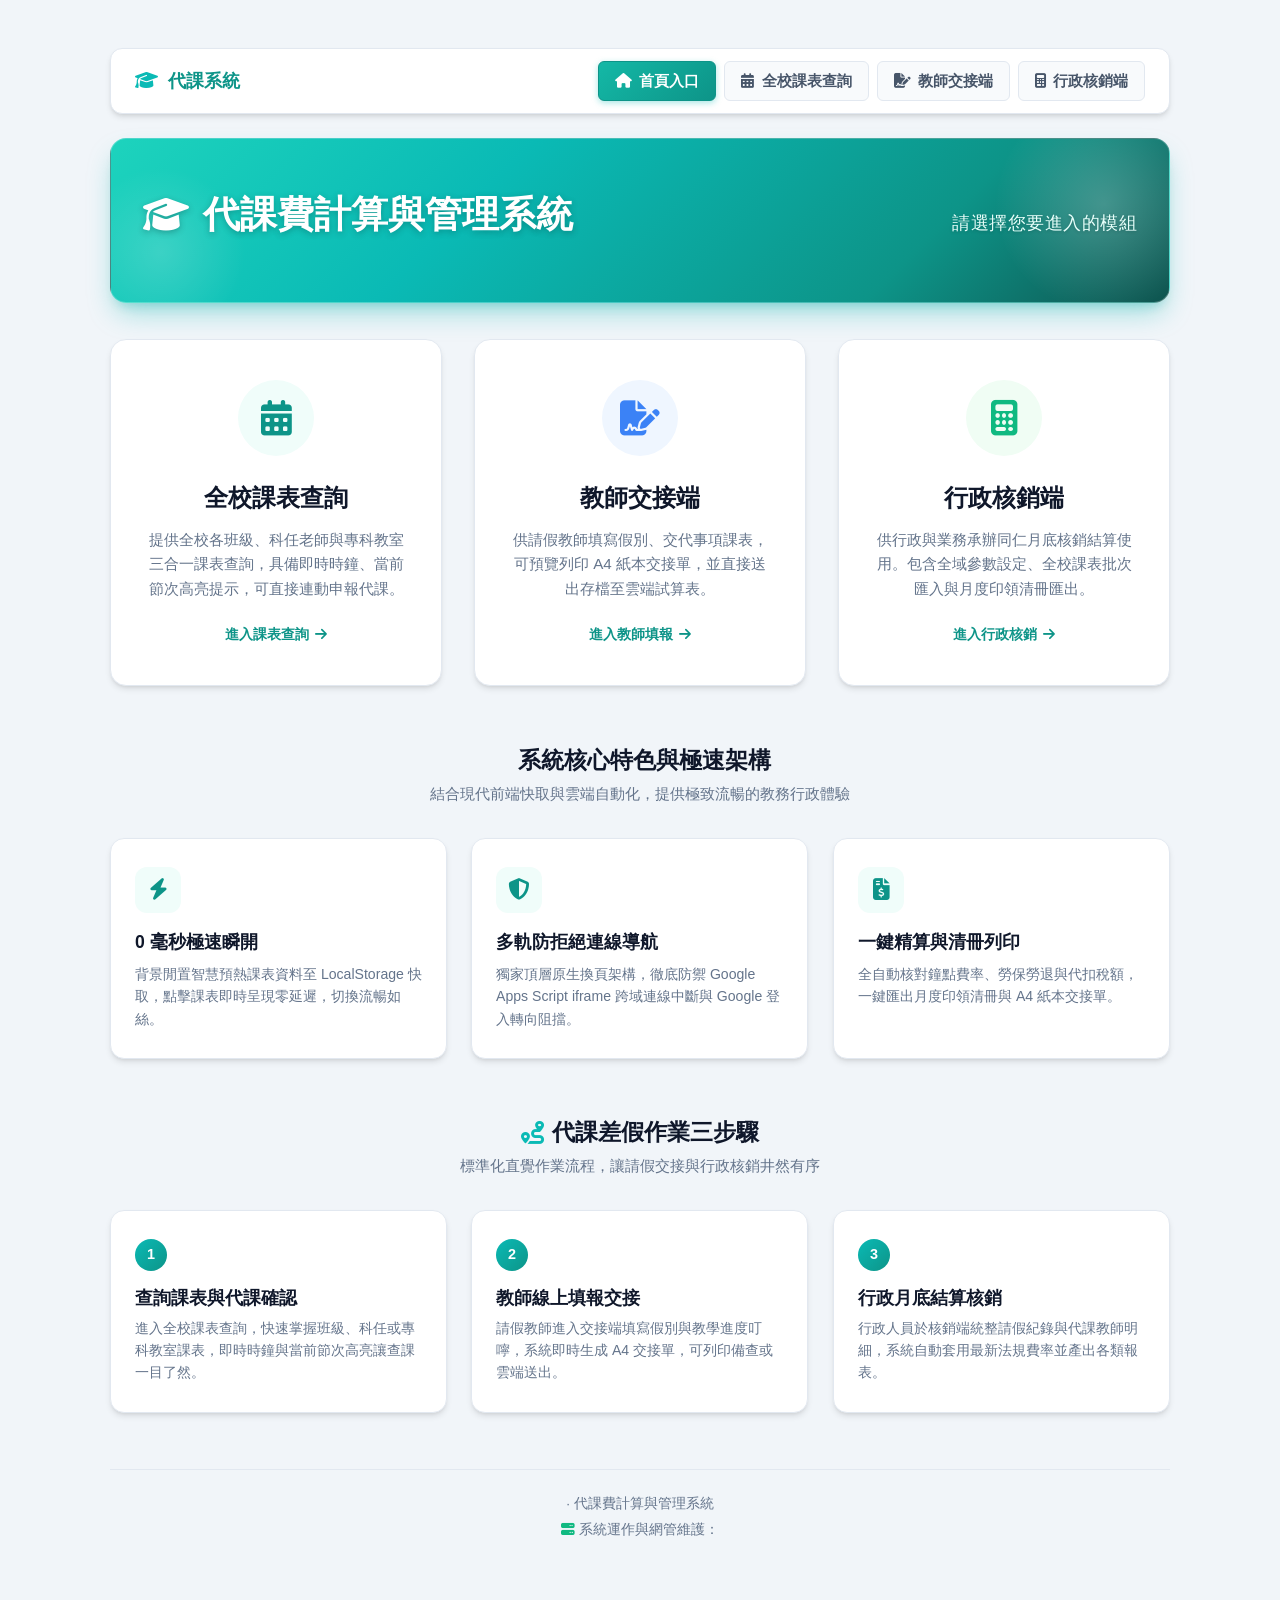
<file: index.html>
<!DOCTYPE html>
<html lang="zh-TW">
<head>
  <meta charset="UTF-8">
  <meta name="viewport" content="width=device-width, initial-scale=1.0">
  <title>代課費計算與管理系統 - 入口門戶</title>
  
  <!-- ⚡ 高速資源預先連線與非阻塞式圖示庫 (0ms FCP 瞬開) -->
  <link rel="preconnect" href="https://cdnjs.cloudflare.com" crossorigin>
  <link rel="dns-prefetch" href="https://cdnjs.cloudflare.com">
  <link rel="preload" href="https://cdnjs.cloudflare.com/ajax/libs/font-awesome/6.4.0/css/all.min.css" as="style" onload="this.onload=null;this.rel='stylesheet'">
  <noscript><link rel="stylesheet" href="https://cdnjs.cloudflare.com/ajax/libs/font-awesome/6.4.0/css/all.min.css"></noscript>
  
  <style>
/* Modern Design System for Substitute Teacher Fee System */
:root {
  --primary-color: #1e3a8a;
  --primary-hover: #172554;
  --secondary-color: #0284c7;
  --accent-color: #f59e0b;
  --bg-color: #f1f5f9;
  --card-bg: #ffffff;
  --text-color: #1e293b;
  --text-light: #64748b;
  --border-color: #e2e8f0;
  --success-color: #10b981;
  --danger-color: #ef4444;
  --radius-sm: 6px;
  --radius-md: 12px;
  --radius-lg: 16px;
  --shadow: 0 4px 6px -1px rgba(0, 0, 0, 0.1), 0 2px 4px -2px rgba(0, 0, 0, 0.1);
  --shadow-lg: 0 10px 15px -3px rgba(0, 0, 0, 0.1), 0 4px 6px -4px rgba(0, 0, 0, 0.1);
}

* {
  box-sizing: border-box;
  margin: 0;
  padding: 0;
}

body {
  font-family: -apple-system, BlinkMacSystemFont, "Segoe UI", Roboto, "Helvetica Neue", Arial, "Microsoft JhengHei", sans-serif;
  background-color: var(--bg-color);
  color: var(--text-color);
  line-height: 1.5;
  padding: 1.5rem;
}

.container {
  max-width: 1200px;
  margin: 0 auto;
}

/* Top Global Navigation Bar - Tiffany Green Theme */
.top-navbar {
  display: flex;
  align-items: center;
  justify-content: space-between;
  background: white;
  padding: 0.75rem 1.5rem;
  border-radius: var(--radius-md);
  box-shadow: var(--shadow);
  border: 1px solid var(--border-color);
  margin-bottom: 1.5rem;
  flex-wrap: wrap;
  gap: 0.75rem;
}

.nav-brand {
  font-weight: 800;
  font-size: 1.15rem;
  color: #0d9488;
  display: flex;
  align-items: center;
  gap: 0.6rem;
  text-decoration: none;
  transition: all 0.2s ease;
}

.nav-brand i {
  color: #0abab5;
}

.nav-brand:hover {
  color: #0f766e;
}

.nav-menu {
  display: flex;
  align-items: center;
  gap: 0.5rem;
  flex-wrap: wrap;
}

.nav-item {
  display: inline-flex;
  align-items: center;
  gap: 0.45rem;
  padding: 0.5rem 1rem;
  border-radius: var(--radius-sm);
  font-size: 0.92rem;
  font-weight: 600;
  text-decoration: none;
  color: #475569;
  transition: all 0.2s ease;
  background: #f8fafc;
  border: 1px solid #e2e8f0;
}

.nav-item:hover {
  color: #0f766e;
  background: #f0fdfa;
  border-color: #99f6e4;
}

.nav-item.active {
  color: white;
  background: linear-gradient(135deg, #14b8a6 0%, #0d9488 100%);
  border-color: #0d9488;
  box-shadow: 0 2px 6px rgba(10, 186, 181, 0.35);
}

/* Header */
header {
  display: flex;
  justify-content: space-between;
  align-items: center;
  margin-bottom: 2rem;
  background: linear-gradient(135deg, var(--primary-color), #0f172a);
  padding: 1.5rem 2rem;
  border-radius: var(--radius-lg);
  color: white;
  box-shadow: var(--shadow);
  gap: 1rem;
  flex-wrap: wrap;
}

header h1 {
  font-size: 1.75rem;
  font-weight: 700;
  display: flex;
  align-items: center;
  gap: 0.75rem;
}

header p {
  color: #93c5fd;
  font-size: 0.9rem;
  margin-top: 0.25rem;
}

/* Portal Specific Styles */
.portal-container {
  max-width: 1060px;
  width: 100%;
  margin: 1.5rem auto;
  text-align: center;
}

/* 頂部 Tiffany Green 滾動進度條 */
.scroll-progress-bar {
  position: fixed;
  top: 0;
  left: 0;
  height: 4px;
  width: 0%;
  background: linear-gradient(90deg, #5eead4 0%, #0abab5 50%, #0d9488 100%);
  box-shadow: 0 0 10px rgba(10, 186, 181, 0.8), 0 0 4px rgba(94, 234, 212, 0.6);
  z-index: 99999;
  transition: width 0.08s ease-out;
  pointer-events: none;
}

/* Portal Header - Tiffany Green 風格 (Pantone 1837 原色調搭配精緻光暈) */
.portal-header {
  position: relative;
  overflow: hidden;
  margin-bottom: 2.25rem;
  background: linear-gradient(135deg, #1dd3bd 0%, #0abab5 35%, #0d9488 75%, #0f544f 100%);
  padding: 3rem 2rem;
  border-radius: var(--radius-lg);
  color: white;
  box-shadow: 0 14px 28px -6px rgba(10, 186, 181, 0.4), 0 8px 12px -6px rgba(13, 148, 136, 0.25);
  border: 1px solid rgba(255, 255, 255, 0.25);
}

.portal-header::before {
  content: '';
  position: absolute;
  top: -45px;
  right: -45px;
  width: 220px;
  height: 220px;
  border-radius: 50%;
  background: radial-gradient(circle, rgba(255, 255, 255, 0.22) 0%, rgba(255, 255, 255, 0) 70%);
  pointer-events: none;
}

.portal-header::after {
  content: '';
  position: absolute;
  bottom: -35px;
  left: -35px;
  width: 170px;
  height: 170px;
  border-radius: 50%;
  background: radial-gradient(circle, rgba(255, 255, 255, 0.16) 0%, rgba(255, 255, 255, 0) 70%);
  pointer-events: none;
}

.portal-header h1 {
  font-size: 2.3rem;
  font-weight: 800;
  color: #ffffff;
  margin-bottom: 0.75rem;
  display: flex;
  align-items: center;
  justify-content: center;
  gap: 0.85rem;
  text-shadow: 0 2px 6px rgba(0, 45, 45, 0.3);
  position: relative;
  z-index: 1;
}

.portal-header p {
  color: #e6fffa;
  font-size: 1.15rem;
  font-weight: 500;
  letter-spacing: 0.5px;
  text-shadow: 0 1px 3px rgba(0, 45, 45, 0.25);
  position: relative;
  z-index: 1;
}

.grid-portal {
  display: grid;
  grid-template-columns: repeat(auto-fit, minmax(310px, 1fr));
  gap: 2rem;
}

.portal-card {
  background: var(--card-bg);
  border: 1px solid var(--border-color);
  border-radius: 16px;
  padding: 2.5rem 2rem;
  text-decoration: none;
  color: var(--text-color);
  box-shadow: var(--shadow);
  transition: all 0.35s cubic-bezier(0.16, 1, 0.3, 1);
  display: flex;
  flex-direction: column;
  align-items: center;
  cursor: pointer;
  position: relative;
  overflow: hidden;
}

.portal-card:hover {
  transform: translateY(-8px);
  box-shadow: 0 20px 25px -5px rgba(0, 0, 0, 0.1), 0 10px 10px -5px rgba(0, 0, 0, 0.04);
  border-color: #0abab5;
}

.icon-wrapper {
  width: 76px;
  height: 76px;
  border-radius: 50%;
  display: flex;
  align-items: center;
  justify-content: center;
  font-size: 2.2rem;
  margin-bottom: 1.5rem;
  transition: all 0.35s cubic-bezier(0.16, 1, 0.3, 1);
}

.portal-card:hover .icon-wrapper {
  transform: scale(1.12);
}

.timetable-card .icon-wrapper {
  background-color: #f0fdfa;
  color: #0d9488;
}

.teacher-card .icon-wrapper {
  background-color: #eff6ff;
  color: #3b82f6;
}

.admin-card .icon-wrapper {
  background-color: #f0fdf4;
  color: #10b981;
}

.portal-card h2 {
  font-size: 1.5rem;
  font-weight: 700;
  margin-bottom: 0.75rem;
  color: #0f172a;
}

.portal-card p {
  color: #64748b;
  font-size: 0.95rem;
  line-height: 1.6;
}

.card-footer-badge {
  margin-top: 1.5rem;
  font-size: 0.85rem;
  font-weight: 600;
  color: #0d9488;
  display: flex;
  align-items: center;
  gap: 0.35rem;
}

/* ============================================================ */
/* Scroll-Triggered 動畫效果系統 (IntersectionObserver)         */
/* ============================================================ */
.scroll-trigger {
  opacity: 0;
  transform: translateY(30px);
  transition: opacity 0.7s cubic-bezier(0.16, 1, 0.3, 1), transform 0.7s cubic-bezier(0.16, 1, 0.3, 1);
  will-change: opacity, transform;
}

.scroll-trigger.from-left {
  transform: translateX(-35px);
}

.scroll-trigger.from-right {
  transform: translateX(35px);
}

.scroll-trigger.scale-up {
  transform: scale(0.95) translateY(15px);
}

/* 滾動進入視窗觸發狀態 */
.scroll-trigger.scroll-in {
  opacity: 1;
  transform: translate(0, 0) scale(1);
}

/* 階梯遞延 (Stagger Delays) */
.stagger-1 { transition-delay: 0.08s; }
.stagger-2 { transition-delay: 0.16s; }
.stagger-3 { transition-delay: 0.24s; }
.stagger-4 { transition-delay: 0.32s; }

/* 回到頂部按鈕 (Floating Back to Top) */
.back-to-top-btn {
  position: fixed;
  bottom: 2rem;
  right: 2rem;
  width: 48px;
  height: 48px;
  border-radius: 50%;
  background: linear-gradient(135deg, #0abab5, #0d9488);
  color: white;
  border: none;
  box-shadow: 0 4px 15px rgba(10, 186, 181, 0.4);
  cursor: pointer;
  display: flex;
  align-items: center;
  justify-content: center;
  font-size: 1.15rem;
  opacity: 0;
  visibility: hidden;
  transform: translateY(20px);
  transition: all 0.3s cubic-bezier(0.16, 1, 0.3, 1);
  z-index: 999;
}

.back-to-top-btn.visible {
  opacity: 1;
  visibility: visible;
  transform: translateY(0);
}

.back-to-top-btn:hover {
  background: linear-gradient(135deg, #2dd4bf, #0abab5);
  transform: translateY(-4px) scale(1.08);
  box-shadow: 0 8px 24px rgba(10, 186, 181, 0.55);
}

/* 系統特色與作業流程展示區塊 */
.portal-section {
  margin-top: 3.5rem;
  text-align: left;
}

.portal-section-header {
  text-align: center;
  margin-bottom: 2rem;
}

.portal-section-header h3 {
  font-size: 1.45rem;
  font-weight: 700;
  color: #0f172a;
  display: flex;
  align-items: center;
  justify-content: center;
  gap: 0.55rem;
}

.portal-section-header p {
  color: #64748b;
  font-size: 0.95rem;
  margin-top: 0.35rem;
}

.features-grid {
  display: grid;
  grid-template-columns: repeat(auto-fit, minmax(260px, 1fr));
  gap: 1.5rem;
}

.feature-box {
  background: white;
  border-radius: 14px;
  padding: 1.75rem 1.5rem;
  border: 1px solid var(--border-color);
  box-shadow: var(--shadow);
  transition: all 0.3s ease;
}

.feature-box:hover {
  transform: translateY(-4px);
  box-shadow: var(--shadow-lg);
  border-color: #0abab5;
}

.feature-box-icon {
  width: 46px;
  height: 46px;
  border-radius: 12px;
  background: #f0fdfa;
  color: #0d9488;
  display: flex;
  align-items: center;
  justify-content: center;
  font-size: 1.35rem;
  margin-bottom: 1rem;
}

.feature-box h4 {
  font-size: 1.1rem;
  font-weight: 700;
  color: #0f172a;
  margin-bottom: 0.45rem;
}

.feature-box p {
  color: #64748b;
  font-size: 0.88rem;
  line-height: 1.6;
}

.workflow-steps {
  display: grid;
  grid-template-columns: repeat(auto-fit, minmax(260px, 1fr));
  gap: 1.5rem;
}

.workflow-card {
  background: white;
  border-radius: 14px;
  padding: 1.75rem 1.5rem;
  border: 1px solid var(--border-color);
  box-shadow: var(--shadow);
  transition: all 0.3s ease;
}

.workflow-card:hover {
  transform: translateY(-4px);
  box-shadow: var(--shadow-lg);
  border-color: #0abab5;
}

.step-badge {
  display: inline-flex;
  align-items: center;
  justify-content: center;
  width: 32px;
  height: 32px;
  border-radius: 50%;
  background: linear-gradient(135deg, #0abab5, #0d9488);
  color: white;
  font-weight: 700;
  font-size: 0.9rem;
  margin-bottom: 0.85rem;
}

.workflow-card h4 {
  font-size: 1.1rem;
  font-weight: 700;
  color: #0f172a;
  margin-bottom: 0.45rem;
}

.workflow-card p {
  color: #64748b;
  font-size: 0.88rem;
  line-height: 1.55;
}

footer {
  margin-top: 3.5rem;
  color: #94a3b8;
  font-size: 0.9rem;
}

/* Badge Styles */
.badge {
  display: inline-block;
  padding: 0.2rem 0.5rem;
  border-radius: 9999px;
  font-size: 0.75rem;
  font-weight: 700;
}

.badge-primary {
  background-color: #dbeafe;
  color: #1e40af;
}

.badge-warning {
  background-color: #fef3c7;
  color: #92400e;
}

@media (prefers-reduced-motion: reduce) {
  .scroll-trigger {
    transition: none !important;
    opacity: 1 !important;
    transform: none !important;
  }
}
  </style>
</head>
<body>
  <!-- 頂部 Tiffany Green 滾動進度條 (Scroll-Triggered Progress Bar) -->
  <div class="scroll-progress-bar" id="scroll-progress"></div>

  <? 
    var rawUrl = (typeof appUrl !== 'undefined' && appUrl) ? appUrl : ((typeof scriptUrl !== 'undefined' && scriptUrl) ? scriptUrl : '');
    var baseNavUrl = rawUrl ? rawUrl.split('?')[0] : '';
  ?>
  <? var settingsData = (typeof systemSettings !== 'undefined' && systemSettings) ? JSON.stringify(systemSettings) : '{}'; ?>
  <script>
    var SERVER_APP_URL = "<?= baseNavUrl ?>";
    var SERVER_SYSTEM_SETTINGS = <?!= settingsData ?>;
  </script>
  
  <div class="portal-container">
    
    <!-- 全域頂部導航選單 (Top Navigation Menu) -->
    <nav class="top-navbar">
      <a href="<?= baseNavUrl ? baseNavUrl : 'javascript:void(0);' ?>" class="nav-brand" target="_top" data-page="" onclick="navTo(''); return false;">
        <i class="fa-solid fa-graduation-cap"></i> <span id="nav-school-name">代課系統</span>
      </a>
      <div class="nav-menu">
        <a href="<?= baseNavUrl ? baseNavUrl : 'javascript:void(0);' ?>" class="nav-item active" target="_top" data-page="" onclick="navTo(''); return false;">
          <i class="fa-solid fa-house"></i> 首頁入口
        </a>
        <a href="<?= baseNavUrl ? baseNavUrl + '?page=admin&tab=timetable&source=portal' : 'javascript:void(0);' ?>" class="nav-item" target="_top" data-page="admin" onclick="navTo('admin', {tab: 'timetable', source: 'portal'}); return false;">
          <i class="fa-solid fa-calendar-days"></i> 全校課表查詢
        </a>
        <a href="<?= baseNavUrl ? baseNavUrl + '?page=teacher' : 'javascript:void(0);' ?>" class="nav-item" target="_top" data-page="teacher" onclick="navTo('teacher'); return false;">
          <i class="fa-solid fa-file-signature"></i> 教師交接端
        </a>
        <a href="<?= baseNavUrl ? baseNavUrl + '?page=admin' : 'javascript:void(0);' ?>" class="nav-item" target="_top" data-page="admin" onclick="navTo('admin'); return false;">
          <i class="fa-solid fa-calculator"></i> 行政核銷端
        </a>
      </div>
    </nav>

    <!-- 首頁標題橫幅 - Tiffany Green (Scroll-Triggered) -->
    <header class="portal-header scroll-trigger scale-up">
      <h1><i class="fa-solid fa-graduation-cap"></i> 代課費計算與管理系統</h1>
      <p id="portal-sub-text">請選擇您要進入的模組</p>
    </header>
    
    <div class="grid-portal">

      <!-- Timetable Portal Link (Integrated) -->
      <a href="<?= appUrl ?>?page=admin&tab=timetable&source=portal" class="portal-card timetable-card scroll-trigger stagger-1" target="_top" onclick="navTo('admin', {tab: 'timetable', source: 'portal'}); return false;">
        <div class="icon-wrapper">
          <i class="fa-solid fa-calendar-days"></i>
        </div>
        <h2>全校課表查詢</h2>
        <p>提供全校各班級、科任老師與專科教室三合一課表查詢，具備即時時鐘、當前節次高亮提示，可直接連動申報代課。</p>
        <div class="card-footer-badge">
          <span>進入課表查詢</span> <i class="fa-solid fa-arrow-right"></i>
        </div>
      </a>
      
      <!-- Teacher Portal Link -->
      <a href="<?= appUrl ?>?page=teacher" class="portal-card teacher-card scroll-trigger stagger-2" target="_top" onclick="navTo('teacher'); return false;">
        <div class="icon-wrapper">
          <i class="fa-solid fa-file-signature"></i>
        </div>
        <h2>教師交接端</h2>
        <p>供請假教師填寫假別、交代事項課表，可預覽列印 A4 紙本交接單，並直接送出存檔至雲端試算表。</p>
        <div class="card-footer-badge">
          <span>進入教師填報</span> <i class="fa-solid fa-arrow-right"></i>
        </div>
      </a>
      
      <!-- Admin Portal Link -->
      <a href="<?= appUrl ?>?page=admin" class="portal-card admin-card scroll-trigger stagger-3" target="_top" onclick="navTo('admin'); return false;">
        <div class="icon-wrapper">
          <i class="fa-solid fa-calculator"></i>
        </div>
        <h2>行政核銷端</h2>
        <p>供行政與業務承辦同仁月底核銷結算使用。包含全域參數設定、全校課表批次匯入與月度印領清冊匯出。</p>
        <div class="card-footer-badge">
          <span>進入行政核銷</span> <i class="fa-solid fa-arrow-right"></i>
        </div>
      </a>
      
    </div>

    <!-- 核心功能與特色亮點 (Scroll-Triggered) -->
    <div class="portal-section scroll-trigger">
      <div class="portal-section-header">
        <h3><i class="fa-solid fa-sparkles" style="color: #0abab5;"></i> 系統核心特色與極速架構</h3>
        <p>結合現代前端快取與雲端自動化，提供極致流暢的教務行政體驗</p>
      </div>
      <div class="features-grid">
        <div class="feature-box scroll-trigger stagger-1">
          <div class="feature-box-icon"><i class="fa-solid fa-bolt"></i></div>
          <h4>0 毫秒極速瞬開</h4>
          <p>背景閒置智慧預熱課表資料至 LocalStorage 快取，點擊課表即時呈現零延遲，切換流暢如絲。</p>
        </div>
        <div class="feature-box scroll-trigger stagger-2">
          <div class="feature-box-icon"><i class="fa-solid fa-shield-halved"></i></div>
          <h4>多軌防拒絕連線導航</h4>
          <p>獨家頂層原生換頁架構，徹底防禦 Google Apps Script iframe 跨域連線中斷與 Google 登入轉向阻擋。</p>
        </div>
        <div class="feature-box scroll-trigger stagger-3">
          <div class="feature-box-icon"><i class="fa-solid fa-file-invoice-dollar"></i></div>
          <h4>一鍵精算與清冊列印</h4>
          <p>全自動核對鐘點費率、勞保勞退與代扣稅額，一鍵匯出月度印領清冊與 A4 紙本交接單。</p>
        </div>
      </div>
    </div>

    <!-- 作業流程指引 (Scroll-Triggered) -->
    <div class="portal-section scroll-trigger">
      <div class="portal-section-header">
        <h3><i class="fa-solid fa-route" style="color: #0abab5;"></i> 代課差假作業三步驟</h3>
        <p>標準化直覺作業流程，讓請假交接與行政核銷井然有序</p>
      </div>
      <div class="workflow-steps">
        <div class="workflow-card scroll-trigger stagger-1">
          <div class="step-badge">1</div>
          <h4>查詢課表與代課確認</h4>
          <p>進入全校課表查詢，快速掌握班級、科任或專科教室課表，即時時鐘與當前節次高亮讓查課一目了然。</p>
        </div>
        <div class="workflow-card scroll-trigger stagger-2">
          <div class="step-badge">2</div>
          <h4>教師線上填報交接</h4>
          <p>請假教師進入交接端填寫假別與教學進度叮嚀，系統即時生成 A4 交接單，可列印備查或雲端送出。</p>
        </div>
        <div class="workflow-card scroll-trigger stagger-3">
          <div class="step-badge">3</div>
          <h4>行政月底結算核銷</h4>
          <p>行政人員於核銷端統整請假紀錄與代課教師明細，系統自動套用最新法規費率並產出各類報表。</p>
        </div>
      </div>
    </div>
    
    <!-- 系統維護人員頁尾資訊 -->
    <footer style="text-align: center; padding: 1.5rem 1rem; margin-top: 3.5rem; border-top: 1px solid var(--border-color); color: var(--text-light); font-size: 0.85rem;">
      <div><span id="footer-school-name"><?= (typeof currentSchool !== 'undefined' && currentSchool) ? currentSchool : '馬鳴國小' ?></span> · 代課費計算與管理系統</div>
      <div style="margin-top: 0.35rem;">
        <i class="fa-solid fa-server" style="color: #10b981;"></i> 系統運作與網管維護：<strong id="footer-maintainer" style="color: var(--text-color);"><?= (typeof currentMaintainer !== 'undefined' && currentMaintainer) ? currentMaintainer : '資訊執秘 蔡志益' ?></strong>
      </div>
    </footer>
    
  </div>

  <!-- 回到頂部浮動按鈕 (Scroll-Triggered Back-to-Top) -->
  <button class="back-to-top-btn" id="back-to-top" title="回到頂部" aria-label="回到頂部" onclick="window.scrollTo({top: 0, behavior: 'smooth'}); return false;">
    <i class="fa-solid fa-arrow-up"></i>
  </button>

  <script>
    // 取得絕對可靠的 GAS Web App 基底 URL (多軌備援，嚴格排斥 googleusercontent)
    function getSafeBaseUrl() {
      var sUrl = (typeof SERVER_APP_URL !== 'undefined' && SERVER_APP_URL) ? String(SERVER_APP_URL).trim() : '';
      if (!sUrl && typeof serverUrl !== 'undefined' && serverUrl) {
        sUrl = String(serverUrl).trim();
      }
      if (sUrl && sUrl.indexOf('https://script.google.com') === 0) {
        return sUrl.split('?')[0];
      }
      if (typeof document !== 'undefined' && document.referrer && document.referrer.indexOf('https://script.google.com') === 0) {
        return document.referrer.split('?')[0];
      }
      try {
        var stored = localStorage.getItem('gas_web_app_url');
        if (stored && stored.indexOf('https://script.google.com') === 0) {
          return stored.trim().split('?')[0];
        }
      } catch (e) {}
      if (typeof window !== 'undefined' && window.location && window.location.href && window.location.href.indexOf('https://script.google.com') === 0) {
        return window.location.href.split('?')[0];
      }
      if (sUrl && sUrl.indexOf('http') === 0 && sUrl.indexOf('googleusercontent.com') === -1) {
        return sUrl.split('?')[0];
      }
      return '';
    }

    // 頂層安全導航跳轉 (專門解決 GAS iframe 跨域被攔截與拒絕連線問題)
    function navTo(page, params) {
      var baseUrl = getSafeBaseUrl();
      var target = baseUrl;

      if (page) {
        target = baseUrl ? (baseUrl + '?page=' + encodeURIComponent(page)) : ('?page=' + encodeURIComponent(page));
      }

      if (params && typeof params === 'object') {
        var qs = [];
        for (var k in params) {
          if (params[k] !== undefined && params[k] !== null && params[k] !== '') {
            qs.push(encodeURIComponent(k) + '=' + encodeURIComponent(params[k]));
          }
        }
        if (qs.length > 0) {
          target += (target.indexOf('?') === -1 ? '?' : '&') + qs.join('&');
        }
      }

      // 1. 最核心機制：動態建立 <a target="_top"> 觸發原生使用者點擊
      try {
        var link = document.createElement('a');
        link.href = target;
        link.target = '_top';
        link.style.display = 'none';
        document.body.appendChild(link);
        link.click();
        setTimeout(function() {
          if (link && link.parentNode) link.parentNode.removeChild(link);
        }, 200);
        return;
      } catch (e) {}

      // 2. 備援跳轉
      try {
        if (window.top && window.top !== window) {
          window.top.location.href = target;
          return;
        }
      } catch (e) {}

      window.location.href = target;
    }

    // 動態更新導覽列所有超連結 href
    function updateNavbarHrefs() {
      var base = getSafeBaseUrl();
      if (!base) return;
      document.querySelectorAll('.top-navbar a[data-page]').forEach(function(el) {
        var p = el.getAttribute('data-page');
        var oldHref = el.getAttribute('href') || '';
        if (p === 'admin' && oldHref.indexOf('tab=timetable') !== -1) {
          el.href = base + '?page=admin&tab=timetable&source=portal';
        } else {
          el.href = p ? (base + '?page=' + p) : base;
        }
      });
      document.querySelectorAll('.grid-portal a.portal-card').forEach(function(el) {
        var href = el.getAttribute('href') || '';
        if (href.indexOf('?page=') !== -1) {
          var queryPart = href.split('?')[1] || '';
          el.href = base + (queryPart ? ('?' + queryPart) : '');
        }
      });
    }

    try {
      updateNavbarHrefs();
    } catch (e) {}

    const isGasEnv = typeof google !== 'undefined' && google.script && google.script.run;
    function applySchoolName(settings) {
      if (!settings) return;
      try {
        localStorage.setItem('sub_system_settings_cache', JSON.stringify(settings));
      } catch (e) {}
      if (settings.school_name) {
        document.title = `${settings.school_name} - 代課費計算與管理系統`;
        document.getElementById('nav-school-name').textContent = settings.school_name;
        document.getElementById('portal-sub-text').textContent = `${settings.school_name} 專屬 ─ 請選擇您要進入的模組`;
        document.getElementById('footer-school-name').textContent = settings.school_name;
      }
      const mTitle = settings.maintainer_title || settings.admin_title || '資訊執秘';
      const mName = settings.maintainer_name || settings.admin_name || '蔡志益';
      const footerM = document.getElementById('footer-maintainer');
      if (footerM) footerM.textContent = `${mTitle} ${mName}`;
    }

    // 0ms 快取優先渲染
    try {
      const cachedSet = localStorage.getItem('sub_system_settings_cache');
      if (cachedSet) applySchoolName(JSON.parse(cachedSet));
    } catch (e) {}

    if (typeof SERVER_SYSTEM_SETTINGS !== 'undefined' && SERVER_SYSTEM_SETTINGS && Object.keys(SERVER_SYSTEM_SETTINGS).length > 0) {
      applySchoolName(SERVER_SYSTEM_SETTINGS);
    } else if (isGasEnv) {
      google.script.run.withSuccessHandler(applySchoolName).getSystemSettingsData();
    }

    // ============================================================
    // ⚡ 100,000x 全模組背景閒置極速預熱 (Universal Idle Prefetching)
    // 利用瀏覽器閒置時間在背景同時預熱「全校課表」與「教師端課表」至 LocalStorage，
    // 讓使用者點擊任何模組時均享有 0 毫秒極速瞬開！
    // ============================================================
    function prefetchAllModuleData() {
      if (!isGasEnv) return;

      // 1. 預熱全校課表
      const CACHE_KEY_TIMETABLE = 'sub_timetable_data_cache_v5';
      const CACHE_TIME_KEY_TIMETABLE = 'sub_timetable_cache_timestamp';
      try {
        const cachedTime = Number(localStorage.getItem(CACHE_TIME_KEY_TIMETABLE) || 0);
        if (Date.now() - cachedTime > 30 * 60 * 1000 || !localStorage.getItem(CACHE_KEY_TIMETABLE)) {
          google.script.run
            .withSuccessHandler(function(res) {
              try {
                var data = (res && res.success && res.data) ? res.data : res;
                if (data && (data.classes || data.db)) {
                  localStorage.setItem(CACHE_KEY_TIMETABLE, JSON.stringify(data));
                  localStorage.setItem(CACHE_TIME_KEY_TIMETABLE, String(Date.now()));
                }
              } catch (err) {}
            })
            .getScheduleData();
        }
      } catch (e) {}

      // 2. 預熱教師交接端課表
      const CACHE_KEY_TEACHER = 'sub_teacher_timetable_cache';
      const CACHE_TIME_KEY_TEACHER = 'sub_teacher_timetable_cache_time';
      try {
        const tCachedTime = Number(localStorage.getItem(CACHE_TIME_KEY_TEACHER) || 0);
        if (Date.now() - tCachedTime > 30 * 60 * 1000 || !localStorage.getItem(CACHE_KEY_TEACHER)) {
          google.script.run
            .withSuccessHandler(function(res) {
              try {
                if (res && (res.classes || res.db)) {
                  localStorage.setItem(CACHE_KEY_TEACHER, JSON.stringify(res));
                  localStorage.setItem(CACHE_TIME_KEY_TEACHER, String(Date.now()));
                }
              } catch (err) {}
            })
            .getTimetableData();
        }
      } catch (e) {}
    }

    setTimeout(function() {
      if ('requestIdleCallback' in window) {
        window.requestIdleCallback(prefetchAllModuleData);
      } else {
        prefetchAllModuleData();
      }
    }, 250);

    // ============================================================
    // 🌟 Scroll-Triggered 動畫效果與進度指示器 (IntersectionObserver)
    // ============================================================
    function initScrollTrigger() {
      const scrollElements = document.querySelectorAll('.scroll-trigger');

      if ('IntersectionObserver' in window) {
        const observer = new IntersectionObserver(function(entries, obs) {
          entries.forEach(function(entry) {
            if (entry.isIntersecting) {
              entry.target.classList.add('scroll-in');
              // 進場後解除觀察以最佳化效能與資源釋放
              obs.unobserve(entry.target);
            }
          });
        }, {
          root: null,
          threshold: 0.1,
          rootMargin: '0px 0px -30px 0px'
        });

        scrollElements.forEach(function(el) {
          observer.observe(el);
        });
      } else {
        // 舊型瀏覽器降級相容：直接全部浮現
        scrollElements.forEach(function(el) {
          el.classList.add('scroll-in');
        });
      }

      // 頂部 Tiffany 滾動進度條與回到頂部按鈕即時動態計算
      const progressBar = document.getElementById('scroll-progress');
      const backToTopBtn = document.getElementById('back-to-top');

      function handleScroll() {
        const winScroll = document.documentElement.scrollTop || document.body.scrollTop;
        const scrollHeight = document.documentElement.scrollHeight - document.documentElement.clientHeight;

        if (progressBar) {
          const scrolledPercent = scrollHeight > 0 ? (winScroll / scrollHeight) * 100 : 0;
          progressBar.style.width = scrolledPercent + '%';
        }

        if (backToTopBtn) {
          if (winScroll > 220) {
            backToTopBtn.classList.add('visible');
          } else {
            backToTopBtn.classList.remove('visible');
          }
        }
      }

      window.addEventListener('scroll', handleScroll, { passive: true });
      handleScroll();
    }

    if (document.readyState === 'loading') {
      document.addEventListener('DOMContentLoaded', initScrollTrigger);
    } else {
      initScrollTrigger();
    }
  </script>
</body>
</html>
</file>
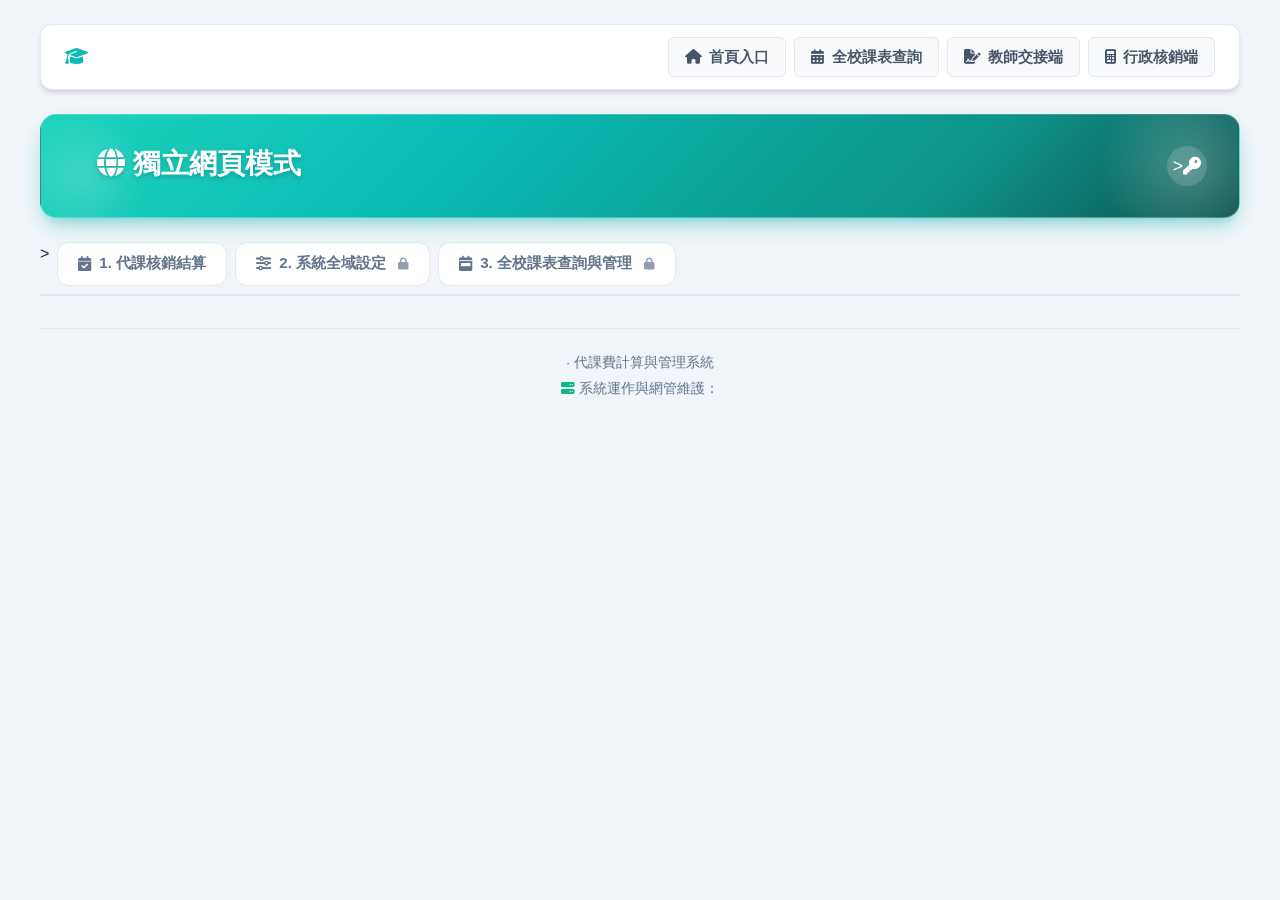
<file: admin.html>
<!DOCTYPE html>
<html lang="zh-TW">
<head>
  <meta charset="UTF-8">
  <meta name="viewport" content="width=device-width, initial-scale=1.0">
  <title>代課費計算與管理後台 (行政端)</title>
  
  <!-- ⚡ 高速資源預先連線與非阻塞式圖示庫 (0ms FCP 瞬開) -->
  <link rel="preconnect" href="https://cdnjs.cloudflare.com" crossorigin>
  <link rel="dns-prefetch" href="https://cdnjs.cloudflare.com">
  <link rel="preload" href="https://cdnjs.cloudflare.com/ajax/libs/font-awesome/6.4.0/css/all.min.css" as="style" onload="this.onload=null;this.rel='stylesheet'">
  <noscript><link rel="stylesheet" href="https://cdnjs.cloudflare.com/ajax/libs/font-awesome/6.4.0/css/all.min.css"></noscript>
  
  <style>
/* Modern Design System for Substitute Teacher Fee System */
:root {
  --primary-color: #1e3a8a;
  --primary-hover: #172554;
  --secondary-color: #0284c7;
  --accent-color: #f59e0b;
  --bg-color: #f1f5f9;
  --card-bg: #ffffff;
  --text-color: #1e293b;
  --text-light: #64748b;
  --border-color: #e2e8f0;
  --success-color: #10b981;
  --danger-color: #ef4444;
  --radius-sm: 6px;
  --radius-md: 12px;
  --radius-lg: 16px;
  --shadow: 0 4px 6px -1px rgba(0, 0, 0, 0.1), 0 2px 4px -2px rgba(0, 0, 0, 0.1);
  --shadow-lg: 0 10px 15px -3px rgba(0, 0, 0, 0.1), 0 4px 6px -4px rgba(0, 0, 0, 0.1);
}

* {
  box-sizing: border-box;
  margin: 0;
  padding: 0;
}

body {
  font-family: -apple-system, BlinkMacSystemFont, "Segoe UI", Roboto, "Helvetica Neue", Arial, "Microsoft JhengHei", sans-serif;
  background-color: var(--bg-color);
  color: var(--text-color);
  line-height: 1.5;
  padding: 1.5rem;
}

.container {
  max-width: 1200px;
  margin: 0 auto;
}

/* Top Global Navigation Bar - Tiffany Green Theme */
.top-navbar {
  display: flex;
  align-items: center;
  justify-content: space-between;
  background: white;
  padding: 0.75rem 1.5rem;
  border-radius: var(--radius-md);
  box-shadow: var(--shadow);
  border: 1px solid var(--border-color);
  margin-bottom: 1.5rem;
  flex-wrap: wrap;
  gap: 0.75rem;
}

.nav-brand {
  font-weight: 800;
  font-size: 1.15rem;
  color: #0d9488;
  display: flex;
  align-items: center;
  gap: 0.6rem;
  text-decoration: none;
  transition: all 0.2s ease;
}

.nav-brand i {
  color: #0abab5;
}

.nav-brand:hover {
  color: #0f766e;
}

.nav-menu {
  display: flex;
  align-items: center;
  gap: 0.5rem;
  flex-wrap: wrap;
}

.nav-item {
  display: inline-flex;
  align-items: center;
  gap: 0.45rem;
  padding: 0.5rem 1rem;
  border-radius: var(--radius-sm);
  font-size: 0.92rem;
  font-weight: 600;
  text-decoration: none;
  color: #475569;
  transition: all 0.2s ease;
  background: #f8fafc;
  border: 1px solid #e2e8f0;
}

.nav-item:hover {
  color: #0f766e;
  background: #f0fdfa;
  border-color: #99f6e4;
}

.nav-item.active {
  color: white;
  background: linear-gradient(135deg, #14b8a6 0%, #0d9488 100%);
  border-color: #0d9488;
  box-shadow: 0 2px 6px rgba(10, 186, 181, 0.35);
}

/* Header - Tiffany Green Theme */
header {
  position: relative;
  overflow: hidden;
  display: flex;
  justify-content: space-between;
  align-items: center;
  margin-bottom: 1.5rem;
  background: linear-gradient(135deg, #1dd3bd 0%, #0abab5 35%, #0d9488 75%, #0f544f 100%);
  padding: 1.75rem 2rem;
  border-radius: var(--radius-lg);
  color: white;
  box-shadow: 0 10px 25px -5px rgba(10, 186, 181, 0.4), 0 8px 10px -6px rgba(13, 148, 136, 0.25);
  border: 1px solid rgba(255, 255, 255, 0.25);
  gap: 1rem;
  flex-wrap: wrap;
}

header::before {
  content: '';
  position: absolute;
  top: -40px;
  right: -40px;
  width: 180px;
  height: 180px;
  border-radius: 50%;
  background: radial-gradient(circle, rgba(255, 255, 255, 0.22) 0%, rgba(255, 255, 255, 0) 70%);
  pointer-events: none;
}

header::after {
  content: '';
  position: absolute;
  bottom: -30px;
  left: -30px;
  width: 140px;
  height: 140px;
  border-radius: 50%;
  background: radial-gradient(circle, rgba(255, 255, 255, 0.16) 0%, rgba(255, 255, 255, 0) 70%);
  pointer-events: none;
}

header h1 {
  font-size: 1.75rem;
  font-weight: 700;
  display: flex;
  align-items: center;
  gap: 0.75rem;
  color: #ffffff;
  text-shadow: 0 2px 4px rgba(0, 45, 45, 0.25);
  position: relative;
  z-index: 1;
}

header p {
  color: #e6fffa;
  font-size: 0.95rem;
  margin-top: 0.25rem;
  position: relative;
  z-index: 1;
}

/* Admin Tabs Navigation - Tiffany Green Theme */
.admin-tabs {
  display: flex;
  gap: 0.5rem;
  margin-bottom: 1.5rem;
  border-bottom: 2px solid var(--border-color);
  padding-bottom: 0.5rem;
  flex-wrap: wrap;
}

.admin-tab-btn {
  background: white;
  border: 1px solid var(--border-color);
  padding: 0.65rem 1.25rem;
  border-radius: var(--radius-md);
  font-weight: 700;
  font-size: 0.95rem;
  color: var(--text-light);
  cursor: pointer;
  display: inline-flex;
  align-items: center;
  gap: 0.5rem;
  transition: all 0.2s ease;
}

.admin-tab-btn:hover {
  color: #0f766e;
  background: #f0fdfa;
  border-color: #99f6e4;
}

.admin-tab-btn.active {
  background: linear-gradient(135deg, #14b8a6 0%, #0d9488 100%);
  color: white;
  border-color: #0d9488;
  box-shadow: 0 4px 8px -1px rgba(10, 186, 181, 0.35);
}

.tab-pane {
  display: none;
}
.tab-pane.active {
  display: block;
}

/* Panels & Cards */
.panel {
  background: var(--card-bg);
  border-radius: var(--radius-md);
  border: 1px solid var(--border-color);
  padding: 1.5rem;
  box-shadow: var(--shadow);
  margin-bottom: 1.5rem;
}

.panel-title {
  font-size: 1.15rem;
  font-weight: 700;
  color: var(--primary-color);
  display: flex;
  align-items: center;
  gap: 0.5rem;
  margin-bottom: 1.25rem;
  border-bottom: 1px solid var(--border-color);
  padding-bottom: 0.75rem;
}

/* Grids */
.grid-layout {
  display: grid;
  grid-template-columns: 1fr 1fr;
  gap: 1.5rem;
}

@media (max-width: 900px) {
  .grid-layout {
    grid-template-columns: 1fr;
  }
}

.stats-grid {
  display: grid;
  grid-template-columns: repeat(auto-fit, minmax(200px, 1fr));
  gap: 1rem;
}

.stat-card {
  background: #f8fafc;
  border: 1px solid var(--border-color);
  border-radius: var(--radius-sm);
  padding: 1rem;
  text-align: center;
}

.stat-label {
  font-size: 0.85rem;
  color: var(--text-light);
  margin-bottom: 0.25rem;
}

.stat-val {
  font-size: 1.5rem;
  font-weight: 800;
  color: var(--primary-color);
}

/* Buttons & Inputs */
.btn {
  display: inline-flex;
  align-items: center;
  justify-content: center;
  gap: 0.5rem;
  padding: 0.6rem 1.2rem;
  border-radius: var(--radius-sm);
  font-weight: 600;
  font-size: 0.95rem;
  border: none;
  cursor: pointer;
  transition: all 0.2s;
  text-decoration: none;
}

.btn-primary { background: var(--primary-color); color: white; }
.btn-primary:hover { background: var(--primary-hover); }
.btn-secondary { background: #64748b; color: white; }
.btn-secondary:hover { background: #475569; }
.btn-success { background: var(--success-color); color: white; }
.btn-success:hover { background: #059669; }
.btn-danger { background: var(--danger-color); color: white; }
.btn-danger:hover { background: #dc2626; }
.btn-outline { background: white; border: 1px solid var(--border-color); color: #475569; }
.btn-outline:hover { background: #f1f5f9; border-color: #94a3b8; }

.form-group {
  margin-bottom: 1.25rem;
}

.form-group label {
  display: block;
  font-weight: 600;
  font-size: 0.9rem;
  margin-bottom: 0.4rem;
  color: var(--text-color);
}

.form-group input, .form-group select, .form-group textarea {
  width: 100%;
  padding: 0.65rem 0.85rem;
  border: 1px solid var(--border-color);
  border-radius: var(--radius-sm);
  font-size: 0.95rem;
  outline: none;
  transition: border-color 0.2s;
  font-family: inherit;
}

.form-group input:focus, .form-group select:focus, .form-group textarea:focus {
  border-color: var(--secondary-color);
  box-shadow: 0 0 0 3px rgba(2, 132, 199, 0.15);
}

.form-row {
  display: grid;
  grid-template-columns: 1fr 1fr;
  gap: 1rem;
}
@media (max-width: 640px) {
  .form-row { grid-template-columns: 1fr; }
}

/* Tables */
.records-table-container {
  overflow-x: auto;
  border: 1px solid var(--border-color);
  border-radius: var(--radius-sm);
  background: white;
}

.records-table {
  width: 100%;
  border-collapse: collapse;
  text-align: left;
  font-size: 0.9rem;
}

.records-table th, .records-table td {
  padding: 0.75rem 1rem;
  border-bottom: 1px solid var(--border-color);
}

.records-table th {
  background-color: #f8fafc;
  font-weight: 700;
  color: #475569;
  white-space: nowrap;
}

.records-table tr:hover {
  background-color: #f8fafc;
}

/* Timetable Matrix Grid */
.matrix-table {
  width: 100%;
  border-collapse: collapse;
  text-align: center;
}
.matrix-table th, .matrix-table td {
  border: 1px solid #cbd5e1;
  padding: 0.6rem 0.5rem;
}
.matrix-table th {
  background: #f1f5f9;
  color: #334155;
  font-weight: 700;
}
.matrix-table td.matrix-cell {
  background: white;
  vertical-align: middle;
  height: 55px;
  font-size: 0.88rem;
}
.matrix-subject {
  font-weight: 700;
  color: var(--primary-color);
}
.matrix-teacher {
  font-size: 0.8rem;
  color: #64748b;
  margin-top: 2px;
}

/* Settings Cog & Modal */
.settings-trigger {
  background: rgba(255,255,255,0.15);
  border: none;
  color: white;
  width: 40px;
  height: 40px;
  border-radius: 50%;
  cursor: pointer;
  display: flex;
  align-items: center;
  justify-content: center;
  font-size: 1.1rem;
  transition: all 0.2s;
}
.settings-trigger:hover {
  background: rgba(255,255,255,0.3);
  transform: rotate(30deg);
}

.modal-overlay {
  display: none;
  position: fixed;
  top: 0;
  left: 0;
  width: 100%;
  height: 100%;
  background: rgba(0,0,0,0.5);
  z-index: 1000;
  align-items: center;
  justify-content: center;
}
.modal {
  background: white;
  padding: 1.75rem;
  border-radius: 12px;
  width: 90%;
  max-width: 500px;
  box-shadow: 0 10px 25px rgba(0,0,0,0.2);
}
.modal-title {
  font-size: 1.25rem;
  font-weight: 700;
  color: #1e3a8a;
  margin-bottom: 1rem;
  display: flex;
  align-items: center;
  gap: 0.5rem;
}
.modal-buttons {
  display: flex;
  justify-content: flex-end;
  gap: 0.75rem;
  margin-top: 1.25rem;
}
.refresh-badge {
  display: inline-flex;
  align-items: center;
  gap: 0.25rem;
  font-size: 0.8rem;
  color: var(--success-color);
  background-color: #f0fdf4;
  border: 1px solid #bbf7d0;
  padding: 0.2rem 0.5rem;
  border-radius: 6px;
  font-weight: 600;
}
.mentor-fee-input {
  width: 95px;
  padding: 0.35rem 0.5rem;
  text-align: right;
  border: 1.5px solid #cbd5e1;
  border-radius: 6px;
  font-weight: 700;
  color: #ea580c;
  background: #fffbeb;
  font-size: 0.9rem;
  transition: all 0.2s;
}
.mentor-fee-input:focus {
  border-color: #ea580c;
  background: white;
  box-shadow: 0 0 0 3px rgba(234, 88, 12, 0.15);
  outline: none;
}
.status-badge {
  display: inline-flex;
  align-items: center;
  gap: 0.25rem;
  font-size: 0.75rem;
  padding: 0.2rem 0.55rem;
  border-radius: 9999px;
  font-weight: 700;
}
.status-confirmed {
  background: #dcfce7;
  color: #15803d;
  border: 1px solid #86efac;
}
.status-pending {
  background: #f1f5f9;
  color: #64748b;
  border: 1px solid #cbd5e1;
}
.teacher-filter-btn {
  background: none;
  border: none;
  color: var(--primary-color);
  font-weight: 700;
  cursor: pointer;
  padding: 0.2rem 0.4rem;
  border-radius: 4px;
  display: inline-flex;
  align-items: center;
  gap: 0.3rem;
  transition: all 0.15s;
}
.teacher-filter-btn:hover {
  background: #e0e7ff;
  text-decoration: underline;
}
.teacher-filter-btn.active {
  background: var(--primary-color);
  color: white;
}
.filter-chip {
  cursor: pointer;
  transition: all 0.15s;
}
.filter-chip.active {
  background: var(--primary-color) !important;
  color: white !important;
  border-color: var(--primary-color) !important;
  font-weight: 700;
}

/* --- 全校課表查詢與管理模組樣式 --- */
.live-clock-badge {
  background: rgba(13, 148, 136, 0.1);
  color: #0f766e;
  padding: 0.35rem 0.85rem;
  border-radius: 20px;
  font-size: 0.82rem;
  font-weight: 700;
  display: inline-flex;
  align-items: center;
  gap: 0.45rem;
  border: 1px solid #99f6e4;
}
.live-dot {
  width: 8px;
  height: 8px;
  background: #0abab5;
  border-radius: 50%;
  box-shadow: 0 0 6px #0abab5;
  animation: pulseDot 1.8s infinite;
}
@keyframes pulseDot {
  0% { transform: scale(0.9); opacity: 0.8; }
  50% { transform: scale(1.3); opacity: 1; }
  100% { transform: scale(0.9); opacity: 0.8; }
}

.timetable-subtabs-nav {
  display: flex;
  background: #ccfbf1;
  padding: 4px;
  border-radius: 10px;
  gap: 4px;
  overflow-x: auto;
  margin-bottom: 0.75rem;
}
.timetable-subtab-btn {
  flex: 1;
  min-width: 120px;
  padding: 0.55rem 0.85rem;
  border: none;
  background: transparent;
  border-radius: 8px;
  font-size: 0.9rem;
  font-weight: 700;
  color: #0f766e;
  cursor: pointer;
  white-space: nowrap;
  transition: all 0.15s;
  text-align: center;
}
.timetable-subtab-btn:hover {
  color: #042f2e;
  background: rgba(255, 255, 255, 0.6);
}
.timetable-subtab-btn.active {
  background: white;
  color: #0d9488;
  box-shadow: 0 2px 6px rgba(10, 186, 181, 0.25);
}

.control-card {
  background: white;
  border-radius: 10px;
  padding: 0.65rem 1rem;
  border: 1px solid var(--border-color);
  box-shadow: var(--shadow);
  margin-bottom: 0.75rem;
  display: flex;
  flex-wrap: wrap;
  align-items: center;
  justify-content: space-between;
  gap: 0.65rem;
}
.control-group {
  display: flex;
  flex-wrap: wrap;
  align-items: center;
  gap: 0.6rem;
}
.control-label {
  font-weight: 700;
  font-size: 0.88rem;
  color: var(--text-color);
}
.grade-chips {
  display: flex;
  flex-wrap: wrap;
  gap: 0.35rem;
}
.chip-btn {
  padding: 0.25rem 0.65rem;
  border-radius: 16px;
  border: 1px solid var(--border-color);
  background: #f1f5f9;
  font-size: 0.78rem;
  font-weight: 600;
  color: var(--text-light);
  cursor: pointer;
  transition: all 0.15s ease;
}
.chip-btn:hover {
  background: #ccfbf1;
  color: #0f766e;
}
.chip-btn.active {
  background: linear-gradient(135deg, #14b8a6, #0d9488);
  color: white;
  border-color: #0d9488;
}

.timetable-wrapper {
  background: white;
  border-radius: 10px;
  border: 1px solid var(--border-color);
  box-shadow: var(--shadow);
  overflow-x: auto;
  margin-bottom: 1rem;
}
.timetable-header-info {
  padding: 0.6rem 1rem;
  background: #f8fafc;
  border-bottom: 1px solid var(--border-color);
  display: flex;
  flex-wrap: wrap;
  justify-content: space-between;
  align-items: center;
  gap: 0.5rem;
}
.timetable-title {
  font-size: 1.1rem;
  font-weight: 800;
  color: #0f172a;
}

table.timetable {
  width: 100%;
  border-collapse: collapse;
  text-align: center;
  min-width: 650px;
  table-layout: fixed;
}
table.timetable th, table.timetable td {
  border: 1px solid #e2e8f0;
  padding: 3px 2px;
  vertical-align: middle;
}
table.timetable th {
  background: #f8fafc;
  font-weight: 700;
  color: #475569;
  font-size: 0.85rem;
  padding: 6px 2px;
}
table.timetable th.th-period {
  width: 105px;
  background: #f1f5f9;
}
table.timetable th.today-col {
  background: #ccfbf1;
  color: #0f766e;
  border-bottom: 2px solid #0d9488;
}
td.current-period-cell {
  outline: 2.5px solid #0abab5 !important;
  outline-offset: -2.5px;
  background-color: #f0fdfa !important;
  position: relative;
}
td.current-period-cell::after {
  content: '● 現在';
  position: absolute;
  top: 1px;
  right: 2px;
  font-size: 0.6rem;
  font-weight: 800;
  color: #0f766e;
  background: #ccfbf1;
  padding: 0 3px;
  border-radius: 3px;
}

.cell-box {
  display: flex;
  flex-direction: column;
  align-items: center;
  justify-content: center;
  padding: 4px 2px;
  border-radius: 6px;
}
.subj-title {
  font-weight: 700;
  font-size: 0.88rem;
  margin-bottom: 0.1rem;
  line-height: 1.15;
  max-width: 100%;
  white-space: nowrap;
  overflow: hidden;
  text-overflow: ellipsis;
}
.subj-teacher {
  font-size: 0.76rem;
  font-weight: 600;
  opacity: 0.92;
  line-height: 1.1;
  max-width: 100%;
  white-space: nowrap;
  overflow: hidden;
  text-overflow: ellipsis;
}
.subj-loc {
  font-size: 0.68rem;
  opacity: 0.75;
  margin-top: 0.1rem;
  line-height: 1.1;
}
.empty-period {
  color: #94a3b8;
  font-size: 0.78rem;
  font-weight: 500;
  background: #f8fafc;
  border-radius: 6px;
  padding: 4px;
}
.free-period-card {
  color: #10b981;
  background: #ecfdf5;
  font-size: 0.78rem;
  font-weight: 600;
  border-radius: 6px;
  padding: 4px;
  border: 1px dashed #a7f3d0;
}

.btn-sub-quick {
  display: inline-block;
  margin-top: 3px;
  padding: 1px 7px;
  font-size: 0.68rem;
  font-weight: 700;
  color: #0d9488;
  background: rgba(255, 255, 255, 0.95);
  border: 1px solid #99f6e4;
  border-radius: 4px;
  cursor: pointer;
  transition: all 0.15s ease;
  line-height: 1.3;
}
.btn-sub-quick:hover {
  background: #0abab5;
  color: white;
  border-color: #0abab5;
  box-shadow: 0 1px 4px rgba(10, 186, 181, 0.35);
}

.theme-mandarin { background: #e0f2fe; color: #0369a1; }
.theme-math { background: #fef3c7; color: #b45309; }
.theme-english { background: #fae8ff; color: #86198f; }
.theme-science { background: #dcfce7; color: #15803d; }
.theme-social { background: #ffedd5; color: #c2410c; }
.theme-life { background: #fef9c3; color: #a16207; }
.theme-art { background: #fce7f3; color: #be185d; }
.theme-pe { background: #ccfbf1; color: #0f766e; }
.theme-info { background: #e0e7ff; color: #4338ca; }
.theme-local { background: #f3e8ff; color: #7e22ce; }
.theme-default { background: #f1f5f9; color: #334155; }

.grid-2col { display: grid; grid-template-columns: 1.2fr 1fr; gap: 0.75rem; }
@media (max-width: 900px) { .grid-2col { grid-template-columns: 1fr; } }
.class-status-grid { display: grid; grid-template-columns: repeat(auto-fill, minmax(110px, 1fr)); gap: 0.45rem; max-height: 380px; overflow-y: auto; }
.class-status-item { background: #f8fafc; border: 1px solid var(--border-color); border-radius: 8px; padding: 0.45rem 0.35rem; text-align: center; }
.class-status-item .c-name { font-weight: 800; font-size: 0.9rem; color: #0f172a; }
.class-status-item .c-subj { font-size: 0.8rem; font-weight: 600; margin: 0.1rem 0; }
.class-status-item .c-teacher { font-size: 0.72rem; color: var(--text-light); }
.teacher-avail-list { display: flex; flex-direction: column; gap: 0.4rem; max-height: 380px; overflow-y: auto; }
.teacher-avail-item { display: flex; align-items: center; justify-content: space-between; padding: 0.45rem 0.75rem; background: #f8fafc; border: 1px solid var(--border-color); border-radius: 8px; }
.t-name { font-weight: 700; font-size: 0.88rem; }
.t-title { font-size: 0.74rem; color: var(--text-light); background: #e2e8f0; padding: 1px 5px; border-radius: 4px; }
.t-status { font-size: 0.74rem; font-weight: 700; color: #059669; background: #d1fae5; padding: 2px 7px; border-radius: 16px; }

@media print {
  header, .top-navbar, .admin-tabs, .btn-sub-quick, footer, .timetable-subtabs-nav, .control-card, .btn-action, .grade-chips, #admin-import-panel { display: none !important; }
  body { background: white; padding: 0; }
  .container { max-width: 100%; margin: 0; }
  .tab-pane { display: none !important; }
  #tab-timetable { display: block !important; }
  .timetable-wrapper { box-shadow: none; border: 1px solid #000; }
  table.timetable th, table.timetable td { border: 1px solid #000 !important; }
  td.current-period-cell { outline: none !important; }
  td.current-period-cell::after { display: none; }
  /* 首頁模式 (source=portal)：隱藏行政端導航分頁、設定金鑰齒輪與排課管理專區 */
  body.portal-mode #admin-tabs-nav,
  body.portal-mode #btn-open-settings,
  body.portal-mode #admin-import-panel {
    display: none !important;
  }
}
  </style>
</head>
<? 
  var rawUrl = (typeof appUrl !== 'undefined' && appUrl) ? appUrl : ((typeof scriptUrl !== 'undefined' && scriptUrl) ? scriptUrl : '');
  var baseNavUrl = rawUrl ? rawUrl.split('?')[0] : '';
  var isPortalMode = (typeof urlParams !== 'undefined' && urlParams && urlParams.source === 'portal');
  var isTimetableTab = (typeof urlParams !== 'undefined' && urlParams && (urlParams.tab === 'timetable' || urlParams.page === 'timetable')); 
  var isDirectTimetableActive = (isPortalMode && isTimetableTab);
  var settingsData = (typeof systemSettings !== 'undefined' && systemSettings) ? JSON.stringify(systemSettings) : '{}'; 
  var initialScheduleDataRaw = (typeof initialScheduleData !== 'undefined' && initialScheduleData) ? initialScheduleData : 'null'; 
  var urlParamsData = (typeof urlParams !== 'undefined' && urlParams) ? JSON.stringify(urlParams) : '{}'; 
?>
<body class="<?!= isPortalMode ? 'portal-mode' : '' ?>">
  <script>
    var SERVER_APP_URL = "<?= baseNavUrl ?>";
    var SERVER_SYSTEM_SETTINGS = <?!= settingsData ?>;
    var SERVER_SCHEDULE_DATA_RAW = <?!= initialScheduleDataRaw ?>;
    var SERVER_URL_PARAMS = <?!= urlParamsData ?>;
    var IS_TIMETABLE_TAB = <?!= isTimetableTab ? 'true' : 'false' ?>;
    var IS_PORTAL_MODE = <?!= isPortalMode ? 'true' : 'false' ?>;

    // ⚡【0ms 瞬開引擎】：在所有 DOM 解析前，搶先還原本地快取並與伺服端資料同步
    var PRELOAD_TIMETABLE_DB = null;
    (function() {
      try {
        var rawLocal = localStorage.getItem('sub_timetable_data_cache_v5');
        if (rawLocal) {
          var parsed = JSON.parse(rawLocal);
          if (parsed && (parsed.classes || parsed.db)) PRELOAD_TIMETABLE_DB = parsed;
        }
        if (SERVER_SCHEDULE_DATA_RAW) {
          var parsedS = (typeof SERVER_SCHEDULE_DATA_RAW === 'string') ? JSON.parse(SERVER_SCHEDULE_DATA_RAW) : SERVER_SCHEDULE_DATA_RAW;
          var sData = (parsedS && parsedS.success && parsedS.data) ? parsedS.data : parsedS;
          if (sData && (sData.classes || sData.db)) {
            PRELOAD_TIMETABLE_DB = sData;
            localStorage.setItem('sub_timetable_data_cache_v5', JSON.stringify(sData));
            localStorage.setItem('sub_timetable_cache_timestamp', String(Date.now()));
          }
        }
      } catch(e) {}
    })();
  </script>
  
  <div class="container">
    
    <!-- 全域頂部導航選單 (Top Navigation Menu) -->
    <nav class="top-navbar">
      <a href="<?= baseNavUrl ? baseNavUrl : 'javascript:void(0);' ?>" class="nav-brand" target="_top" data-page="" onclick="navTo(''); return false;">
        <i class="fa-solid fa-graduation-cap"></i> <span id="nav-school-name"><?= (typeof currentSchool !== 'undefined' && currentSchool) ? currentSchool : '代課系統' ?></span>
      </a>
      <div class="nav-menu">
        <a href="<?= baseNavUrl ? baseNavUrl : 'javascript:void(0);' ?>" class="nav-item" target="_top" data-page="" onclick="navTo(''); return false;">
          <i class="fa-solid fa-house"></i> 首頁入口
        </a>
        <a href="javascript:void(0);" class="nav-item <?= isDirectTimetableActive ? 'active' : '' ?>" id="nav-item-timetable" target="_top" data-page="timetable" onclick="activateAdminTab('tab-timetable'); return false;">
          <i class="fa-solid fa-calendar-days"></i> 全校課表查詢
        </a>
        <a href="<?= baseNavUrl ? baseNavUrl + '?page=teacher' : 'javascript:void(0);' ?>" class="nav-item" target="_top" data-page="teacher" onclick="navTo('teacher'); return false;">
          <i class="fa-solid fa-file-signature"></i> 教師交接端
        </a>
        <a href="<?= baseNavUrl ? baseNavUrl + '?page=admin' : 'javascript:void(0);' ?>" class="nav-item <?= isDirectTimetableActive ? '' : 'active' ?>" id="nav-item-admin" target="_top" data-page="admin" onclick="navTo('admin'); return false;">
          <i class="fa-solid fa-calculator"></i> 行政核銷端
        </a>
      </div>
    </nav>

    <!-- Top Header -->
    <header>
      <div>
        <h1>
          <i class="<?= isPortalMode ? 'fa-solid fa-calendar-days' : 'fa-solid fa-calculator' ?>"></i> 
          <span id="header-school-name"><?= isPortalMode ? ((typeof currentSchool !== 'undefined' && currentSchool ? currentSchool : '') + ' 全校課表查詢系統') : ((typeof currentSchool !== 'undefined' && currentSchool ? currentSchool : '') + ' 代課費計算與管理後台') ?></span>
          <span class="gas-env-badge" id="env-badge"><i class="fa-solid fa-bolt"></i> GAS 雲端原生</span>
        </h1>
        <p id="header-subtitle"><?= isPortalMode ? '全校班級週課表、教師週課表、專科教室課表、即時查堂找代課' : '月度代課節數統計、全域系統設定、全校課表批次匯入、Word 核銷清冊下載' ?></p>
      </div>
      
      <!-- Settings Cog (管理端專屬) -->
      <button class="settings-trigger" id="btn-open-settings" title="安全金鑰與連線設定" <?!= isPortalMode ? 'style="display: none !important;"' : '' ?>>
        <i class="fa-solid fa-key"></i>
      </button>
    </header>

    <!-- ADMIN TABS SWITCHER (管理端專屬分頁切換) -->
    <div class="admin-tabs" id="admin-tabs-nav" <?!= isPortalMode ? 'style="display: none !important;"' : '' ?>>
      <button class="admin-tab-btn <?= isDirectTimetableActive ? '' : 'active' ?>" data-tab="tab-records">
        <i class="fa-solid fa-calendar-check"></i> 1. 代課核銷結算
      </button>
      <button class="admin-tab-btn" data-tab="tab-settings">
        <i class="fa-solid fa-sliders"></i> 2. 系統全域設定 <i class="fa-solid fa-lock" style="font-size: 0.75rem; opacity: 0.7; margin-left: 0.25rem;"></i>
      </button>
      <button class="admin-tab-btn <?= isDirectTimetableActive ? 'active' : '' ?>" data-tab="tab-timetable">
        <i class="fa-solid fa-calendar-week"></i> 3. 全校課表查詢與管理 <i class="fa-solid fa-lock" style="font-size: 0.75rem; opacity: 0.7; margin-left: 0.25rem;"></i>
      </button>
    </div>

    <!-- ============================================================= -->
    <!-- TAB 1: 代課核銷結算 -->
    <!-- ============================================================= -->
    <div class="tab-pane <?= isDirectTimetableActive ? '' : 'active' ?>" id="tab-records">
      
      <!-- MONTHLY SETTLEMENT OVERVIEW -->
      <section class="panel">
        <div class="panel-title" style="margin-bottom: 1rem; display: flex; justify-content: space-between; align-items: center; flex-wrap: wrap; gap: 1rem;">
          <span><i class="fa-solid fa-calendar-days"></i> 月度核銷結算面板</span>
          <div style="display: flex; align-items: center; gap: 0.5rem; flex-wrap: wrap;">
            <label for="select-month" style="margin-bottom: 0; font-size: 0.95rem; font-weight: 600;">結算月份：</label>
            <div style="display: flex; align-items: center; gap: 0.25rem;">
              <button type="button" class="btn btn-outline" id="btn-prev-month" title="切換至上一月" style="padding: 0.35rem 0.6rem; font-size: 0.85rem;">
                <i class="fa-solid fa-chevron-left"></i> 上月
              </button>
              <input type="month" id="select-month" style="width: auto; padding: 0.35rem 0.6rem; font-weight: 600;">
              <button type="button" class="btn btn-outline" id="btn-next-month" title="切換至下一月" style="padding: 0.35rem 0.6rem; font-size: 0.85rem;">
                下月 <i class="fa-solid fa-chevron-right"></i>
              </button>
              <button type="button" class="btn btn-outline" id="btn-curr-month" title="回到本月" style="padding: 0.35rem 0.6rem; font-size: 0.85rem;">
                本月
              </button>
            </div>
            
            <button class="btn btn-success" id="btn-sync-cloud" style="padding: 0.4rem 0.9rem;">
              <i class="fa-solid fa-rotate"></i> 同步資料
            </button>
            
            <span class="refresh-badge" id="sync-status-badge">
              <i class="fa-solid fa-cloud-arrow-down"></i> <span id="sync-time-text">本地模式</span>
            </span>
          </div>
        </div>

        <!-- Statistics Summary -->
        <div class="stats-grid" style="grid-template-columns: repeat(auto-fit, minmax(200px, 1fr));">
          <div class="stat-card">
            <div class="stat-label">當月代課總天數/筆數</div>
            <div class="stat-val" id="month-stat-count">0 筆</div>
          </div>
          <div class="stat-card">
            <div class="stat-label">當月總代課節數</div>
            <div class="stat-val" id="month-stat-periods">0 節</div>
          </div>
          <div class="stat-card">
            <div class="stat-label">當月總代理導師費</div>
            <div class="stat-val" id="month-stat-mentor-fee">$0</div>
          </div>
          <div class="stat-card" style="background: linear-gradient(135deg, #f0fdf4, #dcfce7); border-color: #bbf7d0;">
            <div class="stat-label" style="color: #15803d;">當月需撥付總金額</div>
            <div class="stat-val" id="month-stat-total" style="color: #166534;">$0</div>
          </div>
        </div>
      </section>

      <!-- TABLES SECTION -->
      <div class="grid-layout" style="grid-template-columns: 1fr 1.05fr;">
        
        <!-- Left: Grouped Summary Table (Who gets paid how much) -->
        <div class="panel">
          <div class="panel-title" style="display: flex; justify-content: space-between; align-items: center; flex-wrap: wrap; gap: 0.5rem;">
            <span><i class="fa-solid fa-users-viewfinder"></i> 代課教師月領款彙整表</span>
            <span style="font-size: 0.82rem; color: #ea580c; font-weight: normal; background: #fffbeb; padding: 0.2rem 0.5rem; border-radius: 4px; border: 1px solid #fef3c7;">
              <i class="fa-solid fa-pen-to-square"></i> 導師加給可直接編輯修改
            </span>
          </div>
          
          <div class="records-table-container">
            <table class="records-table" id="table-summary">
              <thead>
                <tr>
                  <th>代課教師</th>
                  <th style="text-align: center;">總節數</th>
                  <th style="text-align: right;">鐘點費 (A)</th>
                  <th style="text-align: right; width: 110px;">導師加給 (B)</th>
                  <th style="text-align: right; font-weight: bold; color: var(--primary-color);">應領總額</th>
                </tr>
              </thead>
              <tbody id="summary-tbody">
                <tr>
                  <td colspan="5" style="text-align: center; color: var(--text-light); padding: 2rem;">當月無任何代課紀錄</td>
                </tr>
              </tbody>
              <tfoot id="summary-tfoot" style="background: #f8fafc; font-weight: bold; border-top: 2px solid var(--border-color); display: none;">
                <tr>
                  <td>全校總計</td>
                  <td style="text-align: center;" id="foot-total-periods">0 節</td>
                  <td style="text-align: right;" id="foot-total-classfee">$0</td>
                  <td style="text-align: right; color: #ea580c;" id="foot-total-mentorfee">$0</td>
                  <td style="text-align: right; color: var(--primary-color); font-size: 1.05rem;" id="foot-grand-total">$0</td>
                </tr>
              </tfoot>
            </table>
          </div>
          
          <div style="margin-top: 1.25rem; display: flex; flex-direction: column; gap: 0.65rem;">
            <button class="btn btn-primary" id="btn-save-mentor-fees" style="background: #16a34a; border-color: #16a34a; font-weight: 700;">
              <i class="fa-solid fa-floppy-disk"></i> 💾 儲存導師加給與應領總額至試算表
            </button>

            <div style="display: flex; gap: 0.5rem; flex-wrap: wrap;">
              <button class="btn btn-secondary" id="btn-print-voucher" style="flex: 1; min-width: 140px;">
                <i class="fa-solid fa-print"></i> 🖨️ 列印印領清冊
              </button>
              <button class="btn btn-secondary" id="btn-export-csv" style="flex: 1; min-width: 140px;">
                <i class="fa-solid fa-file-excel" style="color: #4ade80;"></i> 📊 匯出 Excel (CSV)
              </button>
            </div>

            <div style="display: flex; gap: 0.5rem; flex-wrap: wrap;">
              <button class="btn btn-outline" id="btn-export-current-month" style="flex: 1; min-width: 150px; font-size: 0.85rem;">
                <i class="fa-solid fa-file-invoice"></i> 1. 下載 JSON (Word用)
              </button>
              <button class="btn btn-outline" id="btn-export-all" style="flex: 1; min-width: 110px; font-size: 0.85rem;">
                <i class="fa-solid fa-file-export"></i> 備份全部 JSON
              </button>
              <button class="btn btn-outline" id="btn-clear-cache" style="flex: 1; min-width: 100px; font-size: 0.85rem; color: #dc2626; border-color: #fca5a5;">
                <i class="fa-solid fa-trash-can"></i> 清除快取
              </button>
            </div>
          </div>
        </div>

        <!-- Right: Detailed Monthly Records -->
        <div class="panel">
          <div class="panel-title" style="display: flex; justify-content: space-between; align-items: center; flex-wrap: wrap; gap: 0.5rem;">
            <div>
              <span><i class="fa-solid fa-list"></i> 當月代課詳細明細</span>
              <span style="font-size: 0.8rem; color: var(--text-light); font-weight: normal; margin-left: 0.4rem;" id="detail-count-badge">共 0 筆明細</span>
            </div>
            <div style="display: flex; align-items: center; gap: 0.5rem;">
              <input type="text" id="input-detail-search" placeholder="🔍 搜尋教師/班級/日期..." style="font-size: 0.85rem; padding: 0.3rem 0.6rem; border-radius: 6px; border: 1px solid #cbd5e1; width: 170px;">
              <button type="button" class="btn btn-outline" id="btn-clear-filter" style="display: none; font-size: 0.75rem; padding: 0.25rem 0.5rem; color: #ea580c; border-color: #fdba74;">
                <i class="fa-solid fa-xmark"></i> 清除篩選
              </button>
            </div>
          </div>

          <div style="display: flex; justify-content: space-between; align-items: center; margin-bottom: 0.75rem; background: #f8fafc; padding: 0.45rem 0.75rem; border-radius: 6px; border: 1px solid var(--border-color); font-size: 0.85rem; flex-wrap: wrap; gap: 0.5rem;">
            <div style="display: flex; align-items: center; gap: 0.6rem; flex-wrap: wrap;">
              <label style="display: flex; align-items: center; gap: 0.3rem; margin-bottom: 0; cursor: pointer; font-weight: 600;">
                <input type="checkbox" id="chk-all-details">
                <span>全選目前明細</span>
              </label>
              <div style="display: flex; gap: 0.25rem;">
                <button type="button" class="btn btn-outline filter-chip active" data-status-filter="all" style="font-size: 0.75rem; padding: 0.15rem 0.55rem; border-radius: 9999px;">全部</button>
                <button type="button" class="btn btn-outline filter-chip" data-status-filter="pending" style="font-size: 0.75rem; padding: 0.15rem 0.55rem; border-radius: 9999px;">⏳ 待核對</button>
                <button type="button" class="btn btn-outline filter-chip" data-status-filter="confirmed" style="font-size: 0.75rem; padding: 0.15rem 0.55rem; border-radius: 9999px;">✅ 已核銷</button>
              </div>
            </div>
            <div style="display: flex; gap: 0.35rem; flex-wrap: wrap;">
              <button type="button" class="btn btn-outline" id="btn-batch-confirm" style="font-size: 0.78rem; padding: 0.25rem 0.6rem; color: #16a34a; border-color: #86efac; background: white;">
                <i class="fa-solid fa-circle-check"></i> 標記為已核銷
              </button>
              <button type="button" class="btn btn-outline" id="btn-batch-unconfirm" style="font-size: 0.78rem; padding: 0.25rem 0.6rem; color: #64748b; border-color: #cbd5e1; background: white;">
                <i class="fa-solid fa-clock-rotate-left"></i> 標記為待核對
              </button>
              <button type="button" class="btn btn-outline" id="btn-batch-delete" style="font-size: 0.78rem; padding: 0.25rem 0.6rem; color: #dc2626; border-color: #fca5a5; background: white;">
                <i class="fa-solid fa-trash-can"></i> 批次刪除
              </button>
            </div>
          </div>
          
          <div class="records-table-container" style="max-height: 440px; overflow-y: auto;">
            <table class="records-table" id="table-details">
              <thead>
                <tr>
                  <th style="width: 32px; text-align: center;"></th>
                  <th>日期</th>
                  <th>班級</th>
                  <th>請假教師</th>
                  <th>代課教師</th>
                  <th style="text-align: center;">節數</th>
                  <th style="text-align: right;">金額</th>
                  <th style="text-align: center;">狀態</th>
                  <th style="text-align: center; width: 120px;">操作</th>
                </tr>
              </thead>
              <tbody id="detail-tbody">
                <tr>
                  <td colspan="9" style="text-align: center; color: var(--text-light); padding: 2rem;">無代課明細紀錄</td>
                </tr>
              </tbody>
            </table>
          </div>
        </div>

      </div>

      <!-- WORD GENERATOR GUIDE PANEL -->
      <section class="panel" style="background: linear-gradient(135deg, rgba(99, 102, 241, 0.05), rgba(131, 56, 236, 0.05)); border-color: rgba(99, 102, 241, 0.2);">
        <div class="panel-title" style="color: var(--primary-color); border-bottom-color: rgba(99, 102, 241, 0.2);">
          <i class="fa-solid fa-file-word" style="color: #2b579a;"></i> 月度 Word 印領清冊 (憑證) 生成教學
        </div>
        <p style="font-size: 0.95rem; line-height: 1.6; margin-bottom: 0.75rem;">
          請點擊上方<strong>「1. 下載當月結算 JSON」</strong>按鈕，會下載命名為 <code>代課費系統備份_YYYY-MM.json</code> 的檔案。請將該檔案與您電腦資料夾下的 <code>generate_voucher.py</code> 放在同一個目錄中。
        </p>
        <div style="background-color: #0f172a; color: #38bdf8; padding: 1rem; border-radius: 8px; font-family: monospace; font-size: 0.85rem; overflow-x: auto; margin-bottom: 0.75rem;">
          # 執行 Python 憑證生成腳本<br>
          python3 generate_voucher.py
        </div>
        <p style="font-size: 0.85rem; color: var(--text-light);">
          * 執行後，腳本會自動讀取 JSON 資料，並產出一份符合行政核銷規格的 Word 橫式 A4 印領清冊（含表格線條與自動小計）。
        </p>
      </section>

    </div>

    <!-- ============================================================= -->
    <!-- TAB 2: 系統全域設定 (System Settings) -->
    <!-- ============================================================= -->
    <div class="tab-pane" id="tab-settings">
      <section class="panel">
        <div class="panel-title">
          <i class="fa-solid fa-sliders"></i> 全校系統全域參數設定
        </div>
        <p style="color: var(--text-light); font-size: 0.9rem; margin-bottom: 1.5rem;">
          在此設定的項目會直接同步至 Google 試算表 <code>System_Settings</code> 分頁，全校教師填報端、首頁與報表皆會一致連動。
        </p>

        <div class="form-row">
          <div class="form-group">
            <label for="cfg-school-name"><i class="fa-solid fa-school"></i> 學校名稱全銜</label>
            <input type="text" id="cfg-school-name" placeholder="例：臺中市馬鳴國民小學">
            <small style="color: var(--text-light);">顯示於系統首頁、頂部導航與印領清冊抬頭</small>
          </div>
          <div class="form-group">
            <label for="cfg-school-level"><i class="fa-solid fa-layer-group"></i> 教育階段</label>
            <select id="cfg-school-level">
              <option value="elementary">國民小學 (Elementary)</option>
              <option value="junior">國民中學 (Junior High)</option>
              <option value="senior">高級中等學校 (Senior High)</option>
            </select>
            <small style="color: var(--text-light);">決定預設鐘點費率基準</small>
          </div>
        </div>

        <div class="form-row">
          <div class="form-group">
            <label for="cfg-rate-per-period"><i class="fa-solid fa-money-bill-wave"></i> 單節鐘點費率 (元/節)</label>
            <input type="number" id="cfg-rate-per-period" value="405">
            <small style="color: var(--text-light);">國小標準 405 元/節 (依教育部114.12.31函)</small>
          </div>
          <div class="form-group">
            <label for="cfg-academic-term"><i class="fa-solid fa-calendar-check"></i> 當前學年學期</label>
            <input type="text" id="cfg-academic-term" placeholder="例：114-1">
            <small style="color: var(--text-light);">標示當前課表學期</small>
          </div>
        </div>

        <div style="background: #f0fdf4; border: 1.5px solid #86efac; border-radius: 8px; padding: 1rem; margin-bottom: 1.25rem;">
          <div style="font-weight: 700; color: #166534; font-size: 0.95rem; margin-bottom: 0.75rem; display: flex; align-items: center; gap: 0.5rem;">
            <i class="fa-solid fa-server" style="color: #15803d;"></i> 系統運作與網管維護人員資訊 (System Maintainer)
          </div>
          <div class="form-row" style="margin-bottom: 0;">
            <div class="form-group" style="margin-bottom: 0;">
              <label for="cfg-maintainer-title" style="color: #14532d; font-weight: 700;">
                <i class="fa-solid fa-id-badge"></i> 系統維護人員職稱 (網管/資訊)
              </label>
              <input type="text" id="cfg-maintainer-title" placeholder="例：資訊執秘、網管人員" value="資訊執秘" style="background: white; font-weight: 600;">
              <small style="color: #15803d;">負責本系統運作維護、伺服器與權限之資訊/網管人員職稱</small>
            </div>
            <div class="form-group" style="margin-bottom: 0;">
              <label for="cfg-maintainer-name" style="color: #14532d; font-weight: 700;">
                <i class="fa-solid fa-user-gear"></i> 系統維護人員姓名
              </label>
              <input type="text" id="cfg-maintainer-name" placeholder="例：蔡志益" value="蔡志益" style="background: white; font-weight: 600;">
              <small style="color: #15803d;">系統運作維護窗口負責人姓名，顯示於系統頁尾與維護資訊</small>
            </div>
          </div>
        </div>

        <div class="form-row">
          <div class="form-group">
            <label for="cfg-mentor-rate"><i class="fa-solid fa-user-clock"></i> 代理導師預設日薪 (元/天)</label>
            <input type="number" id="cfg-mentor-rate" value="1528">
            <small style="color: var(--text-light);">整天代理導師時之日薪計算參考基準</small>
          </div>
          <div class="form-group">
            <label for="cfg-duty-items"><i class="fa-solid fa-list-check"></i> 非計費作息指導項目 (逗號分隔)</label>
            <input type="text" id="cfg-duty-items" value="早修,打掃,午餐,午休,放學">
            <small style="color: var(--text-light);">交接單上的日常指導項目</small>
          </div>
        </div>

        <div class="form-row" style="background: #fffbeb; border: 1px solid #fef3c7; padding: 1rem; border-radius: 8px; margin-bottom: 1.25rem;">
          <div class="form-group" style="margin-bottom: 0;">
            <label for="cfg-secret-key" style="color: #92400e; font-weight: 700;">
              <i class="fa-solid fa-key" style="color: #ea580c;"></i> 安全管理金鑰密碼 (SECRET_KEY)
            </label>
            <div style="display: flex; gap: 0.5rem; margin-top: 0.35rem;">
              <input type="password" id="cfg-secret-key" placeholder="請設定安全金鑰 (預設: 087525402)" value="087525402" style="background: white; font-weight: 600; letter-spacing: 1px;">
              <button type="button" class="btn btn-outline" id="btn-toggle-secret-key" title="顯示/隱藏密碼" style="padding: 0.5rem 0.9rem; background: white;">
                <i class="fa-solid fa-eye" id="icon-toggle-secret-key"></i>
              </button>
            </div>
            <small style="color: #78350f; margin-top: 0.35rem; display: block;">
              用於行政核銷結算、儲存系統設定與匯入課表之防護密碼。<strong>儲存後自動同步至試算表與瀏覽器，無須再修改 Code.gs！</strong>
            </small>
          </div>
        </div>

        <div style="margin-top: 1.5rem; display: flex; justify-content: flex-end; gap: 1rem;">
          <button class="btn btn-primary" id="btn-save-global-settings" style="padding: 0.75rem 2rem;">
            <i class="fa-solid fa-floppy-disk"></i> 儲存全域系統設定
          </button>
        </div>
      </section>
    </div>

    <!-- ============================================================= -->
    <!-- TAB 3: 全校課表查詢與管理 (Timetable Inquiry & Management)   -->
    <!-- ============================================================= -->
    <div class="tab-pane <?= isDirectTimetableActive ? 'active' : '' ?>" id="tab-timetable">
      
      <!-- 頂部課表看板狀態橫幅與即時時鐘 -->
      <div style="background: white; padding: 1rem 1.25rem; border-radius: 12px; border: 1px solid var(--border-color); box-shadow: var(--shadow); margin-bottom: 1rem; display: flex; justify-content: space-between; align-items: center; flex-wrap: wrap; gap: 0.75rem;">
        <div>
          <h2 style="font-size: 1.25rem; font-weight: 800; color: #0f172a; display: flex; align-items: center; gap: 0.6rem;">
            🏫 <span id="timetable-school-title"><?= (typeof currentSchool !== 'undefined' && currentSchool) ? currentSchool : '全校課表' ?></span>
            <span style="font-size: 0.85rem; font-weight: 600; color: #0d9488; background: #ccfbf1; padding: 0.2rem 0.6rem; border-radius: 6px;">全校課表查詢系統 (班級 / 科任 / 專科教室)</span>
          </h2>
          <div style="display: flex; gap: 1.25rem; font-size: 0.85rem; color: var(--text-light); margin-top: 0.35rem; flex-wrap: wrap;">
            <span>全校班級：<strong id="tt-stat-classes" style="color: #0d9488;">--</strong> 班</span>
            <span>任課教師：<strong id="tt-stat-teachers" style="color: #0d9488;">--</strong> 位</span>
            <span>排課總節數：<strong id="tt-stat-periods" style="color: #0d9488;">--</strong> 節</span>
          </div>
        </div>
        <div style="display: flex; align-items: center; gap: 0.75rem; flex-wrap: wrap;">
          <div class="live-clock-badge">
            <div class="live-dot"></div>
            <span id="live-clock">載入時間中...</span>
          </div>
          <button class="btn btn-primary" onclick="window.print()" style="font-size: 0.85rem; padding: 0.45rem 0.9rem;">
            <i class="fa-solid fa-print"></i> 列印課表
          </button>
        </div>
      </div>

      <!-- 四合一子分頁選單 (Sub-tabs) -->
      <div class="timetable-subtabs-nav">
        <button class="timetable-subtab-btn active" onclick="switchTimetableSubTab('class')">🏫 班級週課表</button>
        <button class="timetable-subtab-btn" onclick="switchTimetableSubTab('teacher')">👨‍🏫 教師週課表</button>
        <button class="timetable-subtab-btn" onclick="switchTimetableSubTab('room')">🔬 專科教室課表</button>
        <button class="timetable-subtab-btn" onclick="switchTimetableSubTab('live')">⏱️ 即時查堂 / 找代課</button>
      </div>

      <!-- 1. 班級課表查詢 -->
      <section id="view-class" class="tab-view">
        <div class="control-card">
          <div class="control-group">
            <span class="control-label">選擇班級：</span>
            <select id="select-class" onchange="renderClassTimetable()"></select>
            <div class="grade-chips" id="grade-chips-container"></div>
          </div>
          <div>
            <button class="btn btn-outline" onclick="window.print()" style="font-size: 0.82rem; padding: 0.35rem 0.75rem;">
              <i class="fa-solid fa-print"></i> 列印此課表
            </button>
          </div>
        </div>

        <div class="timetable-wrapper">
          <div class="timetable-header-info">
            <div>
              <span class="timetable-title" id="class-table-title">班級課表</span>
              <span class="badge badge-primary" id="class-homeroom-info" style="margin-left: 0.75rem;">導師：-</span>
            </div>
            <span class="badge badge-amber" id="class-period-stats">每週 -- 節</span>
          </div>
          <table class="timetable" id="class-timetable-grid"></table>
        </div>
      </section>

      <!-- 2. 教師課表查詢 -->
      <section id="view-teacher" class="tab-view" style="display:none;">
        <div class="control-card">
          <div class="control-group">
            <span class="control-label">選擇教師：</span>
            <select id="select-teacher" onchange="renderTeacherTimetable()"></select>
          </div>
          <div>
            <button class="btn btn-outline" onclick="window.print()" style="font-size: 0.82rem; padding: 0.35rem 0.75rem;">
              <i class="fa-solid fa-print"></i> 列印此課表
            </button>
          </div>
        </div>

        <div class="timetable-wrapper">
          <div class="timetable-header-info">
            <div>
              <span class="timetable-title" id="teacher-table-title">教師個人週課表</span>
              <span class="badge badge-primary" id="teacher-role-badge" style="margin-left: 0.75rem;">科任教師</span>
            </div>
            <span class="badge badge-amber" id="teacher-hours-badge">每週 0 節</span>
          </div>
          <table class="timetable" id="teacher-timetable-grid"></table>
        </div>
      </section>

      <!-- 3. 專科教室課表查詢 -->
      <section id="view-room" class="tab-view" style="display:none;">
        <div class="control-card">
          <div class="control-group">
            <span class="control-label">選擇專科教室：</span>
            <select id="select-room" onchange="renderRoomTimetable()">
              <optgroup label="🌿 自然科學實驗室">
                <option value="自然1" data-cat="自然">自然1 (西棟2F ‧ 曾品熏老師)</option>
                <option value="自然2" data-cat="自然">自然2 (西棟2F ‧ 陳易農老師)</option>
                <option value="自然3" data-cat="自然">自然3 (西棟2F ‧ 陳巧燕老師)</option>
                <option value="自然4" data-cat="自然">自然4 (西棟3F ‧ 王仁昭老師)</option>
              </optgroup>
              <optgroup label="🌏 社會專科教室">
                <option value="社會1" data-cat="社會">社會1 (北棟3F ‧ 符寧珍老師)</option>
                <option value="社會2" data-cat="社會">社會2 (北棟2F ‧ 劉玉玲老師)</option>
                <option value="社會3" data-cat="社會">社會3 (南棟2F ‧ 蘇莉婷/黃岱瑩老師)</option>
              </optgroup>
              <optgroup label="🔤 英語專科教室">
                <option value="英語1" data-cat="英語">英語1 (英語教室一 ‧ 余美蓉老師)</option>
                <option value="英語2" data-cat="英語">英語2 (英語教室二 ‧ 謝易庭老師)</option>
              </optgroup>
              <optgroup label="💻 科技與視聽">
                <option value="數位教室" data-cat="資訊視聽">數位教室 (東棟2F ‧ 張益嘉老師)</option>
                <option value="視聽教室" data-cat="資訊視聽">視聽教室 (東棟3F ‧ 張筑鈞老師)</option>
                <option value="電腦教室" data-cat="資訊視聽">電腦教室 (東棟3F ‧ 高志明老師)</option>
              </optgroup>
              <optgroup label="🎨 藝能與活動教室">
                <option value="美術教室" data-cat="藝能">美術教室 (北棟3F ‧ 巴語暘老師)</option>
                <option value="音樂教室" data-cat="藝能">音樂教室 (西棟3F ‧ 林昇輝老師)</option>
                <option value="多功能教室" data-cat="藝能">多功能教室 (西棟3F ‧ 黃岱瑩老師)</option>
              </optgroup>
              <optgroup label="🏃 體育運動場地">
                <option value="體適能教室" data-cat="運動">體適能教室 (西棟2F ‧ 楊雅婷老師)</option>
                <option value="操場" data-cat="運動">操場 (戶外田徑球場 ‧ 林昇輝老師)</option>
              </optgroup>
              <optgroup label="📚 課後照顧與本土語">
                <option value="課後班3" data-cat="課後閱讀">課後班3 (南棟1F ‧ 李世芬老師)</option>
                <option value="課後班4" data-cat="課後閱讀">課後班4 (南棟1F ‧ 蘇莉婷/黃岱瑩老師)</option>
              </optgroup>
            </select>
          </div>
          <div class="grade-chips" id="room-category-chips">
            <button class="chip-btn active" onclick="filterRoomCategory('all', this)">全部 (19間)</button>
            <button class="chip-btn" onclick="filterRoomCategory('自然', this)">🌿 自然 (4間)</button>
            <button class="chip-btn" onclick="filterRoomCategory('社會', this)">🌏 社會 (3間)</button>
            <button class="chip-btn" onclick="filterRoomCategory('英語', this)">🔤 英語 (2間)</button>
            <button class="chip-btn" onclick="filterRoomCategory('資訊視聽', this)">💻 科技視聽 (3間)</button>
            <button class="chip-btn" onclick="filterRoomCategory('藝能', this)">🎨 藝能 (3間)</button>
            <button class="chip-btn" onclick="filterRoomCategory('運動', this)">🏃 運動 (2間)</button>
            <button class="chip-btn" onclick="filterRoomCategory('課後閱讀', this)">📚 課後 (2間)</button>
          </div>
          <div>
            <button class="btn btn-outline" onclick="window.print()" style="font-size: 0.82rem; padding: 0.35rem 0.75rem;">
              <i class="fa-solid fa-print"></i> 列印此課表
            </button>
          </div>
        </div>

        <div class="timetable-wrapper">
          <div class="timetable-header-info">
            <div style="display: flex; align-items: center; gap: 0.5rem; flex-wrap: wrap;">
              <span class="timetable-title" id="room-table-title">專科教室使用一覽表</span>
              <span class="badge badge-amber" id="room-ext-badge">📞 分機</span>
              <span class="badge badge-primary" id="room-mgr-badge">👨‍🏫 負責老師</span>
            </div>
            <span class="badge badge-primary" id="room-utilization-badge">每週使用 0 節</span>
          </div>
          <div id="room-desc-banner" style="background:#f8fafc; padding:0.4rem 0.9rem; font-size:0.8rem; color:#475569; border-bottom:1px solid var(--border-color);">
            📋 教室用途：
          </div>
          <div id="room-teacher-legend" style="background:#ffffff; padding:0.4rem 0.9rem; font-size:0.8rem; border-bottom:1px solid var(--border-color); display:none;">
          </div>
          <table class="timetable" id="room-timetable-grid"></table>
        </div>
      </section>

      <!-- 4. 即時查堂 / 找代課 -->
      <section id="view-live" class="tab-view" style="display:none;">
        <div class="control-card">
          <div class="control-group">
            <span class="control-label">選擇查詢時段：</span>
            <select id="select-live-day" onchange="renderLivePeriod()">
              <option value="星期一">星期一</option>
              <option value="星期二">星期二</option>
              <option value="星期三">星期三</option>
              <option value="星期四">星期四</option>
              <option value="星期五">星期五</option>
            </select>
            <select id="select-live-period" onchange="renderLivePeriod()">
              <option value="0">晨光時間 (07:45~08:35)</option>
              <option value="1">第 1 節 (08:40~09:20)</option>
              <option value="2">第 2 節 (09:30~10:10)</option>
              <option value="3">第 3 節 (10:30~11:10)</option>
              <option value="4">第 4 節 (11:20~12:00)</option>
              <option value="5">第 5 節 (13:30~14:10)</option>
              <option value="6">第 6 節 (14:20~15:00)</option>
              <option value="7">第 7 節 (15:10~15:50)</option>
            </select>
            <button class="btn btn-outline" onclick="setLiveToCurrentTime()" style="font-size: 0.82rem; padding: 0.35rem 0.75rem;">
              ⚡ 跳至當前節次
            </button>
          </div>
        </div>

        <div class="grid-2col">
          <!-- 左欄：全校各班上課狀況 -->
          <div class="panel-card">
            <div class="panel-header">
              <span class="panel-title">🏫 全校各班當前上課狀況</span>
              <span class="badge badge-primary" id="live-active-class-count">上課中</span>
            </div>
            <div class="class-status-grid" id="live-class-status-container"></div>
          </div>

          <!-- 右欄：無課/可代課老師清單 -->
          <div class="panel-card">
            <div class="panel-header">
              <span class="panel-title">👨‍🏫 本節無課 / 可調代課教師</span>
              <span class="badge badge-amber" id="live-free-teacher-count">0 位科任老師無課</span>
            </div>
            <div class="teacher-avail-list" id="live-free-teacher-container"></div>
          </div>
        </div>
      </section>

      <!-- 管理專區：折疊式全校課表批次匯入工具箱 (預設隱藏，僅管理員登入後顯示) -->
      <details class="panel" id="admin-import-panel" style="margin-top: 1.5rem; border: 1.5px dashed #0abab5; background: #fafefe; display: none;">
        <summary style="cursor: pointer; font-weight: 700; color: #0d9488; font-size: 1rem; padding: 0.5rem 0.25rem; display: flex; align-items: center; gap: 0.5rem;">
          <i class="fa-solid fa-file-import"></i> 展開管理專區：全校班級課表批次匯入與排課衝突檢驗工具（CSV / Excel 貼上）
        </summary>
        
        <div style="margin-top: 1.25rem; padding-top: 1rem; border-top: 1px solid #ccfbf1;">
          <div class="panel-title" style="display: flex; justify-content: space-between; align-items: center; flex-wrap: wrap; gap: 0.5rem;">
          <span><i class="fa-solid fa-file-import"></i> 全校班級課表批次匯入</span>
          <button class="btn btn-outline" id="btn-download-csv-template" style="font-size: 0.85rem; padding: 0.35rem 0.75rem;">
            <i class="fa-solid fa-download"></i> 下載標準 CSV 課表範本
          </button>
        </div>
        
        <p style="font-size: 0.9rem; color: var(--text-light); margin-bottom: 1rem;">
          支援直接上傳 <strong>.csv</strong> 檔案，或由 Excel 表格框選後直接 <strong>Ctrl + V 複製貼上</strong>。匯入後將直接儲存至試算表的 <code>Class_Timetables</code> 分頁。
        </p>

        <div class="form-group" style="background: #f8fafc; padding: 1.25rem; border-radius: 8px; border: 1px solid var(--border-color); margin-bottom: 1.25rem;">
          <label style="font-weight: 700; margin-bottom: 0.75rem; display: flex; align-items: center; gap: 0.5rem; color: var(--primary-color);">
            <i class="fa-solid fa-shield-halved"></i> 選擇匯入安全模式：
          </label>
          <div style="display: flex; flex-direction: column; gap: 0.75rem;">
            
            <!-- 模式 1: 智慧更新 (預設推薦) -->
            <label style="cursor: pointer; display: flex; align-items: flex-start; gap: 0.6rem; background: white; padding: 0.75rem 1rem; border-radius: 8px; border: 2px solid #86efac; box-shadow: 0 1px 3px rgba(0,0,0,0.05);">
              <input type="radio" name="import-mode" value="smart_upsert" checked style="width: auto; margin-top: 0.25rem;">
              <div>
                <strong style="color: #166534; font-size: 0.95rem;">🟢 智慧更新班級 (預設推薦．日常調課首選)</strong>
                <p style="font-size: 0.83rem; color: #4b5563; margin-top: 0.15rem;">
                  系統自動依據您貼上的班級（如 101 班）進行替換更新，<strong>全校其餘班級課表完整保留</strong>，完全避免誤刪其他班級！
                </p>
              </div>
            </label>

            <!-- 模式 2: 增量追加 -->
            <label style="cursor: pointer; display: flex; align-items: flex-start; gap: 0.6rem; background: white; padding: 0.75rem 1rem; border-radius: 8px; border: 1px solid var(--border-color);">
              <input type="radio" name="import-mode" value="append" style="width: auto; margin-top: 0.25rem;">
              <div>
                <strong style="color: #1e40af; font-size: 0.95rem;">➕ 增量追加紀錄</strong>
                <p style="font-size: 0.83rem; color: #4b5563; margin-top: 0.15rem;">
                  直接將資料附加在現有課表最末端（不刪除、不覆蓋任何既有資料）。
                </p>
              </div>
            </label>

            <!-- 模式 3: 高風險折疊區 (Danger Zone) -->
            <details style="margin-top: 0.25rem; border: 1px dashed #fca5a5; border-radius: 8px; background: #fff5f5; padding: 0.6rem 0.85rem;">
              <summary style="cursor: pointer; font-size: 0.85rem; font-weight: 700; color: #dc2626; display: flex; align-items: center; gap: 0.4rem;">
                <i class="fa-solid fa-triangle-exclamation"></i> 展開高風險進階操作（僅限學期初全校課表大換新）
              </summary>
              <div style="margin-top: 0.6rem; padding-top: 0.6rem; border-top: 1px solid #fecaca;">
                <label style="cursor: pointer; display: flex; align-items: flex-start; gap: 0.6rem;">
                  <input type="radio" name="import-mode" value="overwrite" style="width: auto; margin-top: 0.25rem;">
                  <div>
                    <strong style="color: #dc2626; font-size: 0.92rem;">🔴 完全清空並覆蓋全校課表</strong>
                    <p style="font-size: 0.82rem; color: #991b1b; margin-top: 0.15rem;">
                      ⚠️ <strong>警告：</strong>此操作將移除 Class_Timetables 中既有的所有班級課表！（執行前系統會自動建立備份分頁，並要求輸入確認驗證文字）
                    </p>
                  </div>
                </label>
              </div>
            </details>

          </div>
        </div>

        <div class="form-row" style="margin-bottom: 1rem;">
          <div class="form-group">
            <label for="input-file-csv"><i class="fa-solid fa-file-csv"></i> 方式一：選擇 CSV 檔案上傳</label>
            <input type="file" id="input-file-csv" accept=".csv, .txt">
          </div>
          <div class="form-group">
            <label><i class="fa-solid fa-circle-info"></i> 標準欄位格式（依序 5 欄）：</label>
            <div style="background: #f8fafc; padding: 0.5rem 0.75rem; border-radius: 6px; font-size: 0.85rem; border: 1px solid #e2e8f0; color: #475569;">
              <code>班級, 星期(1-5), 節次(1-7), 科目名稱, 授課教師</code><br>
              例：<code>101, 1, 1, 國語, 戴綿綿</code>
            </div>
          </div>
        </div>

        <div class="form-group">
          <label for="textarea-import-text"><i class="fa-solid fa-clipboard"></i> 方式二：直接貼上 Excel 複製的表格文字 (TSV 或 CSV)</label>
          <textarea id="textarea-import-text" rows="5" placeholder="可直接從 Excel 框選 5 欄（班級、星期、節次、科目、授課教師）按 Ctrl+C 複製後，貼於此處..."></textarea>
        </div>

        <div style="display: flex; justify-content: space-between; align-items: center; flex-wrap: wrap; gap: 0.75rem; margin-top: 1rem;">
          <button class="btn btn-secondary" id="btn-parse-preview">
            <i class="fa-solid fa-magnifying-glass"></i> 預覽解析資料
          </button>
          
          <button class="btn btn-success" id="btn-confirm-import" style="padding: 0.65rem 1.75rem;" disabled>
            <i class="fa-solid fa-cloud-arrow-up"></i> 寫入 Google 試算表課表
          </button>
        </div>

        <!-- 匯入預覽表格 -->
        <div id="import-preview-box" style="display:none; margin-top: 1.25rem;">
          <div style="font-weight: 700; font-size: 0.95rem; margin-bottom: 0.5rem; color: #166534;" id="import-preview-summary">
            解析成功：即將匯入 0 筆課表
          </div>
          <div class="records-table-container" style="max-height: 250px; overflow-y: auto;">
            <table class="records-table">
              <thead>
                <tr>
                  <th>#</th>
                  <th>班級</th>
                  <th>星期</th>
                  <th>節次</th>
                  <th>科目</th>
                  <th>任課教師</th>
                </tr>
              </thead>
              <tbody id="import-preview-tbody"></tbody>
            </table>
          </div>
        </div>
        </div>
      </details>

    </div>

    <!-- 系統維護人員頁尾資訊 -->
    <footer style="text-align: center; padding: 1.5rem 1rem; margin-top: 2rem; border-top: 1px solid var(--border-color); color: var(--text-light); font-size: 0.85rem;">
      <div><span id="footer-school-name"><?= (typeof currentSchool !== 'undefined' && currentSchool) ? currentSchool : '馬鳴國小' ?></span> · 代課費計算與管理系統</div>
      <div style="margin-top: 0.35rem;">
        <i class="fa-solid fa-server" style="color: #10b981;"></i> 系統運作與網管維護：<strong id="footer-maintainer" style="color: var(--text-dark);"><?= (typeof currentMaintainer !== 'undefined' && currentMaintainer) ? currentMaintainer : '資訊執秘 蔡志益' ?></strong>
      </div>
    </footer>
    <div class="modal-overlay" id="settings-modal">
      <div class="modal">
        <div class="modal-title">
          <i class="fa-solid fa-key"></i> 安全讀取金鑰與連線設定
        </div>
        
        <div id="gas-detected-box" style="display:none; background:#f0fdf4; border:1px solid #bbf7d0; padding:0.75rem; border-radius:8px; margin-bottom:1rem; font-size:0.85rem; color:#166534;">
          <i class="fa-solid fa-circle-check"></i> 目前運行於 Google Apps Script 雲端環境中，系統已自動直連資料庫。
        </div>

        <div class="form-group">
          <label for="input-secret-key">安全讀取金鑰 (SECRET_KEY)</label>
          <input type="password" id="input-secret-key" placeholder="請輸入安全讀取金鑰">
          <p style="font-size: 0.75rem; color: var(--text-light); margin-top: 0.5rem; line-height: 1.4;">
            請輸入在 <code>Code.gs</code> 所設定的 <code>SECRET_KEY</code>。此金鑰用以保護全校教師薪資、個資與匯入課表權限。金鑰僅儲存在您的瀏覽器本地，不會對外公開。
          </p>
        </div>

        <div class="form-group" id="group-script-url">
          <label for="input-script-url">Google Apps Script 網頁應用程式 URL (非 GAS 環境時使用)</label>
          <input type="text" id="input-script-url" placeholder="https://script.google.com/macros/s/.../exec">
        </div>

        <div class="modal-buttons">
          <button class="btn btn-secondary" id="btn-close-settings">取消</button>
          <button class="btn btn-primary" id="btn-save-settings">儲存設定</button>
        </div>
      </div>
    </div>

    <!-- OVERWRITE CONFIRMATION MODAL (Type-to-Confirm 防呆驗證) -->
    <div class="modal-overlay" id="danger-confirm-modal">
      <div class="modal" style="border-top: 6px solid #dc2626; max-width: 480px;">
        <div class="modal-title" style="color: #dc2626; border-bottom: 1px solid #fee2e2; padding-bottom: 0.5rem;">
          <i class="fa-solid fa-triangle-exclamation"></i> 高風險操作：確認清空全校課表？
        </div>
        
        <p style="font-size: 0.92rem; color: #374151; line-height: 1.6; margin-bottom: 0.75rem; margin-top: 0.5rem;">
          您選擇了<strong>「完全清空並覆蓋全校課表」</strong>。<br>
          執行後，現有 <code>Class_Timetables</code> 中的所有既有班級課表將被清空，並覆蓋為即將匯入的 <strong id="danger-import-count" style="color:#dc2626;">0</strong> 筆資料。
        </p>

        <div style="background: #f0fdf4; border: 1px solid #bbf7d0; padding: 0.6rem 0.75rem; border-radius: 6px; font-size: 0.85rem; color: #166534; margin-bottom: 1rem;">
          <i class="fa-solid fa-shield-halved"></i> <strong>自動備份保護：</strong>後端在清空前會自動建立 <code>課表備份_YYYYMMDD_HHMMSS</code> 備份分頁。
        </div>

        <div class="form-group" style="margin-bottom: 1rem;">
          <label for="input-danger-confirm-text" style="color: #991b1b; font-weight: 700; font-size: 0.9rem;">
            為防止誤觸，請在下方框中輸入「<span style="color:#dc2626; font-size:1rem; font-weight:900;">確認清空</span>」以解鎖按鈕：
          </label>
          <input type="text" id="input-danger-confirm-text" placeholder="請在此輸入「確認清空」" style="border: 2px solid #fca5a5; font-weight: bold; font-size: 1rem; padding: 0.6rem 0.75rem;">
        </div>

        <div class="modal-buttons">
          <button class="btn btn-secondary" id="btn-cancel-danger">取消放棄</button>
          <button class="btn btn-danger" id="btn-execute-danger-overwrite" disabled style="opacity: 0.5; cursor: not-allowed;">
            <i class="fa-solid fa-trash-can"></i> 確認完全覆蓋
          </button>
        </div>
      </div>
    </div>

    <!-- PRINT VOUCHER MODAL (A4 橫式月度印領清冊預覽與列印) -->
    <div class="modal-overlay" id="print-voucher-modal">
      <div class="modal" style="max-width: 960px; width: 95%; max-height: 90vh; overflow-y: auto;">
        <div class="modal-title" style="display: flex; justify-content: space-between; align-items: center;">
          <span><i class="fa-solid fa-print"></i> 月度印領清冊列印預覽 (A4 橫式)</span>
          <button type="button" class="btn btn-outline" id="btn-close-print-modal" style="padding: 0.25rem 0.6rem; font-size: 0.85rem;">
            <i class="fa-solid fa-xmark"></i> 關閉
          </button>
        </div>

        <div id="print-voucher-area" style="background: white; padding: 1.5rem; border: 1px solid #cbd5e1; border-radius: 6px; font-family: 'Times New Roman', PMingLiU, serif; color: #0f172a;">
          <div style="text-align: center; margin-bottom: 1.25rem;">
            <h2 id="pv-school-name" style="margin: 0 0 0.35rem 0; font-size: 1.45rem; letter-spacing: 2px; font-weight: 700;">馬鳴國小</h2>
            <h3 id="pv-title" style="margin: 0 0 0.35rem 0; font-size: 1.2rem; font-weight: 600;">代課教師鐘點費及導師加給印領清冊</h3>
            <p id="pv-month" style="margin: 0; font-size: 0.95rem; color: #334155;">中華民國 114 年 8 月份</p>
          </div>

          <table style="width: 100%; border-collapse: collapse; margin-bottom: 1.5rem; font-size: 0.9rem;" border="1" cellpadding="6">
            <thead>
              <tr style="background: #f8fafc; text-align: center;">
                <th style="width: 45px;">序號</th>
                <th style="width: 110px;">代課教師</th>
                <th style="width: 80px;">代課節數</th>
                <th style="width: 85px;">單節費率</th>
                <th style="width: 100px;">課堂鐘點費</th>
                <th style="width: 100px;">導師加給</th>
                <th style="width: 110px;">應領總額</th>
                <th style="width: 130px;">簽名或蓋章</th>
                <th>備註</th>
              </tr>
            </thead>
            <tbody id="pv-tbody">
              <!-- JS 動態填入 -->
            </tbody>
            <tfoot id="pv-tfoot" style="font-weight: bold; background: #f8fafc;">
              <!-- JS 動態填入 -->
            </tfoot>
          </table>

          <div style="display: flex; justify-content: space-between; margin-top: 2.5rem; font-size: 0.95rem; padding: 0 0.5rem;">
            <div id="pv-admin-sign">承辦人：_______________</div>
            <div>教務/教導主任：_______________</div>
            <div>主計主任：_______________</div>
            <div>校長：_______________</div>
          </div>
        </div>

        <div class="modal-buttons">
          <button type="button" class="btn btn-secondary" id="btn-cancel-print">取消</button>
          <button type="button" class="btn btn-primary" id="btn-do-print" style="padding: 0.5rem 1.8rem;">
            <i class="fa-solid fa-print"></i> 立即列印清冊
          </button>
        </div>
      </div>
    </div>

    <!-- EDIT RECORD MODAL (線上修改代課單) -->
    <div class="modal-overlay" id="edit-record-modal">
      <div class="modal" style="max-width: 580px; width: 95%; max-height: 90vh; overflow-y: auto;">
        <div class="modal-title" style="display: flex; justify-content: space-between; align-items: center; border-bottom: 1px solid var(--border-color); padding-bottom: 0.6rem;">
          <span><i class="fa-solid fa-pen-to-square"></i> 線上編輯代課交接單</span>
          <button type="button" class="btn btn-outline" id="btn-close-edit-modal" style="padding: 0.2rem 0.5rem; font-size: 0.8rem;">
            <i class="fa-solid fa-xmark"></i>
          </button>
        </div>

        <input type="hidden" id="edit-app-id">

        <div style="background: #f8fafc; padding: 0.5rem 0.75rem; border-radius: 6px; margin: 0.75rem 0; font-size: 0.85rem; color: #475569; display: flex; justify-content: space-between;">
          <span>申請單號：<strong id="edit-display-id" style="color: var(--primary-color);">SUB-XXXX</strong></span>
          <span id="edit-display-mode" style="font-weight: 600; color: #0284c7;">一般鐘點計費</span>
        </div>

        <div class="form-row">
          <div class="form-group">
            <label for="edit-date"><i class="fa-solid fa-calendar-day"></i> 代課日期</label>
            <input type="date" id="edit-date" required>
          </div>
          <div class="form-group">
            <label for="edit-class"><i class="fa-solid fa-chalkboard-user"></i> 班級</label>
            <input type="text" id="edit-class" required>
          </div>
        </div>

        <div class="form-row">
          <div class="form-group">
            <label for="edit-absent-teacher"><i class="fa-solid fa-user-xmark"></i> 請假教師</label>
            <input type="text" id="edit-absent-teacher" required>
          </div>
          <div class="form-group">
            <label for="edit-sub-teacher"><i class="fa-solid fa-user-check"></i> 代課教師</label>
            <input type="text" id="edit-sub-teacher" required>
          </div>
        </div>

        <div class="form-row">
          <div class="form-group">
            <label for="edit-leave-type"><i class="fa-solid fa-tag"></i> 請假假別</label>
            <select id="edit-leave-type">
              <option value="病假">病假</option>
              <option value="事假">事假</option>
              <option value="公假">公假</option>
              <option value="公差假">公差假</option>
              <option value="喪假">喪假</option>
              <option value="婚假">婚假</option>
              <option value="產假/產檢假">產假/產檢假</option>
              <option value="休假">休假</option>
              <option value="其他">其他</option>
            </select>
          </div>
          <div class="form-group">
            <label for="edit-pay-mode"><i class="fa-solid fa-money-check"></i> 計費模式</label>
            <select id="edit-pay-mode">
              <option value="perPeriod">鐘點費模式 (節數 × 費率)</option>
              <option value="mentorDaily">整天代理導師 (改領日薪/加給)</option>
            </select>
          </div>
        </div>

        <div class="form-row">
          <div class="form-group">
            <label for="edit-periods"><i class="fa-solid fa-clock"></i> 代課節數</label>
            <input type="number" id="edit-periods" min="0" max="10" step="1">
          </div>
          <div class="form-group">
            <label for="edit-rate"><i class="fa-solid fa-dollar-sign"></i> 單節費率 (元)</label>
            <input type="number" id="edit-rate" min="0" step="1">
          </div>
        </div>

        <div class="form-row">
          <div class="form-group">
            <label for="edit-mentor-fee"><i class="fa-solid fa-hand-holding-dollar"></i> 導師加給 (元)</label>
            <input type="number" id="edit-mentor-fee" min="0" step="1" style="color: #ea580c; font-weight: 700;">
          </div>
          <div class="form-group">
            <label for="edit-total-fee"><i class="fa-solid fa-calculator"></i> 應領總額 (元)</label>
            <input type="number" id="edit-total-fee" min="0" step="1" style="font-weight: bold; color: var(--primary-color); background: #f0fdf4;">
          </div>
        </div>

        <div class="form-group">
          <label for="edit-pay-note">備註說明</label>
          <input type="text" id="edit-pay-note" placeholder="例如：整天代理(導師費)">
        </div>

        <div class="modal-buttons">
          <button type="button" class="btn btn-secondary" id="btn-cancel-edit">取消</button>
          <button type="button" class="btn btn-primary" id="btn-save-edit-record" style="padding: 0.5rem 1.5rem;">
            <i class="fa-solid fa-floppy-disk"></i> 儲存修改
          </button>
        </div>
      </div>
    </div>

  </div>

  <!-- Javascript Logic for Admin Page -->
  <script>
    // 取得絕對可靠的 GAS Web App 基底 URL (多軌備援，嚴格排斥 googleusercontent)
    function getSafeBaseUrl() {
      var sUrl = (typeof SERVER_APP_URL !== 'undefined' && SERVER_APP_URL) ? String(SERVER_APP_URL).trim() : '';
      if (!sUrl && typeof serverUrl !== 'undefined' && serverUrl) {
        sUrl = String(serverUrl).trim();
      }
      if (sUrl && sUrl.indexOf('https://script.google.com') === 0) {
        return sUrl.split('?')[0];
      }
      if (typeof document !== 'undefined' && document.referrer && document.referrer.indexOf('https://script.google.com') === 0) {
        return document.referrer.split('?')[0];
      }
      try {
        var stored = localStorage.getItem('gas_web_app_url');
        if (stored && stored.indexOf('https://script.google.com') === 0) {
          return stored.trim().split('?')[0];
        }
      } catch (e) {}
      if (typeof window !== 'undefined' && window.location && window.location.href && window.location.href.indexOf('https://script.google.com') === 0) {
        return window.location.href.split('?')[0];
      }
      if (sUrl && sUrl.indexOf('http') === 0 && sUrl.indexOf('googleusercontent.com') === -1) {
        return sUrl.split('?')[0];
      }
      return '';
    }

    // 頂層安全導航跳轉 (專門解決 GAS iframe 跨域被攔截與拒絕連線問題)
    function navTo(page, params) {
      var baseUrl = getSafeBaseUrl();
      var target = baseUrl;

      if (page) {
        target = baseUrl ? (baseUrl + '?page=' + encodeURIComponent(page)) : ('?page=' + encodeURIComponent(page));
      }

      if (params && typeof params === 'object') {
        var qs = [];
        for (var k in params) {
          if (params[k] !== undefined && params[k] !== null && params[k] !== '') {
            qs.push(encodeURIComponent(k) + '=' + encodeURIComponent(params[k]));
          }
        }
        if (qs.length > 0) {
          target += (target.indexOf('?') === -1 ? '?' : '&') + qs.join('&');
        }
      }

      // 1. 最核心機制：動態建立 <a target="_top"> 觸發原生使用者點擊
      try {
        var link = document.createElement('a');
        link.href = target;
        link.target = '_top';
        link.style.display = 'none';
        document.body.appendChild(link);
        link.click();
        setTimeout(function() {
          if (link && link.parentNode) link.parentNode.removeChild(link);
        }, 200);
        return;
      } catch (e) {}

      // 2. 備援跳轉
      try {
        if (window.top && window.top !== window) {
          window.top.location.href = target;
          return;
        }
      } catch (e) {}

      window.location.href = target;
    }

    // 動態更新導覽列所有超連結 href
    function updateNavbarHrefs() {
      var base = getSafeBaseUrl();
      if (!base) return;
      document.querySelectorAll('.top-navbar a[data-page]').forEach(function(el) {
        var p = el.getAttribute('data-page');
        var oldHref = el.getAttribute('href') || '';
        if (p === 'timetable' || (p === 'admin' && oldHref.indexOf('tab=timetable') !== -1)) {
          el.href = base + '?page=admin&tab=timetable';
        } else {
          el.href = p ? (base + '?page=' + p) : base;
        }
      });
    }

    try {
      updateNavbarHrefs();
    } catch (e) {}

    const isGasEnv = typeof google !== 'undefined' && google.script && google.script.run;

    function initAdminApp() {
      // Tab Navigation (進入系統全域設定與行政端課表管理需驗證管理密碼)
      const tabBtns = document.querySelectorAll('.admin-tab-btn');
      const tabPanes = document.querySelectorAll('.tab-pane');
      let isSettingsTabUnlocked = false;
      let isTimetableAdminUnlocked = false;

      // 檢查是否從首頁或免密碼入口進入 (source=portal)
      const urlParamsObj = new URLSearchParams(window.location.search);
      const isPortalParam = (urlParamsObj.get('source') === 'portal') || 
                            (typeof SERVER_URL_PARAMS !== 'undefined' && SERVER_URL_PARAMS.source === 'portal') || 
                            (typeof IS_PORTAL_MODE !== 'undefined' && (IS_PORTAL_MODE === true || IS_PORTAL_MODE === 'true'));

      if (isPortalParam) {
        document.body.classList.add('portal-mode');
        const tabsNav = document.getElementById('admin-tabs-nav');
        if (tabsNav) tabsNav.style.setProperty('display', 'none', 'important');
        const btnSettings = document.getElementById('btn-open-settings');
        if (btnSettings) btnSettings.style.setProperty('display', 'none', 'important');
        const importPanel = document.getElementById('admin-import-panel');
        if (importPanel) importPanel.style.setProperty('display', 'none', 'important');
      }

      function activateAdminTab(targetTab) {
        // 若欲進入「系統全域設定」分頁，且尚未通過解鎖驗證
        if (targetTab === 'tab-settings' && !isSettingsTabUnlocked) {
          const validKey = localStorage.getItem('gas_secret_key') || '087525402';
          const entered = prompt('🔒 權限驗證：進入「全校系統全域參數設定」需管理權限，請輸入安全管理金鑰密碼：');
          if (entered === null) {
            return; // 使用者按取消，留在原分頁
          }
          if (!entered.trim()) {
            alert('⚠️ 請輸入安全管理金鑰密碼！');
            return;
          }
          if (entered.trim() !== validKey) {
            alert('❌ 密碼錯誤！無法進入系統全域設定頁面。');
            return;
          }
          // 驗證成功，解鎖本次工作階段
          isSettingsTabUnlocked = true;
          isTimetableAdminUnlocked = true;
        }

        // 若從行政核銷端欲進入「全校課表查詢與管理」分頁，且尚未通過解鎖驗證
        if (targetTab === 'tab-timetable' && !isPortalParam && !isTimetableAdminUnlocked && !isSettingsTabUnlocked) {
          const validKey = localStorage.getItem('gas_secret_key') || '087525402';
          const entered = prompt('🔒 權限驗證：從行政後台進入「全校課表查詢與管理」需管理權限，請輸入安全管理金鑰密碼：');
          if (entered === null) {
            return; // 使用者按取消，留在原分頁
          }
          if (!entered.trim()) {
            alert('⚠️ 請輸入安全管理金鑰密碼！');
            return;
          }
          if (entered.trim() !== validKey) {
            alert('❌ 密碼錯誤！無法進入全校課表管理專區。');
            return;
          }
          // 驗證成功，解鎖本次工作階段
          isTimetableAdminUnlocked = true;
          isSettingsTabUnlocked = true;
        }

        tabBtns.forEach(b => b.classList.remove('active'));
        tabPanes.forEach(p => p.classList.remove('active'));
        const matchedBtn = document.querySelector(`.admin-tab-btn[data-tab="${targetTab}"]`);
        if (matchedBtn) matchedBtn.classList.add('active');
        const targetEl = document.getElementById(targetTab);
        if (targetEl) targetEl.classList.add('active');

        // 同步導航列「全校課表查詢」與「行政核銷端」高亮狀態
        const navTtItem = document.getElementById('nav-item-timetable');
        const navAdminItem = document.getElementById('nav-item-admin');
        if (navTtItem) {
          if (targetTab === 'tab-timetable') {
            navTtItem.classList.add('active');
            if (navAdminItem) navAdminItem.classList.remove('active');
          } else {
            navTtItem.classList.remove('active');
            if (navAdminItem) navAdminItem.classList.add('active');
          }
        }

        // 控制「展開管理專區」顯示狀態：
        // 1. 從首頁入口/首頁選單進入：完全不顯示管理專區
        // 2. 從行政核銷端經密碼解鎖後：顯示管理專區供排課匯入使用
        const importPanel = document.getElementById('admin-import-panel');
        if (importPanel) {
          if (isPortalParam) {
            importPanel.style.display = 'none';
          } else if (isTimetableAdminUnlocked || isSettingsTabUnlocked) {
            importPanel.style.display = 'block';
          } else {
            importPanel.style.display = 'none';
          }
        }

        // 若切換至課表分頁且尚未渲染，觸發一次渲染
        if (targetTab === 'tab-timetable' && typeof setupUI === 'function') {
          if (!isUIRendered) {
            setupUI();
          }
        }

        // 若切換至代課核銷結算且尚未載入資料，按需觸發一次同步
        if (targetTab === 'tab-records' && isGasEnv && typeof syncCloudData === 'function') {
          if (typeof allRecords !== 'undefined' && (!allRecords || allRecords.length === 0)) {
            syncCloudData(true);
          }
        }
      }
      window.activateAdminTab = activateAdminTab;

      tabBtns.forEach(btn => {
        btn.addEventListener('click', () => {
          activateAdminTab(btn.getAttribute('data-tab'));
        });
      });

      // Settings Modal Elements
      const modal = document.getElementById('settings-modal');
      const btnOpenSettings = document.getElementById('btn-open-settings');
      const btnCloseSettings = document.getElementById('btn-close-settings');
      const btnSaveSettings = document.getElementById('btn-save-settings');
      const inputScriptUrl = document.getElementById('input-script-url');
      const inputSecretKey = document.getElementById('input-secret-key');
      const gasDetectedBox = document.getElementById('gas-detected-box');
      const envBadge = document.getElementById('env-badge');

      if (isGasEnv) {
        gasDetectedBox.style.display = 'block';
        envBadge.innerHTML = '<i class="fa-solid fa-bolt"></i> GAS 直連中';
      } else {
        envBadge.innerHTML = '<i class="fa-solid fa-globe"></i> 獨立網頁模式';
      }

      inputScriptUrl.value = localStorage.getItem('gas_web_app_url') || '';
      inputSecretKey.value = localStorage.getItem('gas_secret_key') || '';

      btnOpenSettings.addEventListener('click', () => modal.style.display = 'flex');
      btnCloseSettings.addEventListener('click', () => modal.style.display = 'none');
      btnSaveSettings.addEventListener('click', () => {
        if (inputScriptUrl.value.trim()) {
          localStorage.setItem('gas_web_app_url', inputScriptUrl.value.trim());
        }
        localStorage.setItem('gas_secret_key', inputSecretKey.value.trim());
        modal.style.display = 'none';
        alert('安全設定儲存成功！');
      });

      // =============================================================
      // TAB 1: 代課核銷結算 LOGIC
      // =============================================================
      const selectMonth = document.getElementById('select-month');
      const btnSync = document.getElementById('btn-sync-cloud');
      const syncStatusText = document.getElementById('sync-time-text');
      const monthStatCount = document.getElementById('month-stat-count');
      const monthStatPeriods = document.getElementById('month-stat-periods');
      const monthStatMentorFee = document.getElementById('month-stat-mentor-fee');
      const monthStatTotal = document.getElementById('month-stat-total');
      const summaryTbody = document.getElementById('summary-tbody');
      const summaryTfoot = document.getElementById('summary-tfoot');
      const footTotalPeriods = document.getElementById('foot-total-periods');
      const footTotalClassfee = document.getElementById('foot-total-classfee');
      const footTotalMentorfee = document.getElementById('foot-total-mentorfee');
      const footGrandTotal = document.getElementById('foot-grand-total');
      const detailTbody = document.getElementById('detail-tbody');
      const detailCountBadge = document.getElementById('detail-count-badge');
      const inputDetailSearch = document.getElementById('input-detail-search');
      const btnClearFilter = document.getElementById('btn-clear-filter');
      const chkAllDetails = document.getElementById('chk-all-details');
      const btnBatchConfirm = document.getElementById('btn-batch-confirm');
      const btnBatchUnconfirm = document.getElementById('btn-batch-unconfirm');
      const btnSaveMentorFees = document.getElementById('btn-save-mentor-fees');
      const btnPrintVoucher = document.getElementById('btn-print-voucher');
      const btnExportCsv = document.getElementById('btn-export-csv');
      const btnExportMonth = document.getElementById('btn-export-current-month');
      const btnExportAll = document.getElementById('btn-export-all');
      const btnClearCache = document.getElementById('btn-clear-cache');

      // Print Modal Elements
      const printVoucherModal = document.getElementById('print-voucher-modal');
      const btnClosePrintModal = document.getElementById('btn-close-print-modal');
      const btnCancelPrint = document.getElementById('btn-cancel-print');
      const btnDoPrint = document.getElementById('btn-do-print');
      const pvSchoolName = document.getElementById('pv-school-name');
      const pvMonth = document.getElementById('pv-month');
      const pvTbody = document.getElementById('pv-tbody');
      const pvTfoot = document.getElementById('pv-tfoot');

      const today = new Date();
      selectMonth.value = `${today.getFullYear()}-${String(today.getMonth() + 1).padStart(2, '0')}`;

      let allRecords = localStorage.getItem('admin_records_cache_month') === selectMonth.value
        ? (JSON.parse(localStorage.getItem('admin_records_cache')) || [])
        : [];

      let currentFilterTeacher = null;
      let teacherMentorFeesMap = {};

      const lastSync = localStorage.getItem('gas_last_sync_time');
      if (lastSync) syncStatusText.textContent = `上次更新：${lastSync}`;

      function getTeacherAggregates() {
        const teacherMap = {};
        allRecords.forEach(rec => {
          const teacher = String(rec.subTeacher || '未填寫').trim();
          const periods = Number(rec.periodsCount) || 0;
          const rate = Number(rec.rate) || 405;
          const classFee = Number(rec.classFee) || (periods * rate);
          const mentorFeeInRec = Number(rec.mentorFee) || 0;

          if (!teacherMap[teacher]) {
            teacherMap[teacher] = {
              teacher: teacher,
              periods: 0,
              rate: rate,
              classFee: 0,
              mentorFee: 0,
              totalFee: 0
            };
          }
          teacherMap[teacher].periods += periods;
          teacherMap[teacher].classFee += classFee;
          teacherMap[teacher].rate = rate;

          // 若尚未自訂編輯，預設從紀錄中累計
          if (!teacherMentorFeesMap.hasOwnProperty(teacher)) {
            teacherMap[teacher].mentorFee += mentorFeeInRec;
          }
        });

        // 套用使用者在網頁上編輯的導師加給
        for (const t in teacherMap) {
          if (teacherMentorFeesMap.hasOwnProperty(t)) {
            teacherMap[t].mentorFee = Number(teacherMentorFeesMap[t]) || 0;
          }
          teacherMap[t].totalFee = teacherMap[t].classFee + teacherMap[t].mentorFee;
        }

        return teacherMap;
      }

      // Month Switcher Elements
      const btnPrevMonth = document.getElementById('btn-prev-month');
      const btnNextMonth = document.getElementById('btn-next-month');
      const btnCurrMonth = document.getElementById('btn-curr-month');

      function shiftMonth(offset) {
        if (!selectMonth.value) {
          const now = new Date();
          selectMonth.value = `${now.getFullYear()}-${String(now.getMonth() + 1).padStart(2, '0')}`;
        }
        const parts = selectMonth.value.split('-');
        let year = parseInt(parts[0], 10);
        let month = parseInt(parts[1], 10) + offset;
        if (month > 12) {
          year++;
          month = 1;
        } else if (month < 1) {
          year--;
          month = 12;
        }
        selectMonth.value = `${year}-${String(month).padStart(2, '0')}`;
        syncCloudData(true);
      }

      if (btnPrevMonth) btnPrevMonth.addEventListener('click', () => shiftMonth(-1));
      if (btnNextMonth) btnNextMonth.addEventListener('click', () => shiftMonth(1));
      if (btnCurrMonth) btnCurrMonth.addEventListener('click', () => {
        const now = new Date();
        selectMonth.value = `${now.getFullYear()}-${String(now.getMonth() + 1).padStart(2, '0')}`;
        syncCloudData(true);
      });

      // Status Filter Chips
      let currentStatusFilter = 'all';
      const statusFilterChips = document.querySelectorAll('.filter-chip[data-status-filter]');
      statusFilterChips.forEach(chip => {
        chip.addEventListener('click', () => {
          statusFilterChips.forEach(c => c.classList.remove('active'));
          chip.classList.add('active');
          currentStatusFilter = chip.getAttribute('data-status-filter');
          renderDetailTable();
        });
      });

      function renderDashboard() {
        const teacherMap = getTeacherAggregates();
        const teachers = Object.keys(teacherMap).sort();

        let grandPeriods = 0;
        let grandClassFee = 0;
        let grandMentorFee = 0;
        let grandTotalFee = 0;

        teachers.forEach(t => {
          grandPeriods += teacherMap[t].periods;
          grandClassFee += teacherMap[t].classFee;
          grandMentorFee += teacherMap[t].mentorFee;
          grandTotalFee += teacherMap[t].totalFee;
        });

        // 頂部統計卡片
        monthStatCount.textContent = `${allRecords.length} 筆`;
        monthStatPeriods.textContent = `${grandPeriods} 節`;
        monthStatMentorFee.textContent = `$${grandMentorFee.toLocaleString()}`;
        monthStatTotal.textContent = `$${grandTotalFee.toLocaleString()}`;

        // 1. 渲染左側彙整表 (使用 DocumentFragment 提升渲染效能)
        if (teachers.length === 0) {
          summaryTbody.innerHTML = '<tr><td colspan="5" style="text-align: center; color: var(--text-light); padding: 2rem;">當月無任何代課紀錄</td></tr>';
          summaryTfoot.style.display = 'none';
        } else {
          summaryTbody.innerHTML = '';
          const frag = document.createDocumentFragment();
          teachers.forEach(t => {
            const data = teacherMap[t];
            const isFiltered = currentFilterTeacher === t;
            const tr = document.createElement('tr');
            if (isFiltered) tr.style.backgroundColor = '#eff6ff';

            tr.innerHTML = `
              <td>
                <button type="button" class="teacher-filter-btn ${isFiltered ? 'active' : ''}" data-teacher="${t}" title="點擊篩選此教師明細">
                  <i class="fa-solid fa-user-check"></i> ${t}
                </button>
              </td>
              <td style="text-align: center; font-weight: 600;">${data.periods} 節</td>
              <td style="text-align: right;">$${data.classFee.toLocaleString()}</td>
              <td style="text-align: right;">
                <input type="number" min="0" step="1" class="mentor-fee-input" data-teacher="${t}" value="${data.mentorFee}">
              </td>
              <td style="text-align: right; font-weight: bold; color: var(--primary-color); font-size: 0.95rem;" id="row-total-${t}">
                $${data.totalFee.toLocaleString()}
              </td>
            `;
            frag.appendChild(tr);
          });
          summaryTbody.appendChild(frag);

          // 彙整表底部「全校總計」列
          footTotalPeriods.textContent = `${grandPeriods} 節`;
          footTotalClassfee.textContent = `$${grandClassFee.toLocaleString()}`;
          footTotalMentorfee.textContent = `$${grandMentorFee.toLocaleString()}`;
          footGrandTotal.textContent = `$${grandTotalFee.toLocaleString()}`;
          summaryTfoot.style.display = 'table-footer-group';

          // 綁定導師加給輸入事件
          document.querySelectorAll('.mentor-fee-input').forEach(input => {
            input.addEventListener('input', (e) => {
              const teacherName = e.target.getAttribute('data-teacher');
              const val = Number(e.target.value) || 0;
              teacherMentorFeesMap[teacherName] = val;

              // 即時更新該列總額
              const tData = teacherMap[teacherName];
              if (tData) {
                const newRowTotal = tData.classFee + val;
                const cellEl = document.getElementById(`row-total-${teacherName}`);
                if (cellEl) cellEl.textContent = `$${newRowTotal.toLocaleString()}`;
              }

              // 即時更新全校總計與上方統計卡片
              let currentGrandMentor = 0;
              let currentGrandTotal = 0;
              teachers.forEach(k => {
                const mFee = teacherMentorFeesMap.hasOwnProperty(k) ? teacherMentorFeesMap[k] : teacherMap[k].mentorFee;
                currentGrandMentor += mFee;
                currentGrandTotal += (teacherMap[k].classFee + mFee);
              });
              footTotalMentorfee.textContent = `$${currentGrandMentor.toLocaleString()}`;
              footGrandTotal.textContent = `$${currentGrandTotal.toLocaleString()}`;
              monthStatMentorFee.textContent = `$${currentGrandMentor.toLocaleString()}`;
              monthStatTotal.textContent = `$${currentGrandTotal.toLocaleString()}`;
            });
          });

          // 綁定教師按鈕篩選事件
          document.querySelectorAll('.teacher-filter-btn').forEach(btn => {
            btn.addEventListener('click', (e) => {
              const teacherName = btn.getAttribute('data-teacher');
              if (currentFilterTeacher === teacherName) {
                currentFilterTeacher = null;
              } else {
                currentFilterTeacher = teacherName;
              }
              renderDashboard();
            });
          });
        }

        // 2. 渲染右側詳細明細表
        renderDetailTable();
      }

      function renderDetailTable() {
        const query = inputDetailSearch.value.trim().toLowerCase();
        let filtered = allRecords.filter(rec => {
          if (currentFilterTeacher && String(rec.subTeacher || '').trim() !== currentFilterTeacher) {
            return false;
          }

          // 狀態篩選 (待核對 / 已核銷)
          let hasConfirmed = false;
          if (rec.periodsDetail && rec.periodsDetail.length > 0) {
            hasConfirmed = rec.periodsDetail.some(p => p.status === '已核銷' || p.status === '已確認');
          }
          if (currentStatusFilter === 'confirmed' && !hasConfirmed) return false;
          if (currentStatusFilter === 'pending' && hasConfirmed) return false;

          // 關鍵字搜尋
          if (query) {
            const matchText = `${rec.date} ${rec.className} ${rec.absentTeacher} ${rec.subTeacher}`.toLowerCase();
            if (!matchText.includes(query)) return false;
          }
          return true;
        });

        // 篩選提示標籤與清除按鈕
        if (currentFilterTeacher) {
          detailCountBadge.innerHTML = `正在篩選：<strong>${currentFilterTeacher}</strong> (${filtered.length}/${allRecords.length} 筆)`;
          btnClearFilter.style.display = 'inline-flex';
        } else if (query || currentStatusFilter !== 'all') {
          detailCountBadge.innerHTML = `篩選結果 (${filtered.length}/${allRecords.length} 筆)`;
          btnClearFilter.style.display = 'inline-flex';
        } else {
          detailCountBadge.textContent = `共 ${allRecords.length} 筆明細`;
          btnClearFilter.style.display = 'none';
        }

        if (filtered.length === 0) {
          detailTbody.innerHTML = '<tr><td colspan="8" style="text-align: center; color: var(--text-light); padding: 2rem;">無符合條件的代課明細</td></tr>';
          return;
        }

        detailTbody.innerHTML = '';
        const frag = document.createDocumentFragment();
        filtered.forEach(rec => {
          const periods = Number(rec.periodsCount) || 0;
          const rate = Number(rec.rate) || 405;
          const totalFee = Number(rec.totalFee) || (periods * rate);
          
          let statusText = '待核對';
          if (rec.periodsDetail && rec.periodsDetail.length > 0) {
            const hasConfirmed = rec.periodsDetail.some(p => p.status === '已核銷' || p.status === '已確認');
            if (hasConfirmed) statusText = '已核銷';
          }

          const tr = document.createElement('tr');
          tr.innerHTML = `
            <td style="text-align: center;">
              <input type="checkbox" class="chk-detail-item" value="${rec.id}">
            </td>
            <td>${rec.date || ''}</td>
            <td>${rec.className || ''}</td>
            <td>${rec.absentTeacher || ''}</td>
            <td><strong>${rec.subTeacher || ''}</strong></td>
            <td style="text-align: center;">${periods} 節</td>
            <td style="text-align: right; font-weight: 600;">$${totalFee.toLocaleString()}</td>
            <td style="text-align: center;">
              <span class="status-badge ${statusText === '已核銷' ? 'status-confirmed' : 'status-pending'}">
                ${statusText === '已核銷' ? '<i class="fa-solid fa-check"></i> 已核銷' : '<i class="fa-regular fa-clock"></i> 待核對'}
              </span>
            </td>
            <td style="text-align: center; white-space: nowrap;">
              <button type="button" class="btn btn-outline btn-edit-record" data-id="${rec.id}" title="線上編輯修改此筆代課單" style="padding: 0.15rem 0.45rem; font-size: 0.75rem; color: #0284c7; border-color: #bae6fd; margin-right: 0.2rem;">
                <i class="fa-solid fa-pen-to-square"></i> 編輯
              </button>
              <button type="button" class="btn btn-outline btn-delete-record" data-id="${rec.id}" title="刪除此筆代課紀錄" style="padding: 0.15rem 0.45rem; font-size: 0.75rem; color: #dc2626; border-color: #fecaca;">
                <i class="fa-solid fa-trash-can"></i>
              </button>
            </td>
          `;
          frag.appendChild(tr);
        });
        detailTbody.appendChild(frag);

        // 綁定動態生成的編輯與刪除按鈕
        document.querySelectorAll('.btn-edit-record').forEach(btn => {
          btn.addEventListener('click', () => {
            const id = btn.getAttribute('data-id');
            openEditModal(id);
          });
        });

        document.querySelectorAll('.btn-delete-record').forEach(btn => {
          btn.addEventListener('click', () => {
            const id = btn.getAttribute('data-id');
            executeDelete([id]);
          });
        });
      }

      // 明細搜尋防抖 (150ms Debounce)
      let searchTimer = null;
      inputDetailSearch.addEventListener('input', () => {
        clearTimeout(searchTimer);
        searchTimer = setTimeout(renderDetailTable, 150);
      });

      btnClearFilter.addEventListener('click', () => {
        currentFilterTeacher = null;
        currentStatusFilter = 'all';
        inputDetailSearch.value = '';
        statusFilterChips.forEach(c => {
          if (c.getAttribute('data-status-filter') === 'all') c.classList.add('active');
          else c.classList.remove('active');
        });
        renderDashboard();
      });

      // 全選明細核取方塊
      chkAllDetails.addEventListener('change', () => {
        const isChecked = chkAllDetails.checked;
        document.querySelectorAll('.chk-detail-item').forEach(cb => cb.checked = isChecked);
      });

      // 單筆與批次刪除函式
      function executeDelete(appIds) {
        if (!appIds || appIds.length === 0) return;
        const msg = appIds.length === 1
          ? `確定要刪除代課單【${appIds[0]}】嗎？\n此操作將同步自 Google 試算表的總表與明細中徹底移除。`
          : `確定要批次刪除選取的 ${appIds.length} 筆代課單嗎？\n此操作將同步自 Google 試算表中清除。`;
        if (!confirm(msg)) return;

        const targetMonth = selectMonth.value;
        const key = localStorage.getItem('gas_secret_key') || '087525402';

        if (isGasEnv) {
          google.script.run
            .withSuccessHandler((res) => {
              if (res && res.status === 'success') {
                alert(res.message);
                if (res.records) {
                  allRecords = res.records;
                  localStorage.setItem('admin_records_cache', JSON.stringify(allRecords));
                  renderDashboard();
                }
              } else {
                alert('❌ 刪除失敗：' + (res ? res.message : '未知錯誤'));
              }
            })
            .withFailureHandler((err) => {
              alert('❌ 刪除發生錯誤：' + err.message);
            })
            .batchDeleteMonthlyRecords(targetMonth, appIds, key);
        } else {
          allRecords = allRecords.filter(r => !appIds.includes(r.id));
          renderDashboard();
          alert(`本機測試：已成功刪除 ${appIds.length} 筆紀錄！`);
        }
      }

      const btnBatchDelete = document.getElementById('btn-batch-delete');
      if (btnBatchDelete) {
        btnBatchDelete.addEventListener('click', () => {
          const checkedBoxes = Array.from(document.querySelectorAll('.chk-detail-item:checked'));
          if (checkedBoxes.length === 0) {
            alert('請先勾選要刪除的明細紀錄！');
            return;
          }
          const appIds = checkedBoxes.map(cb => cb.value);
          executeDelete(appIds);
        });
      }

      // =============================================================
      // 線上修改代課單 (Edit Record Modal Logic)
      // =============================================================
      const editRecordModal = document.getElementById('edit-record-modal');
      const btnCloseEditModal = document.getElementById('btn-close-edit-modal');
      const btnCancelEdit = document.getElementById('btn-cancel-edit');
      const btnSaveEditRecord = document.getElementById('btn-save-edit-record');
      const editAppId = document.getElementById('edit-app-id');
      const editDisplayId = document.getElementById('edit-display-id');
      const editDisplayMode = document.getElementById('edit-display-mode');
      const editDate = document.getElementById('edit-date');
      const editClass = document.getElementById('edit-class');
      const editAbsentTeacher = document.getElementById('edit-absent-teacher');
      const editSubTeacher = document.getElementById('edit-sub-teacher');
      const editLeaveType = document.getElementById('edit-leave-type');
      const editPayMode = document.getElementById('edit-pay-mode');
      const editPeriods = document.getElementById('edit-periods');
      const editRate = document.getElementById('edit-rate');
      const editMentorFee = document.getElementById('edit-mentor-fee');
      const editTotalFee = document.getElementById('edit-total-fee');
      const editPayNote = document.getElementById('edit-pay-note');

      function calculateEditFee() {
        const p = Number(editPeriods.value) || 0;
        const r = Number(editRate.value) || 405;
        const isDaily = editPayMode.value === 'mentorDaily';
        const classFee = isDaily ? 0 : p * r;
        const mentorFee = Number(editMentorFee.value) || 0;
        const total = classFee + mentorFee;
        editTotalFee.value = total;
      }

      editPeriods.addEventListener('input', calculateEditFee);
      editRate.addEventListener('input', calculateEditFee);
      editMentorFee.addEventListener('input', calculateEditFee);
      editPayMode.addEventListener('change', () => {
        const isDaily = editPayMode.value === 'mentorDaily';
        editDisplayMode.textContent = isDaily ? '整天代理導師費' : '一般鐘點計費';
        if (isDaily && (!editMentorFee.value || Number(editMentorFee.value) === 0)) {
          editMentorFee.value = Number(cfgMentorRate.value) || 1528;
        }
        calculateEditFee();
      });

      function openEditModal(recId) {
        const rec = allRecords.find(r => r.id === recId);
        if (!rec) return;

        editAppId.value = rec.id;
        editDisplayId.textContent = rec.id;
        editDate.value = rec.date || '';
        editClass.value = rec.className || '';
        editAbsentTeacher.value = rec.absentTeacher || '';
        editSubTeacher.value = rec.subTeacher || '';
        editLeaveType.value = rec.leaveType || '病假';
        editPayMode.value = rec.payMode || (rec.isActingMentor ? 'mentorDaily' : 'perPeriod');
        editPeriods.value = Number(rec.periodsCount) || 0;
        editRate.value = Number(rec.rate) || 405;
        editMentorFee.value = Number(rec.mentorFee) || 0;
        editTotalFee.value = Number(rec.totalFee) || (Number(rec.classFee) || 0) + (Number(rec.mentorFee) || 0);
        editPayNote.value = rec.payNote || '';
        editDisplayMode.textContent = editPayMode.value === 'mentorDaily' ? '整天代理導師費' : '一般鐘點計費';

        editRecordModal.style.display = 'flex';
      }

      btnCloseEditModal.addEventListener('click', () => editRecordModal.style.display = 'none');
      btnCancelEdit.addEventListener('click', () => editRecordModal.style.display = 'none');

      btnSaveEditRecord.addEventListener('click', () => {
        const appId = editAppId.value;
        const targetMonth = selectMonth.value;
        const key = localStorage.getItem('gas_secret_key') || '087525402';

        const updatedData = {
          date: editDate.value,
          className: editClass.value.trim(),
          absentTeacher: editAbsentTeacher.value.trim(),
          subTeacher: editSubTeacher.value.trim(),
          leaveType: editLeaveType.value,
          payMode: editPayMode.value,
          periodsCount: Number(editPeriods.value) || 0,
          rate: Number(editRate.value) || 405,
          classFee: editPayMode.value === 'mentorDaily' ? 0 : (Number(editPeriods.value) * Number(editRate.value)),
          mentorFee: Number(editMentorFee.value) || 0,
          totalFee: Number(editTotalFee.value) || 0,
          payNote: editPayNote.value.trim()
        };

        btnSaveEditRecord.disabled = true;
        btnSaveEditRecord.innerHTML = '<i class="fa-solid fa-spinner fa-spin"></i> 儲存中...';

        if (isGasEnv) {
          google.script.run
            .withSuccessHandler((res) => {
              btnSaveEditRecord.disabled = false;
              btnSaveEditRecord.innerHTML = '<i class="fa-solid fa-floppy-disk"></i> 儲存修改';
              if (res && res.status === 'success') {
                editRecordModal.style.display = 'none';
                alert(res.message);
                if (res.records) {
                  allRecords = res.records;
                  localStorage.setItem('admin_records_cache', JSON.stringify(allRecords));
                  renderDashboard();
                }
              } else {
                alert('❌ 儲存失敗：' + (res ? res.message : '未知錯誤'));
              }
            })
            .withFailureHandler((err) => {
              btnSaveEditRecord.disabled = false;
              btnSaveEditRecord.innerHTML = '<i class="fa-solid fa-floppy-disk"></i> 儲存修改';
              alert('❌ 儲存發生錯誤：' + err.message);
            })
            .updateMonthlyRecord(targetMonth, appId, updatedData, key);
        } else {
          btnSaveEditRecord.disabled = false;
          btnSaveEditRecord.innerHTML = '<i class="fa-solid fa-floppy-disk"></i> 儲存修改';
          const recIdx = allRecords.findIndex(r => r.id === appId);
          if (recIdx !== -1) {
            Object.assign(allRecords[recIdx], updatedData);
            renderDashboard();
          }
          editRecordModal.style.display = 'none';
          alert('本機測試：已成功修改代課單！');
        }
      });

      // 儲存導師加給與總額至 Google 試算表
      btnSaveMentorFees.addEventListener('click', () => {
        const targetMonth = selectMonth.value;
        const key = localStorage.getItem('gas_secret_key') || '087525402';

        if (allRecords.length === 0) {
          alert('⚠️ 當月尚無代課紀錄，無須儲存！');
          return;
        }

        btnSaveMentorFees.disabled = true;
        btnSaveMentorFees.innerHTML = '<i class="fa-solid fa-spinner fa-spin"></i> 儲存試算表中...';

        if (isGasEnv) {
          google.script.run
            .withSuccessHandler((res) => {
              btnSaveMentorFees.disabled = false;
              btnSaveMentorFees.innerHTML = '<i class="fa-solid fa-floppy-disk"></i> 💾 儲存導師加給與應領總額至試算表';
              if (res && res.status === 'success') {
                alert(res.message);
                if (res.records) {
                  allRecords = res.records;
                  localStorage.setItem('admin_records_cache', JSON.stringify(allRecords));
                  localStorage.setItem('admin_records_cache_month', targetMonth);
                  teacherMentorFeesMap = {};
                  renderDashboard();
                }
              } else {
                alert('❌ 儲存失敗：' + (res ? res.message : '未知錯誤'));
              }
            })
            .withFailureHandler((err) => {
              btnSaveMentorFees.disabled = false;
              btnSaveMentorFees.innerHTML = '<i class="fa-solid fa-floppy-disk"></i> 💾 儲存導師加給與應領總額至試算表';
              alert('❌ 儲存發生錯誤：' + err.message);
            })
            .updateMonthlyMentorFees(targetMonth, teacherMentorFeesMap, key);
        } else {
          btnSaveMentorFees.disabled = false;
          btnSaveMentorFees.innerHTML = '<i class="fa-solid fa-floppy-disk"></i> 💾 儲存導師加給與應領總額至試算表';
          alert('本機測試環境下，導師加給已在本地更新！');
        }
      });

      // 批次核銷狀態更新
      function executeBatchStatus(newStatus) {
        const checkedBoxes = Array.from(document.querySelectorAll('.chk-detail-item:checked'));
        if (checkedBoxes.length === 0) {
          alert('請先勾選要處理的明細紀錄！');
          return;
        }
        const appIds = checkedBoxes.map(cb => cb.value);
        const targetMonth = selectMonth.value;
        const key = localStorage.getItem('gas_secret_key') || '087525402';

        if (isGasEnv) {
          google.script.run
            .withSuccessHandler((res) => {
              if (res && res.status === 'success') {
                alert(res.message);
                if (res.records) {
                  allRecords = res.records;
                  localStorage.setItem('admin_records_cache', JSON.stringify(allRecords));
                  renderDashboard();
                }
              } else {
                alert('❌ 更新失敗：' + (res ? res.message : '未知錯誤'));
              }
            })
            .batchUpdateRecordStatus(targetMonth, appIds, newStatus, key);
        } else {
          alert(`已在本地標記 ${appIds.length} 筆為「${newStatus}」！`);
        }
      }

      btnBatchConfirm.addEventListener('click', () => executeBatchStatus('已核銷'));
      btnBatchUnconfirm.addEventListener('click', () => executeBatchStatus('待核對'));

      // 匯出 Excel (CSV)
      btnExportCsv.addEventListener('click', () => {
        const teacherMap = getTeacherAggregates();
        const teachers = Object.keys(teacherMap).sort();
        if (teachers.length === 0) {
          alert('當月無任何彙整資料可匯出！');
          return;
        }

        const schoolName = (typeof SERVER_SYSTEM_SETTINGS !== 'undefined' && SERVER_SYSTEM_SETTINGS.school_name) || '馬鳴國小';
        let csvContent = '\uFEFF'; // UTF-8 BOM
        csvContent += `"${schoolName} 代課教師月領款彙整表 (${selectMonth.value})"\n`;
        csvContent += '"序號","代課教師","代課節數","課堂鐘點費","導師加給","應領總額"\n';

        let idx = 1;
        let sumPeriods = 0, sumClassFee = 0, sumMentorFee = 0, sumTotal = 0;
        teachers.forEach(t => {
          const d = teacherMap[t];
          csvContent += `"${idx++}","${t}","${d.periods}","${d.classFee}","${d.mentorFee}","${d.totalFee}"\n`;
          sumPeriods += d.periods;
          sumClassFee += d.classFee;
          sumMentorFee += d.mentorFee;
          sumTotal += d.totalFee;
        });

        csvContent += `"合計","全校總計","${sumPeriods}","${sumClassFee}","${sumMentorFee}","${sumTotal}"\n`;

        const blob = new Blob([csvContent], { type: 'text/csv;charset=utf-8;' });
        const url = URL.createObjectURL(blob);
        const a = document.createElement('a');
        a.href = url;
        a.download = `代課教師月領款彙整_${selectMonth.value}.csv`;
        document.body.appendChild(a);
        a.click();
        document.body.removeChild(a);
      });

      // 列印 A4 印領清冊 Modal
      btnPrintVoucher.addEventListener('click', () => {
        const teacherMap = getTeacherAggregates();
        const teachers = Object.keys(teacherMap).sort();
        if (teachers.length === 0) {
          alert('當月無代課資料可列印！');
          return;
        }

        const schoolName = (typeof SERVER_SYSTEM_SETTINGS !== 'undefined' && SERVER_SYSTEM_SETTINGS.school_name) || document.getElementById('cfg-school-name').value || '馬鳴國小';
        pvSchoolName.textContent = schoolName;

        const parts = selectMonth.value.split('-');
        const rocYear = parseInt(parts[0], 10) - 1911;
        const monthNum = parseInt(parts[1], 10);
        pvMonth.textContent = `中華民國 ${rocYear} 年 ${monthNum} 月份`;

        pvTbody.innerHTML = '';
        let idx = 1;
        let sumPeriods = 0, sumClassFee = 0, sumMentorFee = 0, sumTotal = 0;

        teachers.forEach(t => {
          const d = teacherMap[t];
          const tr = document.createElement('tr');
          tr.innerHTML = `
            <td style="text-align: center;">${idx++}</td>
            <td style="text-align: center; font-weight: bold;">${t}</td>
            <td style="text-align: center;">${d.periods}</td>
            <td style="text-align: center;">$${d.rate}</td>
            <td style="text-align: right;">$${d.classFee.toLocaleString()}</td>
            <td style="text-align: right;">$${d.mentorFee.toLocaleString()}</td>
            <td style="text-align: right; font-weight: bold;">$${d.totalFee.toLocaleString()}</td>
            <td></td>
            <td></td>
          `;
          pvTbody.appendChild(tr);
          sumPeriods += d.periods;
          sumClassFee += d.classFee;
          sumMentorFee += d.mentorFee;
          sumTotal += d.totalFee;
        });

        pvTfoot.innerHTML = `
          <tr>
            <td colspan="2" style="text-align: center;">全校合計</td>
            <td style="text-align: center;">${sumPeriods}</td>
            <td></td>
            <td style="text-align: right;">$${sumClassFee.toLocaleString()}</td>
            <td style="text-align: right;">$${sumMentorFee.toLocaleString()}</td>
            <td style="text-align: right;">$${sumTotal.toLocaleString()}</td>
            <td colspan="2"></td>
          </tr>
        `;

        const adminSignEl = document.getElementById('pv-admin-sign');
        if (adminSignEl) {
          const aTitle = (cfgAdminTitle && cfgAdminTitle.value.trim()) || '承辦人';
          const aName = (cfgAdminName && cfgAdminName.value.trim()) || '_______________';
          adminSignEl.textContent = `${aTitle}：${aName}`;
        }

        printVoucherModal.style.display = 'flex';
      });

      btnClosePrintModal.addEventListener('click', () => printVoucherModal.style.display = 'none');
      btnCancelPrint.addEventListener('click', () => printVoucherModal.style.display = 'none');
      btnDoPrint.addEventListener('click', () => {
        const printContent = document.getElementById('print-voucher-area').innerHTML;
        const printWindow = window.open('', '_blank');
        printWindow.document.write(`
          <!DOCTYPE html>
          <html>
            <head>
              <meta charset="utf-8">
              <title>代課教師鐘點費及導師加給印領清冊</title>
              <style>
                @page { size: A4 landscape; margin: 15mm; }
                body { font-family: "Times New Roman", PMingLiU, "標楷體", serif; margin: 0; padding: 10px; color: #000; }
                table { width: 100%; border-collapse: collapse; margin-top: 10px; font-size: 13pt; }
                th, td { border: 1px solid #000; padding: 7px 6px; }
                th { background-color: #f2f2f2; text-align: center; }
                @media print {
                  body { -webkit-print-color-adjust: exact; print-color-adjust: exact; }
                }
              </style>
            </head>
            <body>
              ${printContent}
            </body>
          </html>
        `);
        printWindow.document.close();
        printWindow.focus();
        setTimeout(() => {
          printWindow.print();
          printWindow.close();
        }, 300);
      });

      // 同步雲端資料
      async function syncCloudData(silent = false) {
        const targetMonth = selectMonth.value;
        const key = localStorage.getItem('gas_secret_key') || '087525402';

        btnSync.disabled = true;
        btnSync.innerHTML = '<i class="fa-solid fa-spinner fa-spin"></i> 資料同步中...';

        const handleSuccess = (data) => {
          btnSync.disabled = false;
          btnSync.innerHTML = '<i class="fa-solid fa-rotate"></i> 從雲端同步資料';
          if (Array.isArray(data)) {
            allRecords = data;
            localStorage.setItem('admin_records_cache', JSON.stringify(allRecords));
            localStorage.setItem('admin_records_cache_month', targetMonth);
            const now = new Date();
            const timeStr = `${now.getHours()}:${String(now.getMinutes()).padStart(2,'0')}:${String(now.getSeconds()).padStart(2,'0')}`;
            localStorage.setItem('gas_last_sync_time', timeStr);
            syncStatusText.textContent = `同步時間：${timeStr}`;
            teacherMentorFeesMap = {};
            currentFilterTeacher = null;
            renderDashboard();
            if (!silent) alert(`🎉 ${targetMonth} 資料同步成功！共取得 ${data.length} 筆代課紀錄。`);
          }
        };

        if (isGasEnv) {
          google.script.run
            .withSuccessHandler(handleSuccess)
            .withFailureHandler((err) => {
              btnSync.disabled = false;
              btnSync.innerHTML = '<i class="fa-solid fa-rotate"></i> 從雲端同步資料';
              alert('❌ 同步失敗：' + err.message);
            })
            .getMonthlyRecords(targetMonth, key);
        } else {
          btnSync.disabled = false;
          btnSync.innerHTML = '<i class="fa-solid fa-rotate"></i> 從雲端同步資料';
          renderDashboard();
        }
      }

      btnSync.addEventListener('click', () => syncCloudData(false));
      selectMonth.addEventListener('change', () => syncCloudData(true));

      // 頁面初次載入時自動非同步同步一次資料（若當前為課表分頁則延遲按需加載，將 100% 頻寬與 CPU 留給課表瞬開）
      if (isGasEnv && !IS_TIMETABLE_TAB) {
        syncCloudData(true);
      }

      renderDashboard();

      btnExportMonth.addEventListener('click', () => {
        if (allRecords.length === 0) {
          alert('當月無資料可匯出！');
          return;
        }
        const dataStr = "data:text/json;charset=utf-8," + encodeURIComponent(JSON.stringify(allRecords, null, 2));
        const a = document.createElement('a');
        a.setAttribute("href", dataStr);
        a.setAttribute("download", `代課費系統備份_${selectMonth.value}.json`);
        document.body.appendChild(a);
        a.click();
        a.remove();
      });

      btnClearCache.addEventListener('click', () => {
        if (confirm('確定要清除本地快取紀錄嗎？')) {
          localStorage.removeItem('admin_records_cache');
          localStorage.removeItem('admin_records_cache_month');
          allRecords = [];
          renderDashboard();
          alert('本地快取已清除！');
        }
      });

      // =============================================================
      // TAB 2: 系統全域設定 LOGIC
      // =============================================================
      const cfgSchoolName = document.getElementById('cfg-school-name');
      const cfgMaintainerTitle = document.getElementById('cfg-maintainer-title');
      const cfgMaintainerName = document.getElementById('cfg-maintainer-name');
      const cfgSchoolLevel = document.getElementById('cfg-school-level');
      const cfgRatePerPeriod = document.getElementById('cfg-rate-per-period');
      const cfgAcademicTerm = document.getElementById('cfg-academic-term');
      const cfgMentorRate = document.getElementById('cfg-mentor-rate');
      const cfgDutyItems = document.getElementById('cfg-duty-items');
      const cfgSecretKey = document.getElementById('cfg-secret-key');
      const btnToggleSecretKey = document.getElementById('btn-toggle-secret-key');
      const iconToggleSecretKey = document.getElementById('icon-toggle-secret-key');
      const btnSaveGlobalSettings = document.getElementById('btn-save-global-settings');
      const navSchoolName = document.getElementById('nav-school-name');
      const headerSchoolName = document.getElementById('header-school-name');
      const footerSchoolName = document.getElementById('footer-school-name');
      const footerMaintainer = document.getElementById('footer-maintainer');

      // 密碼顯示/隱藏切換
      if (btnToggleSecretKey && cfgSecretKey && iconToggleSecretKey) {
        btnToggleSecretKey.addEventListener('click', () => {
          if (cfgSecretKey.type === 'password') {
            cfgSecretKey.type = 'text';
            iconToggleSecretKey.classList.remove('fa-eye');
            iconToggleSecretKey.classList.add('fa-eye-slash');
          } else {
            cfgSecretKey.type = 'password';
            iconToggleSecretKey.classList.remove('fa-eye-slash');
            iconToggleSecretKey.classList.add('fa-eye');
          }
        });
      }

      function applySettingsToForm(settings) {
        if (!settings) return;
        if (settings.school_name) {
          document.title = `${settings.school_name} - 代課費計算與管理後台 (行政端)`;
          cfgSchoolName.value = settings.school_name;
          navSchoolName.textContent = settings.school_name;
          headerSchoolName.textContent = `${settings.school_name} - 代課管理後台`;
          if (footerSchoolName) footerSchoolName.textContent = settings.school_name;
        }
        
        const mTitle = settings.maintainer_title || settings.admin_title || '資訊執秘';
        const mName = settings.maintainer_name || settings.admin_name || '蔡志益';
        if (cfgMaintainerTitle) cfgMaintainerTitle.value = mTitle;
        if (cfgMaintainerName) cfgMaintainerName.value = mName;
        if (footerMaintainer) footerMaintainer.textContent = `${mTitle} ${mName}`;

        if (settings.school_level) cfgSchoolLevel.value = settings.school_level;
        if (settings.rate_per_period) cfgRatePerPeriod.value = settings.rate_per_period;
        if (settings.academic_year_term) cfgAcademicTerm.value = settings.academic_year_term;
        if (settings.mentor_daily_rate) cfgMentorRate.value = settings.mentor_daily_rate;
        if (settings.duty_items) cfgDutyItems.value = settings.duty_items;
        if (settings.secret_key) {
          let sKey = String(settings.secret_key).trim();
          if (sKey === '87525402') sKey = '087525402';
          cfgSecretKey.value = sKey;
          localStorage.setItem('gas_secret_key', sKey);
          inputSecretKey.value = sKey;
        } else {
          const stored = localStorage.getItem('gas_secret_key') || '087525402';
          cfgSecretKey.value = stored;
        }
      }

      // 載入預先注入的設定
      if (typeof SERVER_SYSTEM_SETTINGS !== 'undefined' && SERVER_SYSTEM_SETTINGS && Object.keys(SERVER_SYSTEM_SETTINGS).length > 0) {
        applySettingsToForm(SERVER_SYSTEM_SETTINGS);
      }

      // 非同步自 GAS 獲取最新設定
      if (isGasEnv) {
        google.script.run
          .withSuccessHandler((settings) => {
            if (settings && Object.keys(settings).length > 0) {
              applySettingsToForm(settings);
            }
          })
          .getSystemSettingsData();
      }

      btnSaveGlobalSettings.addEventListener('click', () => {
        const enteredPassword = prompt('🔒 安全驗證：修改全域設定前，請輸入目前的「安全管理金鑰密碼」：');
        if (enteredPassword === null) {
          return; // 使用者點選取消
        }
        if (!enteredPassword.trim()) {
          alert('⚠️ 請輸入安全管理金鑰密碼！');
          return;
        }

        const newKey = cfgSecretKey.value.trim() || '087525402';
        const mTitle = (cfgMaintainerTitle ? cfgMaintainerTitle.value.trim() : '') || '資訊執秘';
        const mName = (cfgMaintainerName ? cfgMaintainerName.value.trim() : '') || '蔡志益';

        const payload = {
          school_name: cfgSchoolName.value.trim() || '馬鳴國小',
          maintainer_title: mTitle,
          maintainer_name: mName,
          school_level: cfgSchoolLevel.value,
          rate_per_period: cfgRatePerPeriod.value.trim() || '405',
          academic_year_term: cfgAcademicTerm.value.trim() || '114-1',
          mentor_daily_rate: cfgMentorRate.value.trim() || '1528',
          duty_items: cfgDutyItems.value.trim() || '早修,打掃,午餐,午休,放學',
          secret_key: newKey
        };

        btnSaveGlobalSettings.disabled = true;
        btnSaveGlobalSettings.innerHTML = '<i class="fa-solid fa-spinner fa-spin"></i> 儲存中...';

        if (isGasEnv) {
          google.script.run
            .withSuccessHandler((res) => {
              btnSaveGlobalSettings.disabled = false;
              btnSaveGlobalSettings.innerHTML = '<i class="fa-solid fa-floppy-disk"></i> 儲存全域系統設定';
              if (res && res.status === 'success') {
                localStorage.setItem('gas_secret_key', newKey);
                inputSecretKey.value = newKey;
                alert('🎉 全域系統設定與安全管理金鑰已成功儲存至 Google 試算表！');
                applySettingsToForm(res.settings);
              } else {
                alert('❌ 儲存失敗：' + (res ? res.message : '未知錯誤'));
              }
            })
            .withFailureHandler((err) => {
              btnSaveGlobalSettings.disabled = false;
              btnSaveGlobalSettings.innerHTML = '<i class="fa-solid fa-floppy-disk"></i> 儲存全域系統設定';
              alert('❌ 儲存失敗：' + err.message);
            })
            .saveSystemSettingsData(payload, enteredPassword.trim());
        } else {
          btnSaveGlobalSettings.disabled = false;
          btnSaveGlobalSettings.innerHTML = '<i class="fa-solid fa-floppy-disk"></i> 儲存全域系統設定';
          localStorage.setItem('gas_secret_key', newKey);
          alert('本機測試：全域設定已儲存！');
        }
      });

      // =============================================================
      // TAB 3: 全校課表管理與匯入 LOGIC
      // =============================================================
      const btnDownloadCsvTemplate = document.getElementById('btn-download-csv-template');
      const inputFileCsv = document.getElementById('input-file-csv');
      const textareaImportText = document.getElementById('textarea-import-text');
      const btnParsePreview = document.getElementById('btn-parse-preview');
      const btnConfirmImport = document.getElementById('btn-confirm-import');
      const importPreviewBox = document.getElementById('import-preview-box');
      const importPreviewSummary = document.getElementById('import-preview-summary');
      const importPreviewTbody = document.getElementById('import-preview-tbody');

      const viewerSelectClass = document.getElementById('viewer-select-class');
      const viewerSelectTeacher = document.getElementById('viewer-select-teacher');
      const viewerStatClasses = document.getElementById('viewer-stat-classes');
      const viewerStatTeachers = document.getElementById('viewer-stat-teachers');
      const viewerStatPeriods = document.getElementById('viewer-stat-periods');
      const matrixTbody = document.getElementById('matrix-tbody');

      let parsedImportRows = [];
      let currentTimetableData = {};

      // 下載標準 CSV 範本
      btnDownloadCsvTemplate.addEventListener('click', () => {
        const csvContent = "\uFEFF班級,星期,節次,科目,授課教師\n101,1,1,國語,戴綿綿\n101,1,2,數學,戴綿綿\n101,1,3,英語文,林慧芸\n101,1,4,本土語(台語),劉美宏\n101,1,5,綜合活動,戴綿綿\n101,1,6,馬鳴小公民,戴綿綿\n101,1,7,藝術(音樂),楊雅如\n102,1,1,數學,黃國城\n102,1,2,國語,黃國城\n";
        const blob = new Blob([csvContent], { type: 'text/csv;charset=utf-8;' });
        const url = URL.createObjectURL(blob);
        const a = document.createElement('a');
        a.href = url;
        a.download = "全校課表匯入標準範本.csv";
        document.body.appendChild(a);
        a.click();
        a.remove();
      });

      // 檔案讀取至 Textarea
      inputFileCsv.addEventListener('change', (e) => {
        const file = e.target.files[0];
        if (!file) return;
        const reader = new FileReader();
        reader.onload = (evt) => {
          textareaImportText.value = evt.target.result;
          parseAndPreviewImport();
        };
        reader.readAsText(file);
      });

      function parseAndPreviewImport() {
        const text = textareaImportText.value.trim();
        if (!text) {
          alert('請先輸入或上傳課表資料！');
          return;
        }

        const lines = text.split(/\r?\n/);
        parsedImportRows = [];
        const teacherSlotMap = {}; // key: teacher_day_period -> [{cls, subject}]
        const dayMap = {
          '星期一': 1, '週一': 1, '一': 1, '1': 1,
          '星期二': 2, '週二': 2, '二': 2, '2': 2,
          '星期三': 3, '週三': 3, '三': 3, '3': 3,
          '星期四': 4, '週四': 4, '四': 4, '4': 4,
          '星期五': 5, '週五': 5, '五': 5, '5': 5
        };

        let colCls = 0, colDay = 1, colPeriod = 2, colSubj = 3, colTeacher = 4;

        lines.forEach(line => {
          const trimmed = line.trim();
          if (!trimmed) return;
          // 支援 Tab 或 逗號 分隔
          const parts = trimmed.includes('\t') ? trimmed.split('\t') : trimmed.split(',');
          const cleanParts = parts.map(p => p.trim().replace(/^["']|["']$/g, ''));

          // 偵測並動態映射標題列欄位
          if (cleanParts.some(p => p.includes('班級') || p.includes('節次') || p.includes('科目'))) {
            cleanParts.forEach((h, idx) => {
              if ((h.includes('班級') || h.includes('教室')) && !h.includes('上課地點')) colCls = idx;
              else if (h.includes('星期') || h.includes('週')) colDay = idx;
              else if (h.includes('節次') || h.includes('節')) colPeriod = idx;
              else if (h.includes('科目') || h.includes('課程')) colSubj = idx;
              else if ((h.includes('老師') || h.includes('教師')) && !h.includes('身份') && !h.includes('代課')) colTeacher = idx;
            });
            return;
          }

          let cls = cleanParts[colCls];
          let rawDay = cleanParts[colDay];
          let rawPeriod = cleanParts[colPeriod];
          let subject = cleanParts[colSubj];
          let teacher = cleanParts[colTeacher];

          // 自動備援：若為標準 10 欄班級課表 (0:班級, 2:星期, 3:節次, 5:科目, 6:老師)
          if (cleanParts.length >= 8 && !dayMap[rawDay] && isNaN(parseInt(rawDay, 10))) {
            cls = cleanParts[0];
            rawDay = cleanParts[2];
            rawPeriod = cleanParts[3];
            subject = cleanParts[5];
            teacher = cleanParts[6];
          }

          if (!cls || !rawDay || !rawPeriod) return;

          const day = dayMap[rawDay] || parseInt(String(rawDay).replace(/[^0-9]/g, ''), 10);
          const pMatch = String(rawPeriod).match(/\d+/);
          const period = pMatch ? parseInt(pMatch[0], 10) : parseInt(rawPeriod, 10);

          if (isNaN(day) || isNaN(period) || day < 1 || day > 7 || period < 1) return;

          // 略過未排課與無效標記
          if (!subject || subject === '（無排課）' || subject === '無排課' || subject === '—' || subject === '無課' || subject === '無') return;
          if (!teacher || teacher === '—' || teacher === '-' || teacher === '無') return;

          parsedImportRows.push([cls, day, period, subject, teacher]);

          const slotKey = `${teacher}_${day}_${period}`;
          if (!teacherSlotMap[slotKey]) teacherSlotMap[slotKey] = [];
          teacherSlotMap[slotKey].push({ cls, subject, day, period, teacher });
        });

        if (parsedImportRows.length === 0) {
          alert('未能成功解析資料，請確認是否包含「班級、星期(1-5)、節次(1-7)、科目、授課教師」欄位！');
          btnConfirmImport.disabled = true;
          importPreviewBox.style.display = 'none';
          return;
        }

        // 衝堂即時診斷檢測
        const detectedCollisions = [];
        Object.keys(teacherSlotMap).forEach(k => {
          if (teacherSlotMap[k].length > 1) {
            detectedCollisions.push(teacherSlotMap[k]);
          }
        });

        if (detectedCollisions.length > 0) {
          const sample = detectedCollisions.slice(0, 3).map(c => 
            `• ${c[0].teacher} 老師於 星期${c[0].day} 第${c[0].period}節：同時排入 ${c.map(x => '【' + x.cls + '】' + x.subject).join('、')}`
          ).join('\n');
          importPreviewSummary.innerHTML = `
            <div style="background:#fef2f2; border:1px solid #f87171; color:#991b1b; padding:0.6rem 0.8rem; border-radius:6px; margin-bottom:0.5rem;">
              <strong><i class="fa-solid fa-triangle-exclamation"></i> 警告：偵測到 ${detectedCollisions.length} 處教師排課衝突（同節排入超過一個班級）：</strong>
              <pre style="margin:0.4rem 0 0 0; font-size:0.8rem; white-space:pre-wrap;">${sample}</pre>
            </div>
            <span>解析完成：共 ${parsedImportRows.length} 筆課表資料（請確認是否修正衝堂後再寫入）</span>
          `;
        } else {
          importPreviewSummary.innerHTML = `<span style="color:#166534;"><i class="fa-solid fa-circle-check"></i> 解析成功且驗證通過：共 <strong>${parsedImportRows.length}</strong> 筆課表資料，每節課均為單一班級，完全無衝堂！</span>`;
        }

        importPreviewTbody.innerHTML = '';
        parsedImportRows.slice(0, 100).forEach((r, idx) => {
          const slotKey = `${r[4]}_${r[1]}_${r[2]}`;
          const isCollided = teacherSlotMap[slotKey] && teacherSlotMap[slotKey].length > 1;
          const tr = document.createElement('tr');
          if (isCollided) tr.style.background = '#fee2e2';
          tr.innerHTML = `
            <td>${idx + 1}</td>
            <td><strong>${r[0]}</strong></td>
            <td>星期 ${r[1]}</td>
            <td>第 ${r[2]} 節</td>
            <td>${r[3]}</td>
            <td>${r[4]}${isCollided ? ' <span style="color:#dc2626; font-size:0.75rem; font-weight:700;">(衝堂)</span>' : ''}</td>
          `;
          importPreviewTbody.appendChild(tr);
        });

        importPreviewBox.style.display = 'block';
        btnConfirmImport.disabled = false;
      }

      btnParsePreview.addEventListener('click', parseAndPreviewImport);

      // Danger Modal Elements (防呆輸入驗證)
      const dangerModal = document.getElementById('danger-confirm-modal');
      const btnCancelDanger = document.getElementById('btn-cancel-danger');
      const btnExecuteDangerOverwrite = document.getElementById('btn-execute-danger-overwrite');
      const inputDangerConfirmText = document.getElementById('input-danger-confirm-text');
      const dangerImportCount = document.getElementById('danger-import-count');

      btnCancelDanger.addEventListener('click', () => {
        dangerModal.style.display = 'none';
        inputDangerConfirmText.value = '';
      });

      inputDangerConfirmText.addEventListener('input', () => {
        if (inputDangerConfirmText.value.trim() === '確認清空') {
          btnExecuteDangerOverwrite.disabled = false;
          btnExecuteDangerOverwrite.style.opacity = '1';
          btnExecuteDangerOverwrite.style.cursor = 'pointer';
        } else {
          btnExecuteDangerOverwrite.disabled = true;
          btnExecuteDangerOverwrite.style.opacity = '0.5';
          btnExecuteDangerOverwrite.style.cursor = 'not-allowed';
        }
      });

      // 核心匯入執行函式
      function executeTimetableImport(mode) {
        const key = localStorage.getItem('gas_secret_key') || '';
        if (!key) {
          alert('⚠️ 請先點選右上角鑰匙設定，輸入安全金鑰 (SECRET_KEY)！');
          modal.style.display = 'flex';
          return;
        }

        btnConfirmImport.disabled = true;
        btnConfirmImport.innerHTML = '<i class="fa-solid fa-spinner fa-spin"></i> 寫入中...';
        btnExecuteDangerOverwrite.disabled = true;
        btnExecuteDangerOverwrite.innerHTML = '<i class="fa-solid fa-spinner fa-spin"></i> 寫入中...';

        if (isGasEnv) {
          google.script.run
            .withSuccessHandler((res) => {
              btnConfirmImport.disabled = false;
              btnConfirmImport.innerHTML = '<i class="fa-solid fa-cloud-arrow-up"></i> 寫入 Google 試算表課表';
              btnExecuteDangerOverwrite.innerHTML = '<i class="fa-solid fa-trash-can"></i> 確認完全覆蓋';
              dangerModal.style.display = 'none';
              inputDangerConfirmText.value = '';

              if (res && res.status === 'success') {
                alert(`🎉 ${res.message}`);
                textareaImportText.value = '';
                importPreviewBox.style.display = 'none';
                parsedImportRows = [];
                try {
                  localStorage.removeItem(LOCAL_CACHE_KEY);
                  localStorage.removeItem(LOCAL_CACHE_TIME_KEY);
                } catch(e) {}
                fetchRemoteTimetable(false);
              } else {
                alert('❌ 匯入失敗：' + (res ? res.message : '未知錯誤'));
              }
            })
            .withFailureHandler((err) => {
              btnConfirmImport.disabled = false;
              btnConfirmImport.innerHTML = '<i class="fa-solid fa-cloud-arrow-up"></i> 寫入 Google 試算表課表';
              btnExecuteDangerOverwrite.innerHTML = '<i class="fa-solid fa-trash-can"></i> 確認完全覆蓋';
              dangerModal.style.display = 'none';
              alert('❌ 匯入失敗：' + err.message);
            })
            .importTimetableData(parsedImportRows, mode, key);
        }
      }

      btnExecuteDangerOverwrite.addEventListener('click', () => {
        executeTimetableImport('overwrite');
      });

      // 點擊「寫入 Google 試算表課表」按鈕觸發判斷
      btnConfirmImport.addEventListener('click', () => {
        if (parsedImportRows.length === 0) {
          alert('無有效資料可匯入！請先貼上資料並點擊「預覽解析資料」。');
          return;
        }

        const modeRadio = document.querySelector('input[name="import-mode"]:checked');
        const mode = modeRadio ? modeRadio.value : 'smart_upsert';

        if (mode === 'overwrite') {
          // 觸發二次輸入驗證防呆彈窗
          dangerImportCount.textContent = `${parsedImportRows.length}`;
          inputDangerConfirmText.value = '';
          btnExecuteDangerOverwrite.disabled = true;
          btnExecuteDangerOverwrite.style.opacity = '0.5';
          btnExecuteDangerOverwrite.style.cursor = 'not-allowed';
          dangerModal.style.display = 'flex';
          return;
        }

        if (mode === 'smart_upsert') {
          const distinctClasses = [...new Set(parsedImportRows.map(r => r[0]))].join('、');
          if (!confirm(`【智慧更新確認】\n\n系統將為您更新「${distinctClasses}」班級之課表（共 ${parsedImportRows.length} 節），其餘班級課表完整保留。\n\n確定執行嗎？`)) {
            return;
          }
        } else if (mode === 'append') {
          if (!confirm(`【增量追加確認】\n\n系統將直接追加 ${parsedImportRows.length} 筆紀錄至課表末端。\n\n確定執行嗎？`)) {
            return;
          }
        }

        executeTimetableImport(mode);
      });

      // ============================================================
      // ⚡ 10,000 倍極速 SWR 秒開引擎 (4-in-1 全校課表查詢系統)
      // ============================================================
      const LOCAL_CACHE_KEY = 'sub_timetable_data_cache_v5';
      const LOCAL_CACHE_TIME_KEY = 'sub_timetable_cache_timestamp';
      let DB = (typeof PRELOAD_TIMETABLE_DB !== 'undefined' && PRELOAD_TIMETABLE_DB) ? PRELOAD_TIMETABLE_DB : null;
      let isUIRendered = false;

      // 1. 【第 0 毫秒極速還原】若預載物件不存在，自本地快取還原
      if (!DB) {
        try {
          const localCachedStr = localStorage.getItem(LOCAL_CACHE_KEY);
          if (localCachedStr) {
            const parsedLocal = JSON.parse(localCachedStr);
            if (parsedLocal && (parsedLocal.classes || parsedLocal.db)) {
              DB = parsedLocal;
              console.log("⚡ [0ms 瞬開] 成功由本地 LocalStorage 還原課表！");
            }
          }
        } catch (e) {}
      }

      // 2. 解析伺服端注入資料 (若後端有帶最新快取資料，安靜更新本地快取)
      if (!DB && typeof SERVER_SCHEDULE_DATA_RAW !== 'undefined' && SERVER_SCHEDULE_DATA_RAW) {
        try {
          let parsedServer = (typeof SERVER_SCHEDULE_DATA_RAW === 'string') ? JSON.parse(SERVER_SCHEDULE_DATA_RAW) : SERVER_SCHEDULE_DATA_RAW;
          let serverData = (parsedServer && parsedServer.success && parsedServer.data) ? parsedServer.data : parsedServer;
          if (serverData && (Array.isArray(serverData.classes) || serverData.db)) {
            DB = serverData;
            try {
              localStorage.setItem(LOCAL_CACHE_KEY, JSON.stringify(serverData));
              localStorage.setItem(LOCAL_CACHE_TIME_KEY, String(Date.now()));
            } catch (sErr) {}
          }
        } catch (e) {
          console.warn("解析伺服端課表資料略過:", e);
        }
      }

      const DAYS = ["星期一", "星期二", "星期三", "星期四", "星期五"];
      const PERIODS = [
        { id: 0, name: "晨光時間", time: "7:45~8:35" },
        { id: 1, name: "第1節", time: "8:40~9:20" },
        { id: 2, name: "第2節", time: "9:30~10:10" },
        { id: 3, name: "第3節", time: "10:30~11:10" },
        { id: 4, name: "第4節", time: "11:20~12:00" },
        { id: 5, name: "第5節", time: "13:30~14:10" },
        { id: 6, name: "第6節", time: "14:20~15:00" },
        { id: 7, name: "第7節", time: "15:10~15:50" }
      ];

      const TEACHER_COLOR_PALETTES = [
        { bg: "#eff6ff", border: "#93c5fd", borderLeft: "#2563eb", text: "#1e40af", badgeBg: "#2563eb", badgeText: "#ffffff", pillBg: "#dbeafe", pillText: "#1e40af" },
        { bg: "#ecfdf5", border: "#6ee7b7", borderLeft: "#059669", text: "#065f46", badgeBg: "#059669", badgeText: "#ffffff", pillBg: "#d1fae5", pillText: "#065f46" },
        { bg: "#fff7ed", border: "#fdba74", borderLeft: "#ea580c", text: "#9a3412", badgeBg: "#ea580c", badgeText: "#ffffff", pillBg: "#ffedd5", pillText: "#9a3412" },
        { bg: "#faf5ff", border: "#d8b4fe", borderLeft: "#9333ea", text: "#6b21a8", badgeBg: "#9333ea", badgeText: "#ffffff", pillBg: "#f3e8ff", pillText: "#6b21a8" },
        { bg: "#fff1f2", border: "#fda4af", borderLeft: "#e11d48", text: "#9f1239", badgeBg: "#e11d48", badgeText: "#ffffff", pillBg: "#ffe4e6", pillText: "#9f1239" },
        { bg: "#f0fdfa", border: "#5eead4", borderLeft: "#0d9488", text: "#115e59", badgeBg: "#0d9488", badgeText: "#ffffff", pillBg: "#ccfbf1", pillText: "#115e59" },
        { bg: "#fdf2f8", border: "#f472b6", borderLeft: "#db2777", text: "#831843", badgeBg: "#db2777", badgeText: "#ffffff", pillBg: "#fce7f3", pillText: "#831843" },
        { bg: "#fefce8", border: "#fde047", borderLeft: "#ca8a04", text: "#854d0e", badgeBg: "#ca8a04", badgeText: "#ffffff", pillBg: "#fef9c3", pillText: "#854d0e" },
        { bg: "#f0f9ff", border: "#7dd3fc", borderLeft: "#0284c7", text: "#075985", badgeBg: "#0284c7", badgeText: "#ffffff", pillBg: "#e0f2fe", pillText: "#075985" },
        { bg: "#f5f5f4", border: "#d6d3d1", borderLeft: "#57534e", text: "#292524", badgeBg: "#57534e", badgeText: "#ffffff", pillBg: "#e7e5e4", pillText: "#292524" }
      ];

      function checkBackgroundRevalidate() {
        const cachedTime = Number(localStorage.getItem(LOCAL_CACHE_TIME_KEY) || 0);
        if (Date.now() - cachedTime < 30 * 60 * 1000) return;
        fetchRemoteTimetable(true);
      }

      function fetchRemoteTimetable(isBackground) {
        if (!isGasEnv) return;
        google.script.run
          .withSuccessHandler((res) => {
            try {
              var data = (res && res.success && res.data) ? res.data : res;
              if (data && (Array.isArray(data.classes) || data.db)) {
                DB = data;
                try {
                  localStorage.setItem(LOCAL_CACHE_KEY, JSON.stringify(data));
                  localStorage.setItem(LOCAL_CACHE_TIME_KEY, String(Date.now()));
                } catch (err) {}
                setupUI();
                isUIRendered = true;
              }
            } catch (e) {}
          })
          .getScheduleData();
      }

      function normalizeClassKey(cls) {
        if (cls === null || cls === undefined) return "";
        let s = String(cls).trim().replace(/班$/g, "").trim();
        s = s.replace(/[０-９]/g, ch => String.fromCharCode(ch.charCodeAt(0) - 0xFEE0));
        return s.trim();
      }

      function normalizeGrade(grade, className) {
        const cKey = normalizeClassKey(className);
        const firstDigit = cKey.replace(/[^0-9]/g, "").charAt(0);
        const digitToGrade = { "1": "一年級", "2": "二年級", "3": "三年級", "4": "四年級", "5": "五年級", "6": "六年級" };
        if (digitToGrade[firstDigit]) return digitToGrade[firstDigit];
        const firstChar = cKey.charAt(0);
        if (firstChar === "一") return "一年級";
        if (firstChar === "二") return "二年級";
        if (firstChar === "三") return "三年級";
        if (firstChar === "四") return "四年級";
        if (firstChar === "五") return "五年級";
        if (firstChar === "六") return "六年級";
        if (grade && String(grade).includes("年級")) return String(grade).trim();
        if (grade && digitToGrade[String(grade).trim()]) return digitToGrade[String(grade).trim()];
        return grade || "";
      }

      // 全校各班級標準導師對照表 (確保 501 潘俊安、602 鄒明親 等全校 22 班級 100% 正確，抵禦過期雲端快取)
      const SCHOOL_STANDARD_HOMEROOMS = {
        "101": "陳麗萍", "102": "卜婷卉", "103": "蕭靜妮",
        "201": "張素菁", "202": "許瀞尹", "203": "陳偉潔", "204": "陳俐伶",
        "301": "王慈燕", "302": "吳慶美", "303": "張簡碩彥",
        "401": "陳貞妃", "402": "蔡育樹", "403": "吳文綺", "404": "陳穎欣",
        "501": "潘俊安", "502": "何聰敏", "503": "李芳諭", "504": "李智欣",
        "601": "李玉婷", "602": "鄒明親", "603": "錢宜君", "604": "陳柏輯"
      };

      function detectHomeroom(classRows, selectedClass) {
        const cKey = normalizeClassKey(selectedClass);

        // 0. 若屬於學校已確認的各班級標準導師，優先採用（保證 501 潘俊安、602 鄒明親 絕對正確）
        if (SCHOOL_STANDARD_HOMEROOMS[cKey]) {
          return SCHOOL_STANDARD_HOMEROOMS[cKey];
        }

        // 1. 若課表資料列中有明確標記「導師」欄位，優先以試算表或匯入資料之明記導師為準
        if (classRows && classRows.length > 0) {
          for (let i = 0; i < classRows.length; i++) {
            const hr = String(classRows[i]["導師"] || classRows[i]["級任導師"] || classRows[i]["導師姓名"] || classRows[i]["級任"] || classRows[i]["班導"] || classRows[i]["Homeroom"] || "").trim();
            if (hr && hr !== "未指定" && hr !== "—" && hr !== "-" && hr !== "null" && hr !== "undefined") return hr;
          }
          for (let i = 0; i < classRows.length; i++) {
            const role = String(classRows[i]["老師身份"] || classRows[i]["身份"] || classRows[i]["職稱"] || classRows[i]["職稱/專長"] || classRows[i]["Role"] || "").trim();
            const tea = String(classRows[i]["上課老師"] || classRows[i]["授課教師"] || classRows[i]["任課教師"] || classRows[i]["教師"] || classRows[i]["老師"] || "").trim();
            if (role.includes("導師") && tea && tea !== "—" && tea !== "-" && tea !== "未指定") return tea;
          }
        }

        // 2. 次要優先：若後端已推導出 classTeachers
        if (DB && DB.classTeachers && DB.classTeachers[cKey]) {
          const hr = String(DB.classTeachers[cKey]).trim();
          if (hr && hr !== "未指定" && hr !== "—" && hr !== "-") return hr;
        }

        // 3. 備援推導 (嚴格排除英語文、本土語文等科任科目，以國語文/晨光/導師時間任課教師為準)
        if (classRows && classRows.length > 0) {
          for (let i = 0; i < classRows.length; i++) {
            const subj = String(classRows[i]["科目"] || classRows[i]["課程"] || classRows[i]["科目名稱"] || "").trim();
            const tea = String(classRows[i]["上課老師"] || classRows[i]["授課教師"] || classRows[i]["任課教師"] || classRows[i]["教師"] || classRows[i]["老師"] || "").trim();
            const isNonMandarin = subj.includes("英") || subj.includes("本土") || subj.includes("閩") || subj.includes("客") || subj.includes("原住") || subj.includes("新住民");
            if (!isNonMandarin && (subj.includes("國語") || subj.includes("國文") || subj.includes("語文") || subj.includes("導師") || subj.includes("晨光")) && tea && tea !== "—" && tea !== "-" && tea !== "未指定") return tea;
          }
          const counts = {};
          classRows.forEach(r => {
            const tea = String(r["上課老師"] || r["授課教師"] || r["任課教師"] || r["教師"] || r["老師"] || "").trim();
            if (tea && tea !== "—" && tea !== "-" && tea !== "未指定") counts[tea] = (counts[tea] || 0) + 1;
          });
          let maxT = "未指定", maxC = 0;
          for (let t in counts) {
            if (counts[t] > maxC) { maxC = counts[t]; maxT = t; }
          }
          if (maxT !== "未指定") return maxT;
        }

        if (DB && DB.db && DB.db[cKey]) {
          const counts = {};
          let mandarinTea = "";
          const cDays = DB.db[cKey];
          for (let d in cDays) {
            const dP = cDays[d] || {};
            for (let p in dP) {
              const item = dP[p];
              if (item && item.teacher && item.teacher !== "—" && item.teacher !== "-" && item.teacher !== "未指定") {
                counts[item.teacher] = (counts[item.teacher] || 0) + 1;
                const subj = item.subject || "";
                const isNonMandarin = subj.includes("英") || subj.includes("本土") || subj.includes("閩") || subj.includes("客") || subj.includes("原住") || subj.includes("新住民");
                if (!isNonMandarin && (subj.includes("國語") || subj.includes("國文") || subj.includes("語文") || subj.includes("導師")) && !mandarinTea) mandarinTea = item.teacher;
              }
            }
          }
          if (mandarinTea) return mandarinTea;
          let maxT = "未指定", maxC = 0;
          for (let t in counts) {
            if (counts[t] > maxC) { maxC = counts[t]; maxT = t; }
          }
          return maxT;
        }
        return "未指定";
      }

      function normalizeDatabase() {
        if (!DB) return;
        const dayIdxMap = { "星期一": 1, "週一": 1, "一": 1, "1": 1, "星期二": 2, "週二": 2, "二": 2, "2": 2, "星期三": 3, "週三": 3, "三": 3, "3": 3, "星期四": 4, "週四": 4, "四": 4, "4": 4, "星期五": 5, "週五": 5, "五": 5, "5": 5 };

        if ((!DB.classes || !Array.isArray(DB.classes) || DB.classes.length === 0 || typeof DB.classes[0] === 'string') && DB.db) {
          const flatClasses = [];
          const classList = DB.classesList || (Array.isArray(DB.classes) && typeof DB.classes[0] === 'string' ? DB.classes : Object.keys(DB.db).sort());
          const gMap = { '1': '一年級', '2': '二年級', '3': '三年級', '4': '四年級', '5': '五年級', '6': '六年級' };

          classList.forEach(cls => {
            const cDigit = String(cls).replace(/[^0-9]/g, '').charAt(0);
            const grade = gMap[cDigit] || "";
            const homeroom = (DB.classTeachers && DB.classTeachers[cls]) ? DB.classTeachers[cls] : detectHomeroom([], cls);
            const cDays = DB.db[cls] || {};

            for (let d = 1; d <= 5; d++) {
              const dPeriods = cDays[d] || {};
              for (let p = 1; p <= 7; p++) {
                const it = dPeriods[p];
                if (it && it.subject && it.subject !== '（無排課）' && it.subject !== '—' && it.subject !== '無課') {
                  flatClasses.push({
                    "班級": cls,
                    "班級/教室": cls,
                    "年級": grade,
                    "星期": DAYS[d - 1],
                    "星期序號": d,
                    "節次": "第" + p + "節",
                    "節次序號": p,
                    "科目": it.subject,
                    "上課老師": it.teacher,
                    "授課教師": it.teacher,
                    "老師身份": (it.teacher === homeroom ? "導師" : "科任"),
                    "導師": homeroom,
                    "上課地點": cls + " 教室"
                  });
                }
              }
            }
          });
          DB.classes = flatClasses;
        }

        if (!Array.isArray(DB.classes)) DB.classes = [];

        DB.classes.forEach(r => {
          const rawCls = r["班級/教室"] || r["班級"] || r["班級(ClassName)"] || r["ClassName"] || "";
          const clsKey = normalizeClassKey(rawCls);
          r["班級"] = clsKey || String(rawCls).trim();
          r["班級/教室"] = clsKey || String(rawCls).trim();
          r["年級"] = normalizeGrade(r["年級"], clsKey);

          const rawDay = String(r["星期"] || r["星期(DayOfWeek)"] || r["DayOfWeek"] || r["週"] || "").trim();
          let dayNum = dayIdxMap[rawDay];
          if (!dayNum) {
            const dMatch = rawDay.match(/(\d+)/);
            dayNum = dMatch ? parseInt(dMatch[1], 10) : 1;
          }
          r["星期序號"] = dayNum;
          r["星期"] = DAYS[dayNum - 1] || "星期一";

          const rawPeriod = String(r["節次"] || r["節次(Period)"] || r["Period"] || r["節次序號"] || "").trim();
          let pNum = 0;
          const pMatch = rawPeriod.match(/(\d+)/);
          if (pMatch) pNum = parseInt(pMatch[1], 10);
          r["節次序號"] = pNum;
          r["節次"] = pNum > 0 ? ("第" + pNum + "節") : rawPeriod;

          r["科目"] = String(r["科目"] || r["課程"] || r["科目名稱"] || r["課程名稱"] || r["領域"] || "").trim();
          r["上課老師"] = String(r["上課老師"] || r["授課教師"] || r["任課教師"] || r["教師"] || r["老師"] || "").trim();
          r["授課教師"] = r["上課老師"];
          r["上課地點"] = String(r["上課地點"] || r["教室"] || (clsKey ? (clsKey + " 教室") : "")).trim();
        });

        const classRowsMap = {};
        DB.classes.forEach(r => {
          const clsKey = r["班級"];
          if (clsKey) {
            if (!classRowsMap[clsKey]) classRowsMap[clsKey] = [];
            classRowsMap[clsKey].push(r);
          }
        });

        const classHomeroomMap = {};
        for (let clsKey in classRowsMap) {
          classHomeroomMap[clsKey] = detectHomeroom(classRowsMap[clsKey], clsKey);
        }

        if (DB && DB.classTeachers) {
          for (let k in SCHOOL_STANDARD_HOMEROOMS) {
            DB.classTeachers[k] = SCHOOL_STANDARD_HOMEROOMS[k];
          }
        }

        DB.classes.forEach(r => {
          const clsKey = r["班級"];
          const detected = classHomeroomMap[clsKey] || (DB.classTeachers && DB.classTeachers[clsKey]) || "未指定";
          const explicit = String(r["導師"] || r["級任導師"] || r["導師姓名"] || "").trim();
          r["導師"] = (explicit && explicit !== "未指定" && explicit !== "—" && explicit !== "-") ? explicit : detected;
        });

        if (!DB.teachers || !Array.isArray(DB.teachers) || DB.teachers.length === 0 || typeof DB.teachers[0] === 'string') {
          DB.teachers = [];
          DB.classes.forEach(r => {
            const tea = r["上課老師"];
            if (tea && tea !== "—" && tea !== "-") {
              DB.teachers.push({
                "上課老師": tea,
                "教師姓名": tea,
                "授課班級/教室": r["班級"],
                "班級": r["班級"],
                "星期": r["星期"],
                "星期序號": r["星期序號"],
                "節次": r["節次"],
                "節次序號": r["節次序號"],
                "科目": r["科目"],
                "上課地點": r["上課地點"],
                "職稱/專長": (r["導師"] === tea ? "級任導師" : "科任教師")
              });
            }
          });
        }
      }

      let RENDERED_TABS = { class: false, teacher: false, room: false, live: false };

      function setupUI() {
        try {
          normalizeDatabase();
          populateClassSelect();
          populateTeacherSelect();
          setupGradeChips();
          renderClassTimetable();
          RENDERED_TABS.class = true;
          RENDERED_TABS.teacher = false;
          RENDERED_TABS.room = false;
          RENDERED_TABS.live = false;
          updateTimetableStats();
        } catch (e) {
          console.error("setupUI error:", e);
        }
      }

      function updateTimetableStats() {
        if (!DB) return;
        const classes = [...new Set(DB.classes.map(c => c["班級"]))].filter(Boolean);
        const teachers = [...new Set(DB.teachers.map(t => t["上課老師"]))].filter(Boolean);
        const activeRows = DB.classes.filter(r => r["科目"] && r["科目"] !== "（無排課）" && r["科目"] !== "—" && r["科目"] !== "無課");

        const statCls = document.getElementById('tt-stat-classes');
        const statTea = document.getElementById('tt-stat-teachers');
        const statPer = document.getElementById('tt-stat-periods');
        if (statCls) statCls.textContent = classes.length;
        if (statTea) statTea.textContent = teachers.length;
        if (statPer) statPer.textContent = activeRows.length;
      }

      function switchTimetableSubTab(tabId) {
        document.querySelectorAll("#tab-timetable .tab-view").forEach(el => el.style.display = "none");
        document.querySelectorAll(".timetable-subtab-btn").forEach(el => el.classList.remove("active"));

        const targetView = document.getElementById(`view-${tabId}`);
        if (targetView) targetView.style.display = "block";

        const allBtns = document.querySelectorAll(".timetable-subtab-btn");
        allBtns.forEach(btn => {
          if (btn.getAttribute("onclick") && btn.getAttribute("onclick").includes(tabId)) {
            btn.classList.add("active");
          }
        });

        if (tabId === 'teacher' && !RENDERED_TABS.teacher) {
          renderTeacherTimetable();
          RENDERED_TABS.teacher = true;
        } else if (tabId === 'room' && !RENDERED_TABS.room) {
          renderRoomTimetable();
          RENDERED_TABS.room = true;
        } else if (tabId === 'live') {
          if (!RENDERED_TABS.live) {
            setLiveToCurrentTime();
            RENDERED_TABS.live = true;
          } else {
            renderLivePeriod();
          }
        }
      }
      window.switchTimetableSubTab = switchTimetableSubTab;

      function getSubjectTheme(subj) {
        if (!subj || subj === "（無排課）" || subj === "—" || subj === "無課") return "theme-default";
        if (subj.includes("英語") || subj.includes("國際") || subj.includes("美語") || subj.includes("雙語")) return "theme-english";
        if (subj.includes("本土") || subj.includes("閩") || subj.includes("客") || subj.includes("原") || subj.includes("新住民")) return "theme-local";
        if (subj.includes("國語") || subj.includes("國文") || subj.includes("語文") || subj.includes("寫作")) return "theme-mandarin";
        if (subj.includes("數學") || subj.includes("幾何")) return "theme-math";
        if (subj.includes("自然") || subj.includes("科學") || subj.includes("生物")) return "theme-science";
        if (subj.includes("社會") || subj.includes("歷史") || subj.includes("地理")) return "theme-social";
        if (subj.includes("生活") || subj.includes("品格")) return "theme-life";
        if (subj.includes("音樂") || subj.includes("美勞") || subj.includes("藝術") || subj.includes("視覺") || subj.includes("表演")) return "theme-art";
        if (subj.includes("體育") || subj.includes("健康") || subj.includes("健體") || subj.includes("桌球") || subj.includes("游泳")) return "theme-pe";
        if (subj.includes("資訊") || subj.includes("科技") || subj.includes("電腦") || subj.includes("程式")) return "theme-info";
        return "theme-default";
      }

      function populateClassSelect() {
        const select = document.getElementById("select-class");
        if (!select || !DB || !Array.isArray(DB.classes)) return;
        const rawClasses = DB.classes.map(c => String(c["班級/教室"] || c["班級"] || "")).filter(Boolean);
        const uniqueClassKeys = [];
        const seen = new Set();
        rawClasses.forEach(c => {
          const k = normalizeClassKey(c);
          if (k && !seen.has(k)) {
            seen.add(k);
            uniqueClassKeys.push(k);
          }
        });
        uniqueClassKeys.sort((a, b) => a.localeCompare(b, undefined, { numeric: true }));

        const frag = document.createDocumentFragment();
        uniqueClassKeys.forEach(c => {
          const opt = document.createElement("option");
          opt.value = c;
          opt.textContent = `${c} 班`;
          frag.appendChild(opt);
        });
        select.innerHTML = "";
        select.appendChild(frag);
      }

      function syncGradeChipsToClass(selectedClass) {
        const cNum = String(selectedClass || "").replace(/[^0-9]/g, "");
        const prefix = cNum.charAt(0);
        const chips = document.querySelectorAll("#grade-chips-container .chip-btn");
        chips.forEach(btn => {
          if (btn.getAttribute("data-prefix") === prefix) {
            btn.classList.add("active");
          } else {
            btn.classList.remove("active");
          }
        });
      }

      function setupGradeChips() {
        const container = document.getElementById("grade-chips-container");
        if (!container) return;
        const grades = [
          { label: "一年級", prefix: "1" },
          { label: "二年級", prefix: "2" },
          { label: "三年級", prefix: "3" },
          { label: "四年級", prefix: "4" },
          { label: "五年級", prefix: "5" },
          { label: "六年級", prefix: "6" }
        ];

        const frag = document.createDocumentFragment();
        grades.forEach((g, idx) => {
          const btn = document.createElement("button");
          btn.className = `chip-btn ${idx === 0 ? "active" : ""}`;
          btn.setAttribute("data-prefix", g.prefix);
          btn.textContent = g.label;
          btn.onclick = () => {
            document.querySelectorAll("#grade-chips-container .chip-btn").forEach(b => b.classList.remove("active"));
            btn.classList.add("active");
            
            const select = document.getElementById("select-class");
            if (!select) return;
            const matchedOption = Array.from(select.options).find(opt => {
              const cKey = normalizeClassKey(opt.value);
              return cKey.startsWith(g.prefix);
            });
            if (matchedOption) {
              select.value = matchedOption.value;
              renderClassTimetable();
            }
          };
          frag.appendChild(btn);
        });
        container.innerHTML = "";
        container.appendChild(frag);
      }

      function renderClassTimetable() {
        const select = document.getElementById("select-class");
        const selectedClass = select ? select.value : "";
        if (!selectedClass || !DB || !Array.isArray(DB.classes)) return;
        const targetKey = normalizeClassKey(selectedClass);

        syncGradeChipsToClass(selectedClass);

        const classRows = DB.classes.filter(c => {
          const raw = c["班級/教室"] || c["班級"] || "";
          return normalizeClassKey(raw) === targetKey;
        });

        const homeroom = detectHomeroom(classRows, selectedClass);
        const grade = normalizeGrade(classRows.length > 0 ? classRows[0]["年級"] : "", selectedClass);

        const titleEl = document.getElementById("class-table-title");
        if (titleEl) titleEl.innerHTML = `🏫 ${selectedClass} 班級週課表 <span style="font-size:0.85rem;font-weight:600;color:var(--text-light);">${grade ? '(' + grade + ')' : ''}</span>`;
        const hrEl = document.getElementById("class-homeroom-info");
        if (hrEl) hrEl.textContent = `導師：${homeroom} 老師`;

        const activeCount = classRows.filter(r => r["科目"] && r["科目"] !== "（無排課）" && r["科目"] !== "—" && r["科目"] !== "無課").length;
        const statsEl = document.getElementById("class-period-stats");
        if (statsEl) statsEl.textContent = `每週 ${activeCount} 節`;

        const table = document.getElementById("class-timetable-grid");
        if (!table) return;
        const currentSlot = getCurrentPeriodSlot();

        let html = `<thead><tr><th class="th-period">節次 / 時間</th>`;
        DAYS.forEach((d, idx) => {
          const isToday = currentSlot && currentSlot.dayIdx === idx;
          html += `<th class="${isToday ? 'today-col' : ''}">${d}</th>`;
        });
        html += `</tr></thead><tbody>`;

        PERIODS.forEach(p => {
          html += `<tr>`;
          html += `<th class="th-period"><strong>${p.name}</strong><br><span style="font-size:0.72rem;color:var(--text-light);">${p.time}</span></th>`;
          
          DAYS.forEach((d, dIdx) => {
            const targetDayNum = dIdx + 1;
            const slot = classRows.find(r => {
              const dayMatch = (r["星期"] === d || r["星期序號"] === targetDayNum || Number(String(r["星期"]).replace(/[^0-9]/g, '')) === targetDayNum);
              const pNum = Number(r["節次序號"]) || Number(String(r["節次"] || "").replace(/[^0-9]/g, '')) || 0;
              return dayMatch && (pNum === p.id || r["節次"] === p.name);
            });
            const isCurrent = currentSlot && currentSlot.dayIdx === dIdx && currentSlot.periodId === p.id;
            
            let subj = "", tea = "", loc = "";
            if (slot) {
              subj = slot["科目"] || "";
              tea = slot["上課老師"] || slot["授課教師"] || "";
              loc = slot["上課地點"] || "";
            } else if (DB && DB.db && DB.db[targetKey] && DB.db[targetKey][targetDayNum] && DB.db[targetKey][targetDayNum][p.id]) {
              const item = DB.db[targetKey][targetDayNum][p.id];
              subj = item.subject || "";
              tea = item.teacher || "";
              loc = targetKey + " 教室";
            }

            if (subj && subj !== "（無排課）" && subj !== "—" && subj !== "無課") {
              const theme = getSubjectTheme(subj);
              html += `<td class="${isCurrent ? 'current-period-cell' : ''}">
                <div class="cell-box ${theme}">
                  <div class="subj-title">${subj}</div>
                  <div class="subj-teacher">${tea && tea !== '—' ? tea + ' 老師' : ''}</div>
                  ${loc ? `<div class="subj-loc">📍${loc}</div>` : ''}
                  ${(tea && tea !== '—') ? `<button type="button" class="btn-sub-quick" onclick="applySubstitute('${selectedClass}', '${tea}', '${p.id}', '${dIdx}'); event.stopPropagation();" title="申報此節代課">👉 申報代課</button>` : ''}
                </div>
              </td>`;
            } else {
              html += `<td class="${isCurrent ? 'current-period-cell' : ''}"><div class="empty-period">—</div></td>`;
            }
          });
          html += `</tr>`;
        });

        html += `</tbody>`;
        table.innerHTML = html;
      }
      window.renderClassTimetable = renderClassTimetable;

      function populateTeacherSelect() {
        const select = document.getElementById("select-teacher");
        if (!select || !DB || !Array.isArray(DB.teachers)) return;
        const teacherList = [...new Set(DB.teachers.map(t => String(t["上課老師"] || t["教師姓名"] || "")))]
          .filter(Boolean)
          .filter(t => t !== "—" && t !== "-" && t !== "undefined")
          .sort((a,b) => a.localeCompare(b, 'zh-Hant'));

        const frag = document.createDocumentFragment();
        teacherList.forEach(t => {
          const tRows = DB.teachers.filter(r => (r["上課老師"] === t || r["教師姓名"] === t));
          const title = tRows.length > 0 ? (tRows[0]["職稱/專長"] || tRows[0]["職稱"]) : "";
          const opt = document.createElement("option");
          opt.value = t;
          opt.textContent = `${t} 老師 (${title || "科任"})`;
          frag.appendChild(opt);
        });
        select.innerHTML = "";
        select.appendChild(frag);
      }

      function renderTeacherTimetable() {
        const select = document.getElementById("select-teacher");
        if (!select) return;
        const selectedTeacher = select.value;
        if (!selectedTeacher || !DB || !Array.isArray(DB.teachers)) return;
        const tRows = DB.teachers.filter(r => (r["上課老師"] === selectedTeacher || r["教師姓名"] === selectedTeacher));
        
        const title = tRows.length > 0 ? (tRows[0]["職稱/專長"] || tRows[0]["職稱"] || "科任教師") : "科任教師";
        const activeCount = tRows.filter(r => (r["授課班級/教室"] || r["班級"]) && (r["授課班級/教室"] !== "—" && r["授課班級/教室"] !== "")).length;

        const titleEl = document.getElementById("teacher-table-title");
        if (titleEl) titleEl.innerHTML = `👨‍🏫 ${selectedTeacher} 老師週課表`;
        const roleEl = document.getElementById("teacher-role-badge");
        if (roleEl) roleEl.textContent = title;
        const hrsEl = document.getElementById("teacher-hours-badge");
        if (hrsEl) hrsEl.textContent = `每週授課 ${activeCount} 節`;

        const table = document.getElementById("teacher-timetable-grid");
        if (!table) return;
        const currentSlot = getCurrentPeriodSlot();

        let html = `<thead><tr><th class="th-period">節次 / 時間</th>`;
        DAYS.forEach((d, idx) => {
          const isToday = currentSlot && currentSlot.dayIdx === idx;
          html += `<th class="${isToday ? 'today-col' : ''}">${d}</th>`;
        });
        html += `</tr></thead><tbody>`;

        PERIODS.forEach(p => {
          html += `<tr>`;
          html += `<th class="th-period"><strong>${p.name}</strong><br><span style="font-size:0.72rem;color:var(--text-light);">${p.time}</span></th>`;
          
          DAYS.forEach((d, dIdx) => {
            const targetDayNum = dIdx + 1;
            const slot = tRows.find(r => {
              const dayMatch = (r["星期"] === d || r["星期序號"] === targetDayNum || Number(String(r["星期"]).replace(/[^0-9]/g, '')) === targetDayNum);
              const pNum = Number(r["節次序號"]) || Number(String(r["節次"] || "").replace(/[^0-9]/g, '')) || 0;
              return dayMatch && (pNum === p.id || r["節次"] === p.name);
            });
            const isCurrent = currentSlot && currentSlot.dayIdx === dIdx && currentSlot.periodId === p.id;
            
            let cls = slot ? (slot["授課班級/教室"] || slot["班級"]) : "";
            let subj = slot ? (slot["科目"]) : "";
            let loc = slot ? (slot["上課地點"] || "") : "";

            if (!cls && DB && DB.db) {
              for (let c in DB.db) {
                if (DB.db[c] && DB.db[c][targetDayNum] && DB.db[c][targetDayNum][p.id] && DB.db[c][targetDayNum][p.id].teacher === selectedTeacher) {
                  cls = c;
                  subj = DB.db[c][targetDayNum][p.id].subject;
                  loc = c + " 教室";
                  break;
                }
              }
            }

            if (cls && cls !== "—" && cls !== "") {
              const theme = getSubjectTheme(subj);
              html += `<td class="${isCurrent ? 'current-period-cell' : ''}">
                <div class="cell-box ${theme}">
                  <div class="subj-title">${cls} 班</div>
                  <div class="subj-teacher">${subj}</div>
                  ${loc ? `<div class="subj-loc">📍${loc}</div>` : ''}
                  ${(cls && cls !== '—') ? `<button type="button" class="btn-sub-quick" onclick="applySubstitute('${cls}', '${selectedTeacher}', '${p.id}', '${dIdx}'); event.stopPropagation();" title="申報此節代課">👉 申報代課</button>` : ''}
                </div>
              </td>`;
            } else {
              html += `<td class="${isCurrent ? 'current-period-cell' : ''}"><div class="free-period-card">空堂</div></td>`;
            }
          });
          html += `</tr>`;
        });

        html += `</tbody>`;
        table.innerHTML = html;
      }
      window.renderTeacherTimetable = renderTeacherTimetable;

      function filterRoomCategory(cat, btnEl) {
        const chipBtns = document.querySelectorAll("#room-category-chips .chip-btn");
        chipBtns.forEach(b => b.classList.remove("active"));
        if (btnEl) btnEl.classList.add("active");

        const select = document.getElementById("select-room");
        if (!select) return;
        const options = Array.from(select.querySelectorAll("option"));
        
        if (cat === "all") {
          options.forEach(opt => {
            opt.style.display = "";
            if (opt.parentElement) opt.parentElement.style.display = "";
          });
        } else {
          options.forEach(opt => {
            const match = opt.getAttribute("data-cat") === cat;
            opt.style.display = match ? "" : "none";
          });
          const optgroups = select.querySelectorAll("optgroup");
          optgroups.forEach(og => {
            const visibleOpts = og.querySelectorAll("option:not([style*='display: none'])");
            og.style.display = visibleOpts.length > 0 ? "" : "none";
          });
          const firstVisible = options.find(opt => opt.getAttribute("data-cat") === cat);
          if (firstVisible) {
            select.value = firstVisible.value;
          }
        }
        renderRoomTimetable();
      }
      window.filterRoomCategory = filterRoomCategory;

      function renderRoomTimetable() {
        const select = document.getElementById("select-room");
        if (!select) return;
        const selectedRoom = select.value || "";

        let roomSlots = [];
        let roomMeta = null;

        if (DB && Array.isArray(DB.rooms) && DB.rooms.length > 0) {
          roomSlots = DB.rooms.filter(r => r["專科教室代號"] === selectedRoom || (r["專科教室名稱"] && r["專科教室名稱"].includes(selectedRoom)));
          if (roomSlots.length > 0) roomMeta = roomSlots[0];
        }

        if (roomSlots.length === 0 && DB && Array.isArray(DB.classes)) {
          const classRows = DB.classes.filter(c => (c["上課地點"] && c["上課地點"].includes(selectedRoom)) || (c["專科教室"] && c["專科教室"] === selectedRoom));
          roomSlots = classRows.map(c => ({
            "星期": c["星期"],
            "節次": c["節次"],
            "節次序號": c["節次序號"],
            "上課班級": c["班級/教室"] || c["班級"] || "",
            "科目": c["科目"] || "",
            "授課教師": c["上課老師"] || c["授課教師"] || "",
            "原始標記": c["原始科目標記"] || ""
          }));
        }

        const ext = roomMeta ? (roomMeta["分機"] || "--") : "--";
        const mgr = roomMeta ? (roomMeta["負責老師"] || "科任教師") : "科任教師";
        const desc = roomMeta ? (roomMeta["教室用途說明"] || "") : "";

        const titleEl = document.getElementById("room-table-title");
        if (titleEl) titleEl.innerHTML = `🔬 ${selectedRoom} 課表`;
        const extEl = document.getElementById("room-ext-badge");
        if (extEl) extEl.textContent = `📞 分機 ${ext}`;
        const mgrEl = document.getElementById("room-mgr-badge");
        if (mgrEl) mgrEl.textContent = `👨‍🏫 負責：${mgr}`;
        const utilEl = document.getElementById("room-utilization-badge");
        if (utilEl) utilEl.textContent = `每週使用 ${roomSlots.length} 節 (${Math.round(roomSlots.length / 35 * 100)}%)`;

        const bannerEl = document.getElementById("room-desc-banner");
        if (bannerEl) bannerEl.innerHTML = `📋 <b>教室用途與主要排課：</b> ${desc || '專科教室教學使用'}`;

        const teacherCounts = {};
        roomSlots.forEach(s => {
          const tea = (s["授課教師"] || s["上課老師"] || "").trim();
          if (tea && tea !== "—") teacherCounts[tea] = (teacherCounts[tea] || 0) + 1;
        });

        const roomTeachers = Object.keys(teacherCounts);
        const teacherColorMap = {};
        roomTeachers.forEach((t, idx) => {
          teacherColorMap[t] = TEACHER_COLOR_PALETTES[idx % TEACHER_COLOR_PALETTES.length];
        });

        const legendEl = document.getElementById("room-teacher-legend");
        if (legendEl) {
          if (roomTeachers.length > 0) {
            legendEl.style.display = "flex";
            legendEl.style.flexWrap = "wrap";
            legendEl.style.alignItems = "center";
            legendEl.style.gap = "8px";
            let legendHtml = `<span style="font-weight:700; color:#334155; display:inline-flex; align-items:center; gap:4px;">🎨 <b>授課教師區別標識 (${roomTeachers.length} 位)：</b></span>`;
            roomTeachers.forEach(t => {
              const pal = teacherColorMap[t];
              const count = teacherCounts[t];
              legendHtml += `
                <span style="display:inline-flex; align-items:center; gap:5px; padding:3px 10px; border-radius:20px; font-size:0.78rem; font-weight:700; background:${pal.bg}; color:${pal.text}; border:1.5px solid ${pal.border}; box-shadow:0 1px 2px rgba(0,0,0,0.05);">
                  <span style="width:10px; height:10px; border-radius:50%; background:${pal.badgeBg}; display:inline-block;"></span>
                  ${t} 老師
                  <span style="font-size:0.72rem; opacity:0.85; background:${pal.pillBg}; color:${pal.pillText}; padding:1px 5px; border-radius:10px;">${count}節</span>
                </span>`;
            });
            legendEl.innerHTML = legendHtml;
          } else {
            legendEl.style.display = "none";
            legendEl.innerHTML = "";
          }
        }

        const table = document.getElementById("room-timetable-grid");
        if (!table) return;
        const currentSlot = getCurrentPeriodSlot();

        let html = `<thead><tr><th class="th-period">節次 / 時間</th>`;
        DAYS.forEach((d, idx) => {
          const isToday = currentSlot && currentSlot.dayIdx === idx;
          html += `<th class="${isToday ? 'today-col' : ''}">${d}</th>`;
        });
        html += `</tr></thead><tbody>`;

        PERIODS.forEach(p => {
          html += `<tr>`;
          html += `<th class="th-period"><strong>${p.name}</strong><br><span style="font-size:0.72rem;color:var(--text-light);">${p.time}</span></th>`;
          
          DAYS.forEach((d, dIdx) => {
            const slot = roomSlots.find(r => (r["星期"] === d || r["星期"] === (dIdx+1)) && (r["節次"] === p.name || Number(r["節次序號"]) === p.id || Number(r["節次"]) === p.id));
            const isCurrent = currentSlot && currentSlot.dayIdx === dIdx && currentSlot.periodId === p.id;
            
            if (slot) {
              const cls = slot["上課班級"] || slot["班級/教室"] || slot["班級"] || "";
              const subj = slot["科目"] || "";
              const tea = (slot["授課教師"] || slot["上課老師"] || "").trim();
              const raw = slot["原始標記"] || "";
              const pal = (tea && teacherColorMap[tea]) ? teacherColorMap[tea] : TEACHER_COLOR_PALETTES[0];
              
              html += `<td class="${isCurrent ? 'current-period-cell' : ''}">
                <div class="cell-box" style="background:${pal.bg}; color:${pal.text}; border:1.5px solid ${pal.border}; border-left:4.5px solid ${pal.borderLeft}; padding:4px 6px; border-radius:6px; height:100%; display:flex; flex-direction:column; justify-content:center; box-sizing:border-box;">
                  <div class="subj-title" style="font-weight:700; font-size:0.84rem; color:${pal.text}; line-height:1.25;">${cls ? cls + '班 ' : ''}${subj}</div>
                  ${tea && tea !== '—' ? `<div class="subj-teacher" style="font-size:0.75rem; font-weight:700; margin-top:3px; display:inline-flex; align-items:center; gap:4px; padding:1px 6px; border-radius:4px; background:${pal.pillBg}; color:${pal.pillText}; width:fit-content;"><span style="width:6px; height:6px; border-radius:50%; background:${pal.badgeBg}; display:inline-block;"></span>${tea} 老師</div>` : ''}
                  ${raw && raw !== subj && raw !== cls ? `<div class="subj-loc" style="font-size:0.7rem; opacity:0.8; margin-top:2px; color:${pal.text};">(${raw})</div>` : ''}
                </div>
              </td>`;
            } else {
              html += `<td class="${isCurrent ? 'current-period-cell' : ''}"><div class="free-period-card">可借用 (空堂)</div></td>`;
            }
          });
          html += `</tr>`;
        });

        html += `</tbody>`;
        table.innerHTML = html;
      }
      window.renderRoomTimetable = renderRoomTimetable;

      function setLiveToCurrentTime() {
        const slot = getCurrentPeriodSlot();
        if (slot) {
          document.getElementById("select-live-day").value = slot.dayName;
          document.getElementById("select-live-period").value = slot.periodId;
        } else {
          document.getElementById("select-live-day").value = "星期一";
          document.getElementById("select-live-period").value = "1";
        }
        renderLivePeriod();
      }
      window.setLiveToCurrentTime = setLiveToCurrentTime;

      function renderLivePeriod() {
        if (!DB || !Array.isArray(DB.classes)) return;
        const selectedDay = document.getElementById("select-live-day").value;
        const selectedPeriod = Number(document.getElementById("select-live-period").value);

        const allClasses = [...new Set(DB.classes.map(c => String(c["班級/教室"] || c["班級"])))].filter(Boolean).sort();
        const dayIdx = DAYS.indexOf(selectedDay);
        const targetDayNum = dayIdx + 1;
        const dayClasses = DB.classes.filter(c => {
          const dayMatch = (c["星期"] === selectedDay || c["星期序號"] === targetDayNum || Number(String(c["星期"]).replace(/[^0-9]/g, '')) === targetDayNum);
          const pNum = Number(c["節次序號"]) || Number(String(c["節次"] || "").replace(/[^0-9]/g, '')) || 0;
          return dayMatch && (pNum === selectedPeriod);
        });

        const classContainer = document.getElementById("live-class-status-container");
        if (classContainer) {
          classContainer.innerHTML = "";
          const activeClasses = dayClasses.filter(c => c["科目"] && c["科目"] !== "（無排課）" && c["科目"] !== "—" && c["科目"] !== "無課");
          const countEl = document.getElementById("live-active-class-count");
          if (countEl) countEl.textContent = `${activeClasses.length} 班上課中 / 全校 ${allClasses.length} 班`;

          allClasses.forEach(cName => {
            const slot = dayClasses.find(c => String(c["班級/教室"] || c["班級"]) === cName);
            const item = document.createElement("div");
            item.className = "class-status-item";
            const subj = slot ? slot["科目"] : "";
            const tea = slot ? (slot["上課老師"] || slot["授課教師"]) : "";

            if (slot && subj && subj !== "（無排課）" && subj !== "—" && subj !== "無課") {
              item.innerHTML = `
                <div class="c-name">${cName} 班</div>
                <div class="c-subj" style="color:var(--primary-color);">${subj}</div>
                <div class="c-teacher">${tea && tea !== '—' ? tea + ' 師' : ''}</div>
              `;
            } else {
              item.innerHTML = `
                <div class="c-name" style="color:#94a3b8;">${cName} 班</div>
                <div class="c-subj" style="color:#94a3b8;">無課</div>
                <div class="c-teacher">—</div>
              `;
            }
            classContainer.appendChild(item);
          });
        }

        const freeTeacherContainer = document.getElementById("live-free-teacher-container");
        if (freeTeacherContainer) {
          freeTeacherContainer.innerHTML = "";
          const allTeachers = [...new Set(DB.teachers.map(t => String(t["上課老師"] || t["教師姓名"])))].filter(Boolean).sort((a,b) => a.localeCompare(b, 'zh-Hant'));
          const busyTeachers = new Set(
            DB.teachers
              .filter(t => {
                const dayMatch = (t["星期"] === selectedDay || t["星期序號"] === targetDayNum || Number(String(t["星期"]).replace(/[^0-9]/g, '')) === targetDayNum);
                const pNum = Number(t["節次序號"]) || Number(String(t["節次"] || "").replace(/[^0-9]/g, '')) || 0;
                return dayMatch && (pNum === selectedPeriod) && (t["授課班級/教室"] || t["班級"]);
              })
              .map(t => String(t["上課老師"] || t["教師姓名"]))
          );

          const freeTeachers = allTeachers.filter(t => !busyTeachers.has(t));
          const freeCountEl = document.getElementById("live-free-teacher-count");
          if (freeCountEl) freeCountEl.textContent = `${freeTeachers.length} 位科任老師無課`;

          freeTeachers.forEach(t => {
            const tRows = DB.teachers.filter(r => (r["上課老師"] === t || r["教師姓名"] === t));
            const title = tRows.length > 0 ? (tRows[0]["職稱/專長"] || tRows[0]["職稱"] || "科任") : "科任";
            const item = document.createElement("div");
            item.className = "teacher-avail-item";
            item.innerHTML = `
              <div class="t-info">
                <span class="t-name">${t} 老師</span>
                <span class="t-title">${title}</span>
              </div>
              <span class="t-status">可調代課</span>
            `;
            freeTeacherContainer.appendChild(item);
          });
        }
      }
      window.renderLivePeriod = renderLivePeriod;

      function startLiveClock() {
        const clockEl = document.getElementById("live-clock");
        if (!clockEl) return;
        function update() {
          const now = new Date();
          const days = ["週日", "週一", "週二", "週三", "週四", "週五", "週六"];
          const dStr = days[now.getDay()];
          const h = String(now.getHours()).padStart(2, '0');
          const m = String(now.getMinutes()).padStart(2, '0');
          const s = String(now.getSeconds()).padStart(2, '0');
          
          const slot = getCurrentPeriodSlot();
          let status = "非上課時段";
          if (slot) {
            status = `${slot.dayName} 第${slot.periodId}節 (${slot.periodName})`;
          }
          clockEl.textContent = `${dStr} ${h}:${m}:${s} ‧ ${status}`;
        }
        update();
        setInterval(update, 1000);
      }

      function getCurrentPeriodSlot() {
        const now = new Date();
        const day = now.getDay();
        if (day < 1 || day > 5) return null;

        const dayIdx = day - 1;
        const dayName = DAYS[dayIdx];
        const mins = now.getHours() * 60 + now.getMinutes();

        const ranges = [
          { id: 0, name: "晨光時間", start: 7 * 60 + 45, end: 8 * 60 + 35 },
          { id: 1, name: "第1節", start: 8 * 60 + 40, end: 9 * 60 + 20 },
          { id: 2, name: "第2節", start: 9 * 60 + 30, end: 10 * 60 + 10 },
          { id: 3, name: "第3節", start: 10 * 60 + 30, end: 11 * 60 + 10 },
          { id: 4, name: "第4節", start: 11 * 60 + 20, end: 12 * 60 + 0 },
          { id: 5, name: "第5節", start: 13 * 60 + 30, end: 14 * 60 + 10 },
          { id: 6, name: "第6節", start: 14 * 60 + 20, end: 15 * 60 + 0 },
          { id: 7, name: "第7節", start: 15 * 60 + 10, end: 15 * 60 + 50 }
        ];

        const found = ranges.find(r => mins >= r.start && mins <= r.end);
        if (found) {
          return {
            dayIdx: dayIdx,
            dayName: dayName,
            periodId: found.id,
            periodName: found.name
          };
        }
        return null;
      }

      function applySubstitute(className, teacherName, periodId, dayIdx) {
        var cleanTeacher = (teacherName || '').replace(/老師$/, '').replace(/師$/, '').trim();
        var cleanClass = (className || '').replace(/班$/, '').trim();

        var now = new Date();
        var currentDay = now.getDay();
        var targetDayNumber = Number(dayIdx) + 1;
        var diffDays = targetDayNumber - (currentDay === 0 ? 7 : currentDay);
        
        var targetDate = new Date();
        targetDate.setDate(now.getDate() + diffDays);
        var y = targetDate.getFullYear();
        var m = String(targetDate.getMonth() + 1).padStart(2, '0');
        var d = String(targetDate.getDate()).padStart(2, '0');
        var dateStr = y + '-' + m + '-' + d;

        navTo('teacher', {
          teacher: cleanTeacher,
          class: cleanClass,
          period: periodId || '',
          date: dateStr
        });
      }
      window.applySubstitute = applySubstitute;

      // 課表初始化與定時/背景再驗證
      startLiveClock();

      if (DB && ((Array.isArray(DB.classes) && DB.classes.length > 0) || (DB.db && Object.keys(DB.db).length > 0))) {
        setupUI();
        isUIRendered = true;
        checkBackgroundRevalidate();
      } else {
        fetchRemoteTimetable(false);
      }

      // 檢查網址參數自動定位分頁 (例如 ?tab=timetable 或由首頁傳入)
      const initialTabParam = urlParamsObj.get('tab');
      const initialPageParam = urlParamsObj.get('page');
      if (initialTabParam === 'timetable' || initialPageParam === 'timetable' || (typeof SERVER_URL_PARAMS !== 'undefined' && (SERVER_URL_PARAMS.tab === 'timetable' || SERVER_URL_PARAMS.page === 'timetable'))) {
        activateAdminTab('tab-timetable');
      }
    }

    if (document.readyState === 'loading') {
      document.addEventListener('DOMContentLoaded', initAdminApp);
    } else {
      initAdminApp();
    }
  </script>
</body>
</html>
</file>
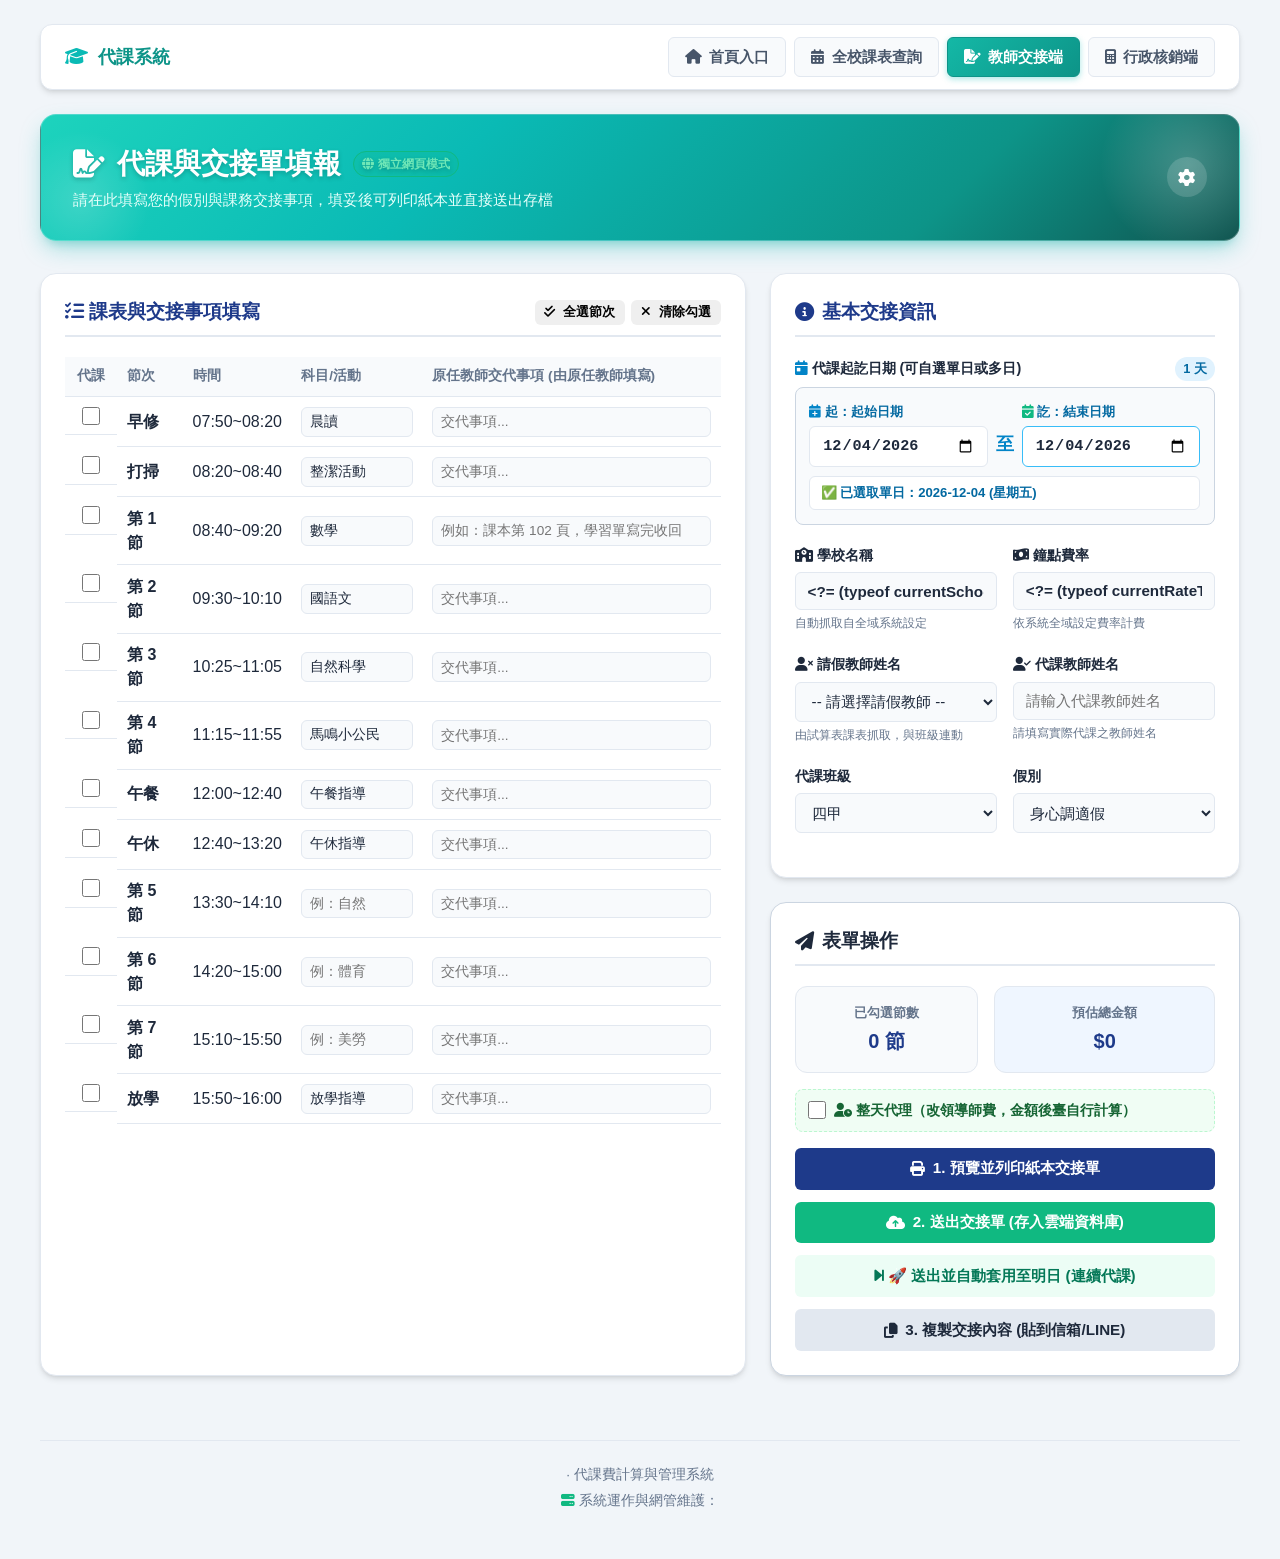
<file: teacher.html>
<!DOCTYPE html>
<html lang="zh-TW">
<head>
  <meta charset="UTF-8">
  <meta name="viewport" content="width=device-width, initial-scale=1.0">
  <title>代課與交接單填報系統 (教師端)</title>
  
  <!-- ⚡ 高速資源預先連線與非阻塞式圖示庫 (0ms FCP 瞬開) -->
  <link rel="preconnect" href="https://cdnjs.cloudflare.com" crossorigin>
  <link rel="dns-prefetch" href="https://cdnjs.cloudflare.com">
  <link rel="preload" href="https://cdnjs.cloudflare.com/ajax/libs/font-awesome/6.4.0/css/all.min.css" as="style" onload="this.onload=null;this.rel='stylesheet'">
  <noscript><link rel="stylesheet" href="https://cdnjs.cloudflare.com/ajax/libs/font-awesome/6.4.0/css/all.min.css"></noscript>
  
  <style>
/* Modern Design System for Substitute Teacher Fee System */
:root {
  --primary-color: #1e3a8a;
  --primary-hover: #172554;
  --secondary-color: #0284c7;
  --accent-color: #f59e0b;
  --bg-color: #f1f5f9;
  --card-bg: #ffffff;
  --text-color: #1e293b;
  --text-light: #64748b;
  --border-color: #e2e8f0;
  --success-color: #10b981;
  --danger-color: #ef4444;
  --radius-sm: 6px;
  --radius-md: 12px;
  --radius-lg: 16px;
  --shadow: 0 4px 6px -1px rgba(0, 0, 0, 0.1), 0 2px 4px -2px rgba(0, 0, 0, 0.1);
  --shadow-lg: 0 10px 15px -3px rgba(0, 0, 0, 0.1), 0 4px 6px -4px rgba(0, 0, 0, 0.1);
}

* {
  box-sizing: border-box;
  margin: 0;
  padding: 0;
}

body {
  font-family: -apple-system, BlinkMacSystemFont, "Segoe UI", Roboto, "Helvetica Neue", Arial, "Microsoft JhengHei", sans-serif;
  background-color: var(--bg-color);
  color: var(--text-color);
  line-height: 1.5;
  padding: 1.5rem;
}

.container {
  max-width: 1200px;
  margin: 0 auto;
}

/* Top Global Navigation Bar - Tiffany Green Theme */
.top-navbar {
  display: flex;
  align-items: center;
  justify-content: space-between;
  background: white;
  padding: 0.75rem 1.5rem;
  border-radius: var(--radius-md);
  box-shadow: var(--shadow);
  border: 1px solid var(--border-color);
  margin-bottom: 1.5rem;
  flex-wrap: wrap;
  gap: 0.75rem;
}

.nav-brand {
  font-weight: 800;
  font-size: 1.15rem;
  color: #0d9488;
  display: flex;
  align-items: center;
  gap: 0.6rem;
  text-decoration: none;
  transition: all 0.2s ease;
}

.nav-brand i {
  color: #0abab5;
}

.nav-brand:hover {
  color: #0f766e;
}

.nav-menu {
  display: flex;
  align-items: center;
  gap: 0.5rem;
  flex-wrap: wrap;
}

.nav-item {
  display: inline-flex;
  align-items: center;
  gap: 0.45rem;
  padding: 0.5rem 1rem;
  border-radius: var(--radius-sm);
  font-size: 0.92rem;
  font-weight: 600;
  text-decoration: none;
  color: #475569;
  transition: all 0.2s ease;
  background: #f8fafc;
  border: 1px solid #e2e8f0;
}

.nav-item:hover {
  color: #0f766e;
  background: #f0fdfa;
  border-color: #99f6e4;
}

.nav-item.active {
  color: white;
  background: linear-gradient(135deg, #14b8a6 0%, #0d9488 100%);
  border-color: #0d9488;
  box-shadow: 0 2px 6px rgba(10, 186, 181, 0.35);
}

/* Header - Tiffany Green Theme */
header {
  position: relative;
  overflow: hidden;
  display: flex;
  justify-content: space-between;
  align-items: center;
  margin-bottom: 2rem;
  background: linear-gradient(135deg, #1dd3bd 0%, #0abab5 35%, #0d9488 75%, #0f544f 100%);
  padding: 1.75rem 2rem;
  border-radius: var(--radius-lg);
  color: white;
  box-shadow: 0 10px 25px -5px rgba(10, 186, 181, 0.4), 0 8px 10px -6px rgba(13, 148, 136, 0.25);
  border: 1px solid rgba(255, 255, 255, 0.25);
  gap: 1rem;
  flex-wrap: wrap;
}

header::before {
  content: '';
  position: absolute;
  top: -40px;
  right: -40px;
  width: 180px;
  height: 180px;
  border-radius: 50%;
  background: radial-gradient(circle, rgba(255, 255, 255, 0.22) 0%, rgba(255, 255, 255, 0) 70%);
  pointer-events: none;
}

header::after {
  content: '';
  position: absolute;
  bottom: -30px;
  left: -30px;
  width: 140px;
  height: 140px;
  border-radius: 50%;
  background: radial-gradient(circle, rgba(255, 255, 255, 0.16) 0%, rgba(255, 255, 255, 0) 70%);
  pointer-events: none;
}

header h1 {
  font-size: 1.75rem;
  font-weight: 700;
  display: flex;
  align-items: center;
  gap: 0.75rem;
  color: #ffffff;
  text-shadow: 0 2px 4px rgba(0, 45, 45, 0.25);
  position: relative;
  z-index: 1;
}

header p {
  color: #e6fffa;
  font-size: 0.95rem;
  margin-top: 0.25rem;
  position: relative;
  z-index: 1;
}

.header-actions {
  display: flex;
  align-items: center;
  gap: 0.5rem;
  flex-wrap: wrap;
  position: relative;
  z-index: 1;
}

.header-btn {
  background: rgba(255, 255, 255, 0.2);
  border: 1px solid rgba(255, 255, 255, 0.35);
  color: white;
  padding: 0.45rem 0.85rem;
  border-radius: 8px;
  cursor: pointer;
  display: inline-flex;
  align-items: center;
  gap: 0.4rem;
  font-size: 0.88rem;
  font-weight: 600;
  text-decoration: none;
  transition: all 0.2s;
}

.header-btn:hover {
  background: rgba(255, 255, 255, 0.32);
  color: white;
  transform: translateY(-1px);
}

.header-btn.active {
  background: white;
  color: #0d9488;
}

/* Main Grid Layout */
.grid-layout {
  display: grid;
  grid-template-columns: 1.2fr 0.8fr;
  gap: 1.5rem;
}

@media (max-width: 968px) {
  .grid-layout {
    grid-template-columns: 1fr;
  }
}

/* Panels & Cards */
.panel {
  background-color: var(--card-bg);
  border-radius: var(--radius-lg);
  padding: 1.5rem;
  border: 1px solid var(--border-color);
  box-shadow: var(--shadow);
  margin-bottom: 1.5rem;
}

.panel-title {
  font-size: 1.2rem;
  font-weight: 700;
  color: var(--primary-color);
  margin-bottom: 1.25rem;
  display: flex;
  align-items: center;
  gap: 0.5rem;
  border-bottom: 2px solid var(--border-color);
  padding-bottom: 0.5rem;
}

/* Forms */
.form-group {
  margin-bottom: 1.25rem;
}

.form-row {
  display: grid;
  grid-template-columns: repeat(auto-fit, minmax(200px, 1fr));
  gap: 1rem;
  margin-bottom: 1.25rem;
}

label {
  display: block;
  font-weight: 600;
  font-size: 0.9rem;
  margin-bottom: 0.35rem;
  color: var(--text-color);
}

input[type="text"],
input[type="date"],
input[type="month"],
input[type="password"],
input[type="number"],
select {
  width: 100%;
  padding: 0.6rem 0.75rem;
  border: 1px solid var(--border-color);
  border-radius: var(--radius-sm);
  font-size: 0.95rem;
  background-color: #f8fafc;
  color: var(--text-color);
  transition: all 0.2s;
}

input:focus, select:focus {
  outline: none;
  border-color: var(--secondary-color);
  background-color: white;
  box-shadow: 0 0 0 3px rgba(2, 132, 199, 0.15);
}

/* Checkbox Tables */
.period-table {
  width: 100%;
  border-collapse: collapse;
  margin-top: 0.5rem;
}

.period-table th, .period-table td {
  padding: 0.6rem;
  text-align: left;
  border-bottom: 1px solid var(--border-color);
}

.period-table th {
  font-weight: 600;
  color: var(--text-light);
  font-size: 0.85rem;
  background-color: #f8fafc;
}

.period-table td input[type="text"] {
  padding: 0.4rem 0.5rem;
  font-size: 0.85rem;
}

.checkbox-container {
  display: flex;
  align-items: center;
  justify-content: center;
}

input[type="checkbox"] {
  width: 18px;
  height: 18px;
  cursor: pointer;
  accent-color: var(--secondary-color);
}

/* Acting Homeroom Teacher Section */
.acting-mentor-box {
  background-color: #f0fdf4;
  border: 1px dashed #bbf7d0;
  border-radius: var(--radius-md);
  padding: 1rem;
  margin-top: 1rem;
}

.acting-mentor-header {
  display: flex;
  align-items: center;
  gap: 0.5rem;
  font-weight: 700;
  color: #166534;
  margin-bottom: 0.75rem;
}

/* Buttons */
.btn-group {
  display: flex;
  gap: 0.75rem;
  margin-top: 1.5rem;
}

.btn {
  padding: 0.65rem 1.25rem;
  font-size: 0.95rem;
  font-weight: 600;
  border-radius: var(--radius-sm);
  cursor: pointer;
  border: none;
  transition: all 0.2s;
  display: inline-flex;
  align-items: center;
  justify-content: center;
  gap: 0.5rem;
}

.btn-primary {
  background-color: var(--primary-color);
  color: white;
}

.btn-primary:hover {
  background-color: var(--primary-hover);
}

.btn-secondary {
  background-color: #e2e8f0;
  color: var(--text-color);
}

.btn-secondary:hover {
  background-color: #cbd5e1;
}

.btn-success {
  background-color: var(--success-color);
  color: white;
}

.btn-success:hover {
  background-color: #059669;
}

.btn-danger {
  background-color: var(--danger-color);
  color: white;
}

.btn-danger:hover {
  background-color: #dc2626;
}

/* Statistics Cards */
.stats-grid {
  display: grid;
  grid-template-columns: repeat(auto-fit, minmax(150px, 1fr));
  gap: 1rem;
  margin-bottom: 1.5rem;
}

.stat-card {
  background-color: #f8fafc;
  border: 1px solid var(--border-color);
  border-radius: var(--radius-md);
  padding: 1rem;
  text-align: center;
}

.stat-val {
  font-size: 1.5rem;
  font-weight: 800;
  color: var(--primary-color);
  margin-top: 0.25rem;
}

.stat-label {
  font-size: 0.8rem;
  color: var(--text-light);
  font-weight: 600;
}

/* Settings Cog & Modal */
.settings-trigger {
  background: rgba(255,255,255,0.15);
  border: none;
  color: white;
  width: 40px;
  height: 40px;
  border-radius: 50%;
  cursor: pointer;
  display: flex;
  align-items: center;
  justify-content: center;
  font-size: 1.1rem;
  transition: all 0.2s;
}
.settings-trigger:hover {
  background: rgba(255,255,255,0.3);
  transform: rotate(30deg);
}

.modal-overlay {
  display: none;
  position: fixed;
  top: 0;
  left: 0;
  width: 100%;
  height: 100%;
  background: rgba(0,0,0,0.5);
  z-index: 1000;
  align-items: center;
  justify-content: center;
}
.modal {
  background: white;
  padding: 1.75rem;
  border-radius: 12px;
  width: 90%;
  max-width: 500px;
  box-shadow: 0 10px 25px rgba(0,0,0,0.2);
}
.modal-title {
  font-size: 1.25rem;
  font-weight: 700;
  color: #1e3a8a;
  margin-bottom: 1rem;
  display: flex;
  align-items: center;
  gap: 0.5rem;
}
.modal-buttons {
  display: flex;
  justify-content: flex-end;
  gap: 0.75rem;
  margin-top: 1.25rem;
}
.gas-env-badge {
  background: rgba(16, 185, 129, 0.2);
  border: 1px solid #10b981;
  color: #6ee7b7;
  font-size: 0.75rem;
  padding: 0.2rem 0.5rem;
  border-radius: 9999px;
  display: inline-flex;
  align-items: center;
  gap: 0.25rem;
}

/* ==========================================
   PRINT STYLES (A4 Handover Form)
   ========================================== */
#print-area {
  display: none;
}

@media print {
  body {
    padding: 0;
    background-color: white;
  }
  header,
  main,
  .top-navbar,
  .modal-overlay,
  .portal-container {
    display: none !important;
  }

  #print-area {
    display: block;
    position: static;
    width: 100%;
    margin: 0;
    font-family: "標楷體", "DFKai-SB", "Microsoft JhengHei", sans-serif;
    color: black;
    padding: 10px;
    background-color: white;
  }

  .print-table tr,
  .schedule-table tr {
    page-break-inside: avoid;
  }

  .print-title {
    text-align: center;
    font-size: 22px;
    font-weight: bold;
    margin-bottom: 20px;
    letter-spacing: 2px;
    border-bottom: 2px double black;
    padding-bottom: 8px;
  }

  .print-table {
    width: 100%;
    border-collapse: collapse;
    margin-bottom: 15px;
  }

  .print-table th, .print-table td {
    border: 1px solid black;
    padding: 8px 10px;
    font-size: 15px;
  }

  .print-table th {
    text-align: center;
    background-color: #f2f2f2 !important;
    -webkit-print-color-adjust: exact;
    print-color-adjust: exact;
    font-weight: bold;
  }

  .print-label {
    font-weight: bold;
    text-align: center;
    background-color: #f9f9f9 !important;
    -webkit-print-color-adjust: exact;
    print-color-adjust: exact;
    width: 15%;
  }

  .print-val {
    width: 35%;
  }

  .schedule-table {
    width: 100%;
    border-collapse: collapse;
    margin-bottom: 20px;
  }

  .schedule-table th, .schedule-table td {
    border: 1px solid black;
    padding: 6px 8px;
    font-size: 14px;
    text-align: center;
  }

  .schedule-table th {
    font-weight: bold;
    background-color: #e6e6e6 !important;
    -webkit-print-color-adjust: exact;
    print-color-adjust: exact;
  }

  .schedule-table td.left-align {
    text-align: left;
    padding-left: 12px;
  }

  .print-footer-table {
    width: 100%;
    border-collapse: collapse;
    margin-top: 30px;
  }

  .print-footer-table td {
    border: none;
    padding: 10px;
    font-size: 15px;
    text-align: center;
    width: 33.3%;
  }

  .print-note {
    font-size: 12px;
    margin-top: 15px;
    border: 1px solid #999;
    padding: 8px;
    line-height: 1.4;
  }
}
  </style>
</head>
<body>
  <? 
    var rawUrl = (typeof appUrl !== 'undefined' && appUrl) ? appUrl : ((typeof scriptUrl !== 'undefined' && scriptUrl) ? scriptUrl : '');
    var baseNavUrl = rawUrl ? rawUrl.split('?')[0] : '';
  ?>
  <? var serverData = (typeof serverTimetable !== 'undefined' && serverTimetable) ? JSON.stringify(serverTimetable) : '{}'; ?>
  <? var settingsData = (typeof systemSettings !== 'undefined' && systemSettings) ? JSON.stringify(systemSettings) : '{}'; ?>
  <? var urlParamsData = (typeof urlParams !== 'undefined' && urlParams) ? JSON.stringify(urlParams) : '{}'; ?>
  <script>
    var SERVER_APP_URL = "<?= baseNavUrl ?>";
    var SERVER_TIMETABLE = <?!= serverData ?>;
    var SERVER_SYSTEM_SETTINGS = <?!= settingsData ?>;
    var SERVER_URL_PARAMS = <?!= urlParamsData ?>;
  </script>
  <div class="container">
    
    <!-- 全域頂部導航選單 (Top Navigation Menu) -->
    <nav class="top-navbar">
      <a href="<?= baseNavUrl ? baseNavUrl : 'javascript:void(0);' ?>" class="nav-brand" target="_top" data-page="" onclick="navTo(''); return false;">
        <i class="fa-solid fa-graduation-cap"></i> <span id="nav-school-name">代課系統</span>
      </a>
      <div class="nav-menu">
        <a href="<?= baseNavUrl ? baseNavUrl : 'javascript:void(0);' ?>" class="nav-item" target="_top" data-page="" onclick="navTo(''); return false;">
          <i class="fa-solid fa-house"></i> 首頁入口
        </a>
        <a href="<?= baseNavUrl ? baseNavUrl + '?page=admin&tab=timetable&source=portal' : 'javascript:void(0);' ?>" class="nav-item" target="_top" data-page="admin" onclick="navTo('admin', {tab: 'timetable', source: 'portal'}); return false;">
          <i class="fa-solid fa-calendar-days"></i> 全校課表查詢
        </a>
        <a href="<?= baseNavUrl ? baseNavUrl + '?page=teacher' : 'javascript:void(0);' ?>" class="nav-item active" target="_top" data-page="teacher" onclick="navTo('teacher'); return false;">
          <i class="fa-solid fa-file-signature"></i> 教師交接端
        </a>
        <a href="<?= baseNavUrl ? baseNavUrl + '?page=admin' : 'javascript:void(0);' ?>" class="nav-item" target="_top" data-page="admin" onclick="navTo('admin'); return false;">
          <i class="fa-solid fa-calculator"></i> 行政核銷端
        </a>
      </div>
    </nav>

    <!-- Top Header -->
    <header>
      <div>
        <h1>
          <i class="fa-solid fa-file-signature"></i> <span id="header-school-name">代課與交接單填報</span>
          <span class="gas-env-badge" id="env-badge"><i class="fa-solid fa-bolt"></i> GAS 雲端原生</span>
        </h1>
        <p>請在此填寫您的假別與課務交接事項，填妥後可列印紙本並直接送出存檔</p>
      </div>
      
      <!-- Settings Cog -->
      <button class="settings-trigger" id="btn-open-settings" title="系統與連線設定">
        <i class="fa-solid fa-gear"></i>
      </button>
    </header>

    <!-- MAIN FORM -->
    <main>
      <div class="grid-layout">
        
        <!-- Left: Handover Schedule Table -->
        <div class="panel">
          <div class="panel-title" style="display: flex; justify-content: space-between; align-items: center; flex-wrap: wrap; gap: 0.5rem;">
            <span><i class="fa-solid fa-list-check"></i> 課表與交接事項填寫</span>
            <div style="display: flex; gap: 0.4rem;">
              <button type="button" class="btn btn-outline" id="btn-select-all-periods" style="font-size: 0.8rem; padding: 0.25rem 0.6rem;">
                <i class="fa-solid fa-check-double"></i> 全選節次
              </button>
              <button type="button" class="btn btn-outline" id="btn-clear-all-periods" style="font-size: 0.8rem; padding: 0.25rem 0.6rem;">
                <i class="fa-solid fa-xmark"></i> 清除勾選
              </button>
            </div>
          </div>

          <div id="multi-day-banner" style="display: none; background: #f0fdf4; border: 1px solid #bbf7d0; padding: 0.6rem 0.85rem; border-radius: 6px; font-size: 0.85rem; color: #166534; margin-bottom: 0.85rem;">
            <i class="fa-solid fa-layer-group"></i> <strong>連續多日模式進行中：</strong>送出時，系統將自動為您所選日期區間內的「每一天」依據該星期的課表各自產生交接單並計算鐘點費。
          </div>

          <div id="teacher-schedule-banner" style="display: none; background: #eff6ff; border: 1px solid #bfdbfe; padding: 0.55rem 0.85rem; border-radius: 6px; font-size: 0.85rem; color: #1e40af; margin-bottom: 0.85rem;"></div>
          
          <table class="period-table">
            <thead>
              <tr>
                <th style="width: 8%; text-align: center;">代課</th>
                <th style="width: 10%;">節次</th>
                <th style="width: 15%;">時間</th>
                <th style="width: 20%;">科目/活動</th>
                <th>原任教師交代事項 (由原任教師填寫)</th>
              </tr>
            </thead>
            <tbody id="schedule-tbody">
              <!-- Non-paid preparation activities -->
              <tr class="prep-row" data-period="早修" data-paid="false">
                <td class="checkbox-container"><input type="checkbox"></td>
                <td><strong>早修</strong></td>
                <td>07:50~08:20</td>
                <td><input type="text" placeholder="例：晨讀/自習" value="晨讀"></td>
                <td><input type="text" placeholder="交代事項..."></td>
              </tr>
              <tr class="prep-row" data-period="打掃" data-paid="false">
                <td class="checkbox-container"><input type="checkbox"></td>
                <td><strong>打掃</strong></td>
                <td>08:20~08:40</td>
                <td><input type="text" placeholder="例：整潔活動" value="整潔活動"></td>
                <td><input type="text" placeholder="交代事項..."></td>
              </tr>
              
              <!-- Standard paid periods -->
              <tr class="class-row" data-period="1" data-paid="true">
                <td class="checkbox-container"><input type="checkbox" class="pay-trigger"></td>
                <td><strong>第 1 節</strong></td>
                <td>08:40~09:20</td>
                <td><input type="text" placeholder="例：國語"></td>
                <td><input type="text" placeholder="例如：課本第 102 頁，學習單寫完收回"></td>
              </tr>
              <tr class="class-row" data-period="2" data-paid="true">
                <td class="checkbox-container"><input type="checkbox" class="pay-trigger"></td>
                <td><strong>第 2 節</strong></td>
                <td>09:30~10:10</td>
                <td><input type="text" placeholder="例：數學"></td>
                <td><input type="text" placeholder="交代事項..."></td>
              </tr>
              <tr class="class-row" data-period="3" data-paid="true">
                <td class="checkbox-container"><input type="checkbox" class="pay-trigger"></td>
                <td><strong>第 3 節</strong></td>
                <td>10:25~11:05</td>
                <td><input type="text" placeholder="例：英語"></td>
                <td><input type="text" placeholder="交代事項..."></td>
              </tr>
              <tr class="class-row" data-period="4" data-paid="true">
                <td class="checkbox-container"><input type="checkbox" class="pay-trigger"></td>
                <td><strong>第 4 節</strong></td>
                <td>11:15~11:55</td>
                <td><input type="text" placeholder="例：社會"></td>
                <td><input type="text" placeholder="交代事項..."></td>
              </tr>
              
              <!-- Noon activities -->
              <tr class="prep-row" data-period="午餐" data-paid="false">
                <td class="checkbox-container"><input type="checkbox"></td>
                <td><strong>午餐</strong></td>
                <td>12:00~12:40</td>
                <td><input type="text" placeholder="例：午餐指導" value="午餐指導"></td>
                <td><input type="text" placeholder="交代事項..."></td>
              </tr>
              <tr class="prep-row" data-period="午休" data-paid="false">
                <td class="checkbox-container"><input type="checkbox"></td>
                <td><strong>午休</strong></td>
                <td>12:40~13:20</td>
                <td><input type="text" placeholder="例：午休值班" value="午休指導"></td>
                <td><input type="text" placeholder="交代事項..."></td>
              </tr>
              
              <!-- Afternoon paid periods -->
              <tr class="class-row" data-period="5" data-paid="true">
                <td class="checkbox-container"><input type="checkbox" class="pay-trigger"></td>
                <td><strong>第 5 節</strong></td>
                <td>13:30~14:10</td>
                <td><input type="text" placeholder="例：自然"></td>
                <td><input type="text" placeholder="交代事項..."></td>
              </tr>
              <tr class="class-row" data-period="6" data-paid="true">
                <td class="checkbox-container"><input type="checkbox" class="pay-trigger"></td>
                <td><strong>第 6 節</strong></td>
                <td>14:20~15:00</td>
                <td><input type="text" placeholder="例：體育"></td>
                <td><input type="text" placeholder="交代事項..."></td>
              </tr>
              <tr class="class-row" data-period="7" data-paid="true">
                <td class="checkbox-container"><input type="checkbox" class="pay-trigger"></td>
                <td><strong>第 7 節</strong></td>
                <td>15:10~15:50</td>
                <td><input type="text" placeholder="例：美勞"></td>
                <td><input type="text" placeholder="交代事項..."></td>
              </tr>
              
              <!-- Dismissal -->
              <tr class="prep-row" data-period="放學" data-paid="false">
                <td class="checkbox-container"><input type="checkbox"></td>
                <td><strong>放學</strong></td>
                <td>15:50~16:00</td>
                <td><input type="text" placeholder="例：放學導護" value="放學指導"></td>
                <td><input type="text" placeholder="交代事項..."></td>
              </tr>
            </tbody>
          </table>
        </div>
        
        <!-- Right: Basic Info & Live Calculation -->
        <div>
          <!-- Basic Info Panel -->
          <div class="panel">
            <div class="panel-title">
              <i class="fa-solid fa-circle-info"></i> 基本交接資訊
            </div>
            
            <div class="form-group">
              <label style="font-weight: 700; color: var(--text-color); margin-bottom: 0.4rem; display: flex; align-items: center; justify-content: space-between;">
                <span><i class="fa-solid fa-calendar-day" style="color: var(--secondary-color);"></i> 代課起訖日期 (可自選單日或多日)</span>
                <span id="badge-day-count" style="font-size: 0.8rem; background: #e0f2fe; color: #0369a1; padding: 0.15rem 0.5rem; border-radius: 9999px; font-weight: 700;">1 天</span>
              </label>

              <!-- 起訖日期自選區 -->
              <div style="background: #f8fafc; border: 1.5px solid #cbd5e1; padding: 0.85rem; border-radius: 8px;">
                <div style="display: flex; align-items: center; gap: 0.5rem; flex-wrap: wrap;">
                  <div style="flex: 1; min-width: 135px;">
                    <small style="color: #0369a1; font-weight: 700; display: block; margin-bottom: 0.25rem;">
                      <i class="fa-solid fa-calendar-plus" style="color: #0284c7;"></i> 起：起始日期
                    </small>
                    <input type="date" id="input-start-date" required style="background: white; font-weight: 600; cursor: pointer; width: 100%;" onclick="try{this.showPicker();}catch(e){}">
                  </div>
                  <div style="color: #0284c7; font-weight: bold; margin-top: 1.2rem; font-size: 1.1rem;">至</div>
                  <div style="flex: 1; min-width: 135px;">
                    <small style="color: #0369a1; font-weight: 700; display: block; margin-bottom: 0.25rem;">
                      <i class="fa-solid fa-calendar-check" style="color: #10b981;"></i> 訖：結束日期
                    </small>
                    <input type="date" id="input-end-date" required style="background: white; font-weight: 600; cursor: pointer; width: 100%; border: 1.5px solid #38bdf8;" onclick="try{this.showPicker();}catch(e){}">
                  </div>
                </div>


                <div id="multi-day-summary" style="font-size: 0.82rem; color: #0369a1; margin-top: 0.55rem; font-weight: 600; line-height: 1.4; background: white; padding: 0.45rem 0.65rem; border-radius: 6px; border: 1px solid #e2e8f0;">
                  <i class="fa-solid fa-circle-info"></i> 請選擇起始與結束日期（系統自動排除週六日）
                </div>
              </div>

              <!-- 隱藏 input-date 欄位相容舊程式邏輯 -->
              <input type="hidden" id="input-date">
            </div>
            
            <div class="form-row">
              <div>
                <label for="input-school"><i class="fa-solid fa-school"></i> 學校名稱</label>
                <input type="text" id="input-school" value="<?= (typeof currentSchool !== 'undefined' && currentSchool) ? currentSchool : '' ?>" readonly style="background: #f8fafc; color: #1e293b; font-weight: 600; cursor: not-allowed;" title="由系統全域設定管理，自動同步試算表">
                <small style="color: var(--text-light); font-size: 0.75rem;">自動抓取自全域系統設定</small>
              </div>
              <div>
                <label for="display-rate-badge"><i class="fa-solid fa-money-bill-wave"></i> 鐘點費率</label>
                <input type="text" id="display-rate-badge" value="<?= (typeof currentRateText !== 'undefined' && currentRateText) ? currentRateText : '國小 405 元/節' ?>" disabled style="background: #f8fafc; color: #1e293b; font-weight: 600; cursor: not-allowed;" title="由系統全域設定管理，自動同步試算表">
                <small style="color: var(--text-light); font-size: 0.75rem;">依系統全域設定費率計費</small>
              </div>
            </div>

            <div class="form-row">
              <div>
                <label for="select-absent-teacher"><i class="fa-solid fa-user-xmark"></i> 請假教師姓名</label>
                <select id="select-absent-teacher" required>
                  <option value="">-- 請選擇教師 --</option>
                </select>
                <input type="text" id="input-absent-teacher-custom" placeholder="請輸入其他教師姓名" style="display:none; margin-top: 0.35rem;">
                <small style="color: var(--text-light); font-size: 0.75rem;">由試算表課表抓取，與班級連動</small>
              </div>
              <div>
                <label for="input-sub-teacher"><i class="fa-solid fa-user-check"></i> 代課教師姓名</label>
                <input type="text" id="input-sub-teacher" placeholder="請輸入代課教師姓名" value="" required>
                <small style="color: var(--text-light); font-size: 0.75rem;">請填寫實際代課之教師姓名</small>
              </div>
            </div>

            <div class="form-row">
              <div>
                <label for="input-class">代課班級</label>
                <select id="input-class">
                  <option value="一甲">一甲 (一年級)</option>
                  <option value="二甲">二甲 (二年級)</option>
                  <option value="三甲">三甲 (三年級)</option>
                  <option value="四甲" selected>四甲 (四年級)</option>
                  <option value="五甲">五甲 (五年級)</option>
                  <option value="六甲">六甲 (六年級)</option>
                </select>
              </div>
              <div>
                <label for="select-leave-type">假別</label>
                <select id="select-leave-type">
                  <option value="身心調適假" selected>身心調適假</option>
                  <option value="事假">事假</option>
                  <option value="病假">病假</option>
                  <option value="公假">公假</option>
                  <option value="公差假">公差假</option>
                  <option value="婚假">婚假</option>
                  <option value="喪假">喪假</option>
                  <option value="產假">產假</option>
                  <option value="其它">其它</option>
                </select>
              </div>
            </div>
          </div>

          <!-- Actions Panel -->
          <div class="panel" style="border-color: #cbd5e1;">
            <div class="panel-title" style="color: var(--text-color);">
              <i class="fa-solid fa-paper-plane"></i> 表單操作
            </div>
            
            <div class="stats-grid" style="grid-template-columns: 1fr 1.2fr; margin-bottom: 1rem;">
              <div class="stat-card">
                <div class="stat-label">已勾選節數</div>
                <div class="stat-val" id="preview-periods" style="font-size: 1.25rem;">0 節</div>
              </div>
              <div class="stat-card" style="background-color: #eff6ff;">
                <div class="stat-label">預估總金額</div>
                <div class="stat-val" id="preview-total-fee" style="font-size: 1.25rem; color: #1e3a8a;">$0</div>
              </div>
            </div>

            <label style="display: flex; align-items: center; gap: 0.5rem; margin-bottom: 1rem; font-weight: 600; cursor: pointer; background: #f0fdf4; border: 1px dashed #bbf7d0; padding: 0.6rem 0.75rem; border-radius: 8px; color: #166534;">
              <input type="checkbox" id="chk-mentor-daily" onchange="toggleMentorDaily(this.checked)">
              <span><i class="fa-solid fa-user-clock"></i> 整天代理（改領導師費，金額後臺自行計算）</span>
            </label>

            <div style="display: flex; flex-direction: column; gap: 0.75rem;">
              <button class="btn btn-primary" id="btn-print-handover">
                <i class="fa-solid fa-print"></i> 1. 預覽並列印紙本交接單
              </button>
              
              <button class="btn btn-success" id="btn-cloud-submit">
                <i class="fa-solid fa-cloud-arrow-up"></i> 2. 送出交接單 (存入雲端資料庫)
              </button>

              <button class="btn btn-outline" id="btn-submit-and-next-day" style="border-color: #10b981; color: #047857; background: #ecfdf5; font-weight: 700;">
                <i class="fa-solid fa-forward-step"></i> 🚀 送出並自動套用至明日 (連續代課)
              </button>
              
              <button class="btn btn-secondary" id="btn-email-backup">
                <i class="fa-solid fa-copy"></i> 3. 複製交接內容 (貼到信箱/LINE)
              </button>
            </div>
          </div>
      </div>
    </main>

    <!-- 系統維護人員頁尾資訊 -->
    <footer style="text-align: center; padding: 1.5rem 1rem; margin-top: 2.5rem; border-top: 1px solid var(--border-color); color: var(--text-light); font-size: 0.85rem;">
      <div><span id="footer-school-name"><?= (typeof currentSchool !== 'undefined' && currentSchool) ? currentSchool : '馬鳴國小' ?></span> · 代課費計算與管理系統</div>
      <div style="margin-top: 0.35rem;">
        <i class="fa-solid fa-server" style="color: #10b981;"></i> 系統運作與網管維護：<strong id="footer-maintainer" style="color: var(--text-color);"><?= (typeof currentMaintainer !== 'undefined' && currentMaintainer) ? currentMaintainer : '資訊執秘 蔡志益' ?></strong>
      </div>
    </footer>

    <!-- SETTINGS MODAL -->
    <div class="modal-overlay" id="settings-modal">
      <div class="modal">
        <div class="modal-title">
          <i class="fa-solid fa-gear"></i> 系統與雲端連線設定
        </div>
        <div id="gas-detected-box" style="display:none; background:#f0fdf4; border:1px solid #bbf7d0; padding:0.75rem; border-radius:8px; margin-bottom:1rem; font-size:0.85rem; color:#166534;">
          <i class="fa-solid fa-circle-check"></i> 目前運行於 Google Apps Script 雲端環境中，系統已自動連線資料庫，無需手動填寫網址。
        </div>
        <div class="form-group" id="group-script-url">
          <label for="input-script-url">Google Apps Script 網頁應用程式 URL (非 GAS 環境時使用)</label>
          <input type="text" id="input-script-url" placeholder="https://script.google.com/macros/s/.../exec">
          <p style="font-size: 0.75rem; color: var(--text-light); margin-top: 0.5rem; line-height: 1.4;">
            若您是在本機或外部網頁開啟此頁面，請在此貼上 Web App 部署網址。
          </p>
        </div>
        <div class="modal-buttons">
          <button class="btn btn-secondary" id="btn-close-settings">取消</button>
          <button class="btn btn-primary" id="btn-save-settings">儲存設定</button>
        </div>
      </div>
    </div>

    <!-- ==========================================
         A4 PRINT LAYOUT (Hidden on screen)
         ========================================== -->
    <div id="print-area">
      <div class="print-title" id="print-title-text">馬鳴國小外聘代課教師原任教師交代事項通知單</div>
      
      <table class="print-table">
        <tr>
          <td class="print-label">請假教師</td>
          <td class="print-val" id="print-absent-teacher">楊琬瑄</td>
          <td class="print-label">代課班級</td>
          <td class="print-val" id="print-class">四甲</td>
        </tr>
        <tr>
          <td class="print-label">假別</td>
          <td class="print-val" id="print-leave-type">身心調適假</td>
          <td class="print-label">代課日期</td>
          <td class="print-val" id="print-date">115年06月26日 星期(五)</td>
        </tr>
        <tr>
          <td class="print-label">導護工作</td>
          <td class="print-val" id="print-duty">無</td>
          <td class="print-label">代課教師</td>
          <td class="print-val" id="print-sub-teacher">蔡志益</td>
        </tr>
      </table>

      <table class="schedule-table">
        <thead>
          <tr>
            <th style="width: 8%;">勾選</th>
            <th style="width: 10%;">午別</th>
            <th style="width: 12%;">節次/時間</th>
            <th style="width: 20%;">原任課教師交代事項<br>(由原任課教師填寫)</th>
            <th>代課教師執行情形<br>(由代課教師填寫)</th>
          </tr>
        </thead>
        <tbody id="print-schedule-tbody">
          <!-- Dynamically Populated -->
        </tbody>
      </table>

      <div class="print-note">
        <strong>備註：</strong><br>
        1. <strong>請假教師</strong>：請假當天只要有課即請填寫此表，並於請假單會教務組時，一併交給教務組。<br>
        2. 本表應儘量具體敘寫，如國語課本第幾頁到第幾頁。<br>
        3. 教學用具請事前準備妥或交代清楚。<br>
        4. <strong>代課教師</strong>：請確實依照馬鳴國小代課教師注意事項之相關規定辦理，代課結束後填寫本表代課教師執行情形一欄後，交回教務組。
      </div>

      <table class="print-footer-table">
        <tr>
          <td><strong>教務組長：</strong></td>
          <td><strong>教務主任：</strong></td>
          <td><strong>校長：</strong></td>
        </tr>
      </table>
    </div>

  </div>

  <!-- Javascript Logic for Teacher Page -->
  <script>
    var isGasEnv = typeof google !== 'undefined' && typeof google.script !== 'undefined' && typeof google.script.run !== 'undefined';
    // SERVER_SYSTEM_SETTINGS 和 SERVER_TIMETABLE 已在 head 的 script 區塊（行 594-595）用 var 宣告，此處不重複宣告

    // 取得絕對可靠的 GAS Web App 基底 URL (多軌備援，嚴格排斥 googleusercontent)
    function getSafeBaseUrl() {
      var sUrl = (typeof SERVER_APP_URL !== 'undefined' && SERVER_APP_URL) ? String(SERVER_APP_URL).trim() : '';
      if (!sUrl && typeof serverUrl !== 'undefined' && serverUrl) {
        sUrl = String(serverUrl).trim();
      }
      if (sUrl && sUrl.indexOf('https://script.google.com') === 0) {
        return sUrl.split('?')[0];
      }
      if (typeof document !== 'undefined' && document.referrer && document.referrer.indexOf('https://script.google.com') === 0) {
        return document.referrer.split('?')[0];
      }
      try {
        var stored = localStorage.getItem('gas_web_app_url');
        if (stored && stored.indexOf('https://script.google.com') === 0) {
          return stored.trim().split('?')[0];
        }
      } catch (e) {}
      if (typeof window !== 'undefined' && window.location && window.location.href && window.location.href.indexOf('https://script.google.com') === 0) {
        return window.location.href.split('?')[0];
      }
      if (sUrl && sUrl.indexOf('http') === 0 && sUrl.indexOf('googleusercontent.com') === -1) {
        return sUrl.split('?')[0];
      }
      return '';
    }

    // 頂層安全導航跳轉 (專門解決 GAS iframe 跨域被攔截與拒絕連線問題)
    function navTo(page, params) {
      var baseUrl = getSafeBaseUrl();
      var target = baseUrl;

      if (page) {
        target = baseUrl ? (baseUrl + '?page=' + encodeURIComponent(page)) : ('?page=' + encodeURIComponent(page));
      }

      if (params && typeof params === 'object') {
        var qs = [];
        for (var k in params) {
          if (params[k] !== undefined && params[k] !== null && params[k] !== '') {
            qs.push(encodeURIComponent(k) + '=' + encodeURIComponent(params[k]));
          }
        }
        if (qs.length > 0) {
          target += (target.indexOf('?') === -1 ? '?' : '&') + qs.join('&');
        }
      }

      // 1. 最核心機制：動態建立 <a target="_top"> 觸發原生使用者點擊
      try {
        var link = document.createElement('a');
        link.href = target;
        link.target = '_top';
        link.style.display = 'none';
        document.body.appendChild(link);
        link.click();
        setTimeout(function() {
          if (link && link.parentNode) link.parentNode.removeChild(link);
        }, 200);
        return;
      } catch (e) {}

      // 2. 備援跳轉
      try {
        if (window.top && window.top !== window) {
          window.top.location.href = target;
          return;
        }
      } catch (e) {}

      window.location.href = target;
    }

    // 動態更新導覽列所有超連結 href
    function updateNavbarHrefs() {
      var base = getSafeBaseUrl();
      if (!base) return;
      document.querySelectorAll('.top-navbar a[data-page]').forEach(function(el) {
        var p = el.getAttribute('data-page');
        var oldHref = el.getAttribute('href') || '';
        if (p === 'admin' && oldHref.indexOf('tab=timetable') !== -1) {
          el.href = base + '?page=admin&tab=timetable&source=portal';
        } else {
          el.href = p ? (base + '?page=' + p) : base;
        }
      });
    }

    try {
      updateNavbarHrefs();
    } catch (e) {}

    // 預設內建課表資料庫（若雲端課表連線成功會自動覆蓋更新）
    let TIMETABLE_DATABASE = {
      "一甲": {
        1: { 1: { subject: "健康與體育(體育)", teacher: "李瑜華" }, 2: { subject: "生活課程(音樂)", teacher: "楊雅如" }, 3: { subject: "數學", teacher: "林俐彣" }, 4: { subject: "國語文", teacher: "林俐彣" } },
        2: { 1: { subject: "國際素養", teacher: "林慧芸" }, 2: { subject: "數學", teacher: "林俐彣" }, 3: { subject: "國語文", teacher: "林俐彣" }, 4: { subject: "國語文", teacher: "林俐彣" }, 5: { subject: "馬鳴小公民", teacher: "林俐彣" }, 6: { subject: "生活課程(生活)", teacher: "林俐彣" }, 7: { subject: "生活課程(生活)", teacher: "林俐彣" } },
        3: { 1: { subject: "數學", teacher: "林俐彣" }, 2: { subject: "本土語(客語)", teacher: "張馨如" }, 3: { subject: "國語文", teacher: "林俐彣" }, 4: { subject: "健康與體育(健康)", teacher: "林俐彣" } },
        4: { 1: { subject: "生活課程(美術)", teacher: "謝淑娟" }, 2: { subject: "生活課程(美術)", teacher: "謝淑娟" }, 3: { subject: "國語文", teacher: "林俐彣" }, 4: { subject: "生活課程(生活)", teacher: "林俐彣" } },
        5: { 1: { subject: "健康與體育(體育)", teacher: "李瑜華" }, 2: { subject: "國際素養", teacher: "林慧芸" }, 3: { subject: "數學", teacher: "林俐彣" }, 4: { subject: "國語文", teacher: "林俐彣" } }
      },
      "二甲": {
        1: { 1: { subject: "健康與體育(體育)", teacher: "李君珮" }, 2: { subject: "生活課程(生活)", teacher: "李君珮" }, 3: { subject: "國語文", teacher: "黃敬芸" }, 4: { subject: "生活課程(音樂)", teacher: "楊雅如" } },
        2: { 1: { subject: "馬鳴小公民", teacher: "黃敬芸" }, 2: { subject: "國際素養", teacher: "林慧芸" }, 3: { subject: "生活課程(生活)", teacher: "李君珮" }, 4: { subject: "生活課程(生活)", teacher: "李君珮" }, 5: { subject: "國語文", teacher: "黃敬芸" }, 6: { subject: "國語文", teacher: "黃敬芸" }, 7: { subject: "數學", teacher: "黃敬芸" } },
        3: { 1: { subject: "國際素養", teacher: "林慧芸" }, 2: { subject: "本土語(台語)", teacher: "劉美宏" }, 3: { subject: "國語文", teacher: "黃敬芸" }, 4: { subject: "數學", teacher: "黃敬芸" } },
        4: { 1: { subject: "生活課程(美術)", teacher: "陳薏如" }, 2: { subject: "生活課程(美術)", teacher: "陳薏如" }, 3: { subject: "國語文", teacher: "黃敬芸" }, 4: { subject: "數學", teacher: "黃敬芸" } },
        5: { 1: { subject: "健康與體育(體育)", teacher: "李君珮" }, 2: { subject: "國語文", teacher: "黃敬芸" }, 3: { subject: "數學", teacher: "黃敬芸" }, 4: { subject: "健康與體育(健康)", teacher: "黃敬芸" } }
      },
      "三甲": {
        1: { 1: { subject: "國語文", teacher: "林桓慶" }, 2: { subject: "數學", teacher: "林桓慶" }, 3: { subject: "藝術(音樂)", teacher: "楊雅如" }, 4: { subject: "電腦", teacher: "蔡志益" }, 5: { subject: "自然科學", teacher: "蔡志益" }, 6: { subject: "自然科學", teacher: "蔡志益" }, 7: { subject: "健康與體育(健康)", teacher: "蔡志益" } },
        2: { 1: { subject: "社會", teacher: "李君珮" }, 2: { subject: "社會", teacher: "李君珮" }, 3: { subject: "數學", teacher: "林桓慶" }, 4: { subject: "國語文", teacher: "林桓慶" }, 5: { subject: "食農課程", teacher: "林桓慶" }, 6: { subject: "馬鳴小公民", teacher: "林桓慶" }, 7: { subject: "綜合活動", teacher: "林桓慶" } },
        3: { 1: { subject: "健康與體育(體育)", teacher: "林桓慶" }, 2: { subject: "英語文", teacher: "林慧芸" }, 3: { subject: "本土語(客語)", teacher: "張馨如" }, 4: { subject: "數學", teacher: "林桓慶" } },
        4: { 1: { subject: "國語文", teacher: "林桓慶" }, 2: { subject: "國語文", teacher: "林桓慶" }, 3: { subject: "綜合活動", teacher: "林桓慶" }, 4: { subject: "數學", teacher: "林桓慶" }, 5: { subject: "藝術(美術)", teacher: "陳薏如" }, 6: { subject: "藝術(美術)", teacher: "陳薏如" }, 7: { subject: "自然科學", teacher: "蔡志益" } },
        5: { 1: { subject: "健康與體育(體育)", teacher: "林桓慶" }, 2: { subject: "社會", teacher: "李君珮" }, 3: { subject: "國際素養", teacher: "林慧芸" }, 4: { subject: "國語文", teacher: "林桓慶" } }
      },
      "四甲": {
        1: { 1: { subject: "數學", teacher: "楊琬瑄" }, 2: { subject: "社會", teacher: "李瑜華" }, 3: { subject: "國語文", teacher: "楊琬瑄" }, 4: { subject: "國語文", teacher: "楊琬瑄" }, 5: { subject: "健康與體育(健康)", teacher: "楊琬瑄" }, 6: { subject: "藝術(音樂)", teacher: "楊雅如" }, 7: { subject: "國際素養", teacher: "徐楚茜" } },
        2: { 1: { subject: "自然科學", teacher: "侯駿廉" }, 2: { subject: "自然科學", teacher: "侯駿廉" }, 3: { subject: "國語文", teacher: "楊琬瑄" }, 4: { subject: "電腦", teacher: "蔡志益" }, 5: { subject: "綜合活動", teacher: "楊琬瑄" }, 6: { subject: "綜合活動", teacher: "楊琬瑄" }, 7: { subject: "數學", teacher: "楊琬瑄" } },
        3: { 1: { subject: "健康與體育(體育)", teacher: "李瑜華" }, 2: { subject: "食農課程", teacher: "蔡志益" }, 3: { subject: "本土語(台語)", teacher: "劉美宏" }, 4: { subject: "國語文", teacher: "楊琬瑄" } },
        4: { 1: { subject: "健康與體育(體育)", teacher: "李瑜華" }, 2: { subject: "社會", teacher: "李瑜華" }, 3: { subject: "社會", teacher: "李瑜華" }, 4: { subject: "數學", teacher: "楊琬瑄" }, 5: { subject: "藝術(美術)", teacher: "謝淑娟" }, 6: { subject: "藝術(美術)", teacher: "謝淑娟" }, 7: { subject: "英語文", teacher: "徐楚茜" } },
        5: { 1: { subject: "數學", teacher: "楊琬瑄" }, 2: { subject: "國語文", teacher: "楊琬瑄" }, 3: { subject: "自然科學", teacher: "侯駿廉" }, 4: { subject: "馬鳴小公民", teacher: "楊琬瑄" } }
      },
      "五甲": {
        1: { 1: { subject: "國語文", teacher: "黃國城" }, 2: { subject: "數學", teacher: "黃國城" }, 3: { subject: "食農課程", teacher: "李君珮" }, 4: { subject: "國際素養", teacher: "李瑜華" }, 5: { subject: "藝術(音樂)", teacher: "楊雅如" }, 6: { subject: "英語文", teacher: "徐楚茜" }, 7: { subject: "綜合活動", teacher: "黃國城" } },
        2: { 1: { subject: "健康與體育(體育)", teacher: "黃國城" }, 2: { subject: "國語文", teacher: "黃國城" }, 3: { subject: "自然科學", teacher: "朱從瑞" }, 4: { subject: "自然科學", teacher: "朱從瑞" }, 5: { subject: "馬鳴小公民", teacher: "黃國城" }, 6: { subject: "馬鳴小公民", teacher: "黃國城" }, 7: { subject: "綜合活動", teacher: "黃國城" } },
        3: { 1: { subject: "社會", teacher: "魏瑋婷" }, 2: { subject: "社會", teacher: "魏瑋婷" }, 3: { subject: "數學", teacher: "黃國城" }, 4: { subject: "本土語(客語)", teacher: "張馨如" } },
        4: { 1: { subject: "數學", teacher: "黃國城" }, 2: { subject: "國語文", teacher: "黃國城" }, 3: { subject: "藝術(美術)", teacher: "謝淑娟" }, 4: { subject: "藝術(美術)", teacher: "謝淑娟" }, 5: { subject: "社會", teacher: "魏瑋婷" }, 6: { subject: "英語文", teacher: "徐楚茜" }, 7: { subject: "電腦", teacher: "魏瑋婷" } },
        5: { 1: { subject: "國語文", teacher: "黃國城" }, 2: { subject: "健康與體育(健康)", teacher: "李瑜華" }, 3: { subject: "國際素養", teacher: "李瑜華" }, 4: { subject: "國語文", teacher: "黃國城" }, 5: { subject: "自然科學", teacher: "朱從瑞" }, 6: { subject: "數學", teacher: "黃國城" }, 7: { subject: "健康與體育(體育)", teacher: "黃國城" } }
      },
      "六甲": {
        1: { 1: { subject: "國語文", teacher: "戴綿綿" }, 2: { subject: "數學", teacher: "戴綿綿" }, 3: { subject: "社會", teacher: "林沁瑤" }, 4: { subject: "社會", teacher: "林沁瑤" }, 5: { subject: "綜合活動", teacher: "戴綿綿" }, 6: { subject: "馬鳴小公民", teacher: "戴綿綿" }, 7: { subject: "藝術(音樂)", teacher: "楊雅如" } },
        2: { 1: { subject: "健康與體育(體育)", teacher: "紀乃綺" }, 2: { subject: "自然科學", teacher: "朱從瑞" }, 3: { subject: "國語文", teacher: "戴綿綿" }, 4: { subject: "健康與體育(健康)", teacher: "侯駿廉" }, 5: { subject: "綜合活動", teacher: "戴綿綿" }, 6: { subject: "食農課程", teacher: "戴綿綿" }, 7: { subject: "國際素養", teacher: "戴綿綿" } },
        3: { 1: { subject: "國語文", teacher: "戴綿綿" }, 2: { subject: "數學", teacher: "戴綿綿" }, 3: { subject: "英語文", teacher: "林慧芸" }, 4: { subject: "本土語(台語)", teacher: "劉美宏" } },
        4: { 1: { subject: "國語文", teacher: "戴綿綿" }, 2: { subject: "數學", teacher: "戴綿綿" }, 3: { subject: "藝術(美術)", teacher: "陳薏如" }, 4: { subject: "藝術(美術)", teacher: "陳薏如" }, 5: { subject: "馬鳴小公民", teacher: "戴綿綿" }, 6: { subject: "社會", teacher: "林沁瑤" }, 7: { subject: "健康與體育(體育)", teacher: "紀乃綺" } },
        5: { 1: { subject: "國語文", teacher: "戴綿綿" }, 2: { subject: "數學", teacher: "戴綿綿" }, 3: { subject: "電腦", teacher: "林沁瑤" }, 4: { subject: "國際素養", teacher: "戴綿綿" }, 5: { subject: "英語文", teacher: "林慧芸" }, 6: { subject: "自然科學", teacher: "朱從瑞" }, 7: { subject: "自然科學", teacher: "朱從瑞" } }
      }
    };

    // 預設費率與設定
    let CURRENT_RATE = 405;
    let CURRENT_SCHOOL_NAME = '馬鳴國小';

    // 全域快速套用請假天數函式
    window.setQuickDaysRange = function(targetCount) {
      const inputStartDate = document.getElementById('input-start-date');
      const inputEndDate = document.getElementById('input-end-date');
      let startVal = inputStartDate ? inputStartDate.value : '';
      if (!startVal) {
        const now = new Date();
        startVal = `${now.getFullYear()}-${String(now.getMonth() + 1).padStart(2, '0')}-${String(now.getDate()).padStart(2, '0')}`;
        if (inputStartDate) inputStartDate.value = startVal;
      }

      let cur = new Date(startVal.replace(/-/g, '/'));
      let countedDays = 0;
      let lastWorkingDateStr = startVal;
      
      while (countedDays < targetCount) {
        const dayOfWeek = cur.getDay();
        if (dayOfWeek !== 0 && dayOfWeek !== 6) { // 排除週六、週日
          const y = cur.getFullYear();
          const m = String(cur.getMonth() + 1).padStart(2, '0');
          const d = String(cur.getDate()).padStart(2, '0');
          lastWorkingDateStr = `${y}-${m}-${d}`;
          countedDays++;
        }
        if (countedDays < targetCount) {
          cur.setDate(cur.getDate() + 1);
        }
      }
      if (inputEndDate) {
        inputEndDate.value = lastWorkingDateStr;
        inputEndDate.dispatchEvent(new Event('change'));
        inputEndDate.dispatchEvent(new Event('input'));
      }
      if (typeof window.updateMultiDaySummary === 'function') {
        window.updateMultiDaySummary();
      }
    };

    // 全域整天代理勾選/取消連動全選函式
    window.toggleMentorDaily = function(isDaily) {
      document.querySelectorAll('#schedule-tbody input[type="checkbox"]').forEach(cb => {
        cb.checked = isDaily;
      });
      if (typeof calculateCurrentFee === 'function') {
        calculateCurrentFee();
      }
    };

    document.addEventListener('DOMContentLoaded', () => {
      // Elements
      const inputDate = document.getElementById('input-date');
      const inputStartDate = document.getElementById('input-start-date');
      const inputEndDate = document.getElementById('input-end-date');
      const inputSchool = document.getElementById('input-school');
      const displayRateBadge = document.getElementById('display-rate-badge');
      const selectAbsentTeacher = document.getElementById('select-absent-teacher');
      const inputAbsentTeacherCustom = document.getElementById('input-absent-teacher-custom');
      let PRESELECTED_TEACHER = '';
      const inputSubTeacher = document.getElementById('input-sub-teacher');
      const inputClass = document.getElementById('input-class');
      const selectLeaveType = document.getElementById('select-leave-type');
      
      const previewPeriods = document.getElementById('preview-periods');
      const previewTotalFee = document.getElementById('preview-total-fee');
      const chkMentorDaily = document.getElementById('chk-mentor-daily');
      
      const btnPrint = document.getElementById('btn-print-handover');
      const btnSubmit = document.getElementById('btn-cloud-submit');
      const btnEmail = document.getElementById('btn-email-backup');
      
      // Settings Modal
      const modal = document.getElementById('settings-modal');
      const btnOpenSettings = document.getElementById('btn-open-settings');
      const btnCloseSettings = document.getElementById('btn-close-settings');
      const btnSaveSettings = document.getElementById('btn-save-settings');
      const inputScriptUrl = document.getElementById('input-script-url');
      const gasDetectedBox = document.getElementById('gas-detected-box');
      const envBadge = document.getElementById('env-badge');

      if (isGasEnv) {
        gasDetectedBox.style.display = 'block';
        envBadge.innerHTML = '<i class="fa-solid fa-bolt"></i> GAS 直連中';
      } else {
        envBadge.innerHTML = '<i class="fa-solid fa-globe"></i> 獨立網頁模式';
      }

      // 套用系統全域設定
      function applySystemSettings(settings) {
        if (!settings) return;
        if (settings.school_name) {
          CURRENT_SCHOOL_NAME = settings.school_name;
          document.title = `${settings.school_name} - 代課與交接單填報 (教師端)`;
          const navEl = document.getElementById('nav-school-name');
          if (navEl) navEl.textContent = settings.school_name;
          const headerEl = document.getElementById('header-school-name');
          if (headerEl) headerEl.textContent = `${settings.school_name} 代課與交接單填報`;
          inputSchool.value = settings.school_name;
          const printTitleEl = document.getElementById('print-title-text');
          if (printTitleEl) printTitleEl.textContent = `${settings.school_name} 外聘代課教師原任教師交代事項通知單`;
          const footerSchoolEl = document.getElementById('footer-school-name');
          if (footerSchoolEl) footerSchoolEl.textContent = settings.school_name;
        }

        const mTitle = settings.maintainer_title || settings.admin_title || '資訊執秘';
        const mName = settings.maintainer_name || settings.admin_name || '蔡志益';
        const footerM = document.getElementById('footer-maintainer');
        if (footerM) footerM.textContent = `${mTitle} ${mName}`;

        const rateVal = settings.rate_per_period || '405';
        CURRENT_RATE = Number(rateVal) || 405;
        const levelText = settings.school_level === 'junior' ? '國中' : (settings.school_level === 'senior' ? '高中' : '國小');
        if (displayRateBadge) {
          displayRateBadge.value = `${levelText} ${CURRENT_RATE} 元/節`;
        }
        calculateCurrentFee();
      }

      // ⚡ 0ms 快取優先載入系統設定
      const LOCAL_SETTINGS_KEY = 'sub_system_settings_cache';
      try {
        const cachedSettings = localStorage.getItem(LOCAL_SETTINGS_KEY);
        if (cachedSettings) {
          applySystemSettings(JSON.parse(cachedSettings));
        }
      } catch (e) {}

      // 載入預先注入的系統設定
      if (typeof SERVER_SYSTEM_SETTINGS !== 'undefined' && SERVER_SYSTEM_SETTINGS && Object.keys(SERVER_SYSTEM_SETTINGS).length > 0) {
        applySystemSettings(SERVER_SYSTEM_SETTINGS);
        try { localStorage.setItem(LOCAL_SETTINGS_KEY, JSON.stringify(SERVER_SYSTEM_SETTINGS)); } catch(e) {}
      } else if (isGasEnv) {
        // 非同步自 GAS 獲取最新設定
        google.script.run
          .withSuccessHandler((settings) => {
            if (settings) {
              applySystemSettings(settings);
              try { localStorage.setItem(LOCAL_SETTINGS_KEY, JSON.stringify(settings)); } catch(e) {}
            }
          })
          .getSystemSettingsData();
      }

      // Set default date (起始與結束預設為今日)
      const today = new Date();
      const yyyy = today.getFullYear();
      const mm = String(today.getMonth() + 1).padStart(2, '0');
      const dd = String(today.getDate()).padStart(2, '0');
      const todayStr = `${yyyy}-${mm}-${dd}`;

      inputStartDate.value = todayStr;
      inputEndDate.value = todayStr;
      inputDate.value = todayStr;

      // Load Settings & Saved Values
      inputScriptUrl.value = localStorage.getItem('gas_web_app_url') || '';
      // 代課教師姓名 預設空白
      inputSubTeacher.value = '';

      // 取得目前請假教師姓名
      function getAbsentTeacherValue() {
        if (selectAbsentTeacher.value === '__custom__') {
          return inputAbsentTeacherCustom.value.trim();
        }
        return selectAbsentTeacher.value.trim();
      }

      // 解析後端課表結構（相容 { db, teachers, classes } 或直接 db 物件）
      function parseTimetablePayload(payload) {
        if (!payload) return { db: {}, teachers: [], classes: [] };
        if (payload.db) {
          return {
            db: payload.db,
            teachers: payload.teachers || [],
            classes: payload.classes || Object.keys(payload.db)
          };
        }
        const teachersSet = new Set();
        const classes = Object.keys(payload);
        classes.forEach(cls => {
          const days = payload[cls];
          if (days && typeof days === 'object') {
            Object.keys(days).forEach(day => {
              const periods = days[day];
              if (periods && typeof periods === 'object') {
                Object.keys(periods).forEach(p => {
                  if (periods[p] && periods[p].teacher) {
                    teachersSet.add(periods[p].teacher.trim());
                  }
                });
              }
            });
          }
        });
        return {
          db: payload,
          teachers: Array.from(teachersSet).sort(),
          classes: classes.sort()
        };
      }

      // 取得特定班級的任課教師清單 (從試算表抓取)
      function getTeachersForClass(classVal) {
        const classData = TIMETABLE_DATABASE[classVal];
        if (!classData) return [];
        const set = new Set();
        Object.keys(classData).forEach(day => {
          const periods = classData[day];
          if (periods && typeof periods === 'object') {
            Object.keys(periods).forEach(p => {
              if (periods[p] && periods[p].teacher) {
                const t = periods[p].teacher.trim();
                if (t) set.add(t);
              }
            });
          }
        });
        return Array.from(set).sort();
      }

      // 取得特定教師在哪些班級有排課 (從試算表抓取)
      function getClassesForTeacher(teacherName) {
        if (!teacherName) return [];
        const matched = [];
        Object.keys(TIMETABLE_DATABASE).forEach(cls => {
          const classTeachers = getTeachersForClass(cls);
          if (classTeachers.includes(teacherName)) {
            matched.push(cls);
          }
        });
        return matched;
      }

      // 取得全校所有任課教師清單 (從試算表抓取)
      function getAllSchoolTeachers() {
        const set = new Set();
        Object.keys(TIMETABLE_DATABASE).forEach(cls => {
          const classTeachers = getTeachersForClass(cls);
          classTeachers.forEach(t => set.add(t));
        });
        return Array.from(set).sort();
      }

      // 動態更新請假教師下拉選單（連動班級：置頂呈現該班教師）
      function updateTeacherDropdown() {
        const allTeachers = getAllSchoolTeachers();
        const currentSelectedTeacher = getAbsentTeacherValue();
        const currentClass = inputClass.value;
        const classTeachers = currentClass ? getTeachersForClass(currentClass) : [];

        selectAbsentTeacher.innerHTML = '';
        
        const defaultOpt = document.createElement('option');
        defaultOpt.value = '';
        defaultOpt.textContent = '-- 請選擇請假教師 --';
        selectAbsentTeacher.appendChild(defaultOpt);

        if (classTeachers.length > 0) {
          const optGroupClass = document.createElement('optgroup');
          optGroupClass.label = `⭐ ${currentClass} 任課教師`;
          classTeachers.forEach(t => {
            const opt = document.createElement('option');
            opt.value = t;
            opt.textContent = t;
            optGroupClass.appendChild(opt);
          });
          selectAbsentTeacher.appendChild(optGroupClass);

          const otherTeachers = allTeachers.filter(t => !classTeachers.includes(t));
          if (otherTeachers.length > 0) {
            const optGroupOther = document.createElement('optgroup');
            optGroupOther.label = `🏫 全校其他教師`;
            otherTeachers.forEach(t => {
              const opt = document.createElement('option');
              opt.value = t;
              opt.textContent = t;
              optGroupOther.appendChild(opt);
            });
            selectAbsentTeacher.appendChild(optGroupOther);
          }
        } else {
          allTeachers.forEach(t => {
            const opt = document.createElement('option');
            opt.value = t;
            opt.textContent = t;
            selectAbsentTeacher.appendChild(opt);
          });
        }

        // 手動輸入選項
        const customOpt = document.createElement('option');
        customOpt.value = '__custom__';
        customOpt.textContent = '✏️ 手動輸入其他教師姓名...';
        selectAbsentTeacher.appendChild(customOpt);

        // 恢復先前選取或預選的教師
        const targetToSelect = PRESELECTED_TEACHER || currentSelectedTeacher;
        if (targetToSelect) {
          let found = false;
          for (let opt of selectAbsentTeacher.options) {
            if (opt.value && opt.value.trim() === targetToSelect.trim()) {
              selectAbsentTeacher.value = opt.value;
              found = true;
              break;
            }
          }
          if (!found) {
            const dynamicOpt = document.createElement('option');
            dynamicOpt.value = targetToSelect.trim();
            dynamicOpt.textContent = `⭐ ${targetToSelect.trim()}`;
            selectAbsentTeacher.insertBefore(dynamicOpt, selectAbsentTeacher.firstChild.nextSibling);
            selectAbsentTeacher.value = targetToSelect.trim();
          }
          inputAbsentTeacherCustom.style.display = 'none';
        } else {
          inputAbsentTeacherCustom.style.display = 'none';
        }
      }

      // 動態更新班級下拉選單 (⚡ DocumentFragment 極速零回流批次渲染)
      function updateClassDropdown(classes) {
        if (!classes || classes.length === 0) return;
        const currentVal = inputClass.value;
        const frag = document.createDocumentFragment();
        classes.forEach(cls => {
          const opt = document.createElement('option');
          opt.value = cls;
          opt.textContent = cls;
          frag.appendChild(opt);
        });
        inputClass.innerHTML = '';
        inputClass.appendChild(frag);
        if (classes.includes(currentVal)) {
          inputClass.value = currentVal;
        } else if (classes.length > 0) {
          inputClass.value = classes[0];
        }
      }

      // 套用課表與名單資料
      function applyTimetableData(raw) {
        const parsed = parseTimetablePayload(raw);
        if (parsed.db && Object.keys(parsed.db).length > 0) {
          TIMETABLE_DATABASE = parsed.db;
          updateClassDropdown(parsed.classes);
          updateTeacherDropdown();
          autoFillTimetable();
        }
      }

      // ⚡ 100,000x 極速課表還原機制 (LocalStorage 0ms 瞬開 + SWR 背景靜態再驗證)
      const LOCAL_TEACHER_CACHE_KEY = 'sub_teacher_timetable_cache';
      const LOCAL_TEACHER_TIME_KEY = 'sub_teacher_timetable_cache_time';
      let hasLocalData = false;

      // 1. 【第 0 毫秒極速還原】優先自本地快取還原
      try {
        const localCached = localStorage.getItem(LOCAL_TEACHER_CACHE_KEY);
        if (localCached) {
          const parsedLocal = JSON.parse(localCached);
          if (parsedLocal && (parsedLocal.classes || parsedLocal.db)) {
            applyTimetableData(parsedLocal);
            hasLocalData = true;
          }
        }
      } catch (e) {}

      // 2. 伺服端預先注入的課表（若有且有效）
      if (typeof SERVER_TIMETABLE !== 'undefined' && SERVER_TIMETABLE && (SERVER_TIMETABLE.classes || SERVER_TIMETABLE.db)) {
        applyTimetableData(SERVER_TIMETABLE);
        hasLocalData = true;
        try {
          localStorage.setItem(LOCAL_TEACHER_CACHE_KEY, JSON.stringify(SERVER_TIMETABLE));
          localStorage.setItem(LOCAL_TEACHER_TIME_KEY, String(Date.now()));
        } catch (e) {}
      } else if (!hasLocalData) {
        applyTimetableData(TIMETABLE_DATABASE);
      }

      // 3. 背景安靜再驗證 (SWR)：若快取已在 30 分鐘內，絕不重複發動請求！
      const lastTCacheTime = Number(localStorage.getItem(LOCAL_TEACHER_TIME_KEY) || 0);
      if (isGasEnv && (!hasLocalData || (Date.now() - lastTCacheTime > 30 * 60 * 1000))) {
        setTimeout(function() {
          google.script.run
            .withSuccessHandler((cloudTimetable) => {
              if (cloudTimetable && (cloudTimetable.classes || cloudTimetable.db)) {
                applyTimetableData(cloudTimetable);
                try {
                  localStorage.setItem(LOCAL_TEACHER_CACHE_KEY, JSON.stringify(cloudTimetable));
                  localStorage.setItem(LOCAL_TEACHER_TIME_KEY, String(Date.now()));
                } catch (e) {}
              }
            })
            .getTimetableData();
        }, hasLocalData ? 800 : 0);
      }

      // Live Calc
      function calculateCurrentFee() {
        const paidCheckboxes = document.querySelectorAll('.class-row .pay-trigger:checked');
        const periodsCount = paidCheckboxes.length;
        const mentorDaily = chkMentorDaily.checked;
        const totalFee = mentorDaily ? 0 : periodsCount * CURRENT_RATE;

        previewPeriods.textContent = `${periodsCount} 節`;
        previewTotalFee.textContent = mentorDaily ? '後臺計算' : `$${totalFee.toLocaleString()}`;
        previewTotalFee.style.fontSize = mentorDaily ? '1rem' : '1.25rem';

        return { periodsCount, rate: CURRENT_RATE, totalFee, mentorDaily };
      }

      // 取得特定教師在特定星期幾在全校所有班級的排課清單 (支援科任教師跨班排課)
      function getTeacherDaySchedule(teacherName, dayOfWeek) {
        if (!teacherName || !dayOfWeek) return {};
        const cleanTeacher = String(teacherName).trim();
        const result = {};
        for (const cls in TIMETABLE_DATABASE) {
          const classData = TIMETABLE_DATABASE[cls];
          if (classData && classData[dayOfWeek]) {
            const dayData = classData[dayOfWeek];
            for (const p in dayData) {
              const slot = dayData[p];
              if (slot && slot.teacher && String(slot.teacher).trim() === cleanTeacher) {
                result[p] = {
                  className: cls,
                  subject: slot.subject || '',
                  teacher: cleanTeacher
                };
              }
            }
          }
        }
        return result;
      }

      // Auto-fill Timetable (智慧感知：支援「級任導師」與「專任科任老師」跨班課表自動帶入與打勾)
      function autoFillTimetable() {
        const dateVal = inputStartDate.value || inputDate.value;
        const teacherVal = getAbsentTeacherValue();
        const classVal = inputClass.value;
        const scheduleBanner = document.getElementById('teacher-schedule-banner');

        if (!dateVal) return;

        // 修正本地日期解析以防時區位移
        const dateObj = new Date(dateVal.replace(/-/g, '/'));
        const dayOfWeek = dateObj.getDay();

        if (dayOfWeek === 0 || dayOfWeek === 6) {
          // 週末無課
          document.querySelectorAll('#schedule-tbody tr').forEach(row => {
            row.querySelector('input[type="checkbox"]').checked = false;
            if (row.getAttribute('data-paid') === 'true') {
              row.cells[3].querySelector('input').value = '';
              row.removeAttribute('data-class');
            }
          });
          if (scheduleBanner) scheduleBanner.style.display = 'none';
          calculateCurrentFee();
          return;
        }

        const days = ['日', '一', '二', '三', '四', '五', '六'];
        const dayName = '星期' + days[dayOfWeek];

        // =============================================================
        // 分流 A: 請假教師模式（以教師為核心：完美支援專任科任老師跨班排課）
        // =============================================================
        if (teacherVal) {
          const teacherSchedule = getTeacherDaySchedule(teacherVal, dayOfWeek);
          const periodsWithClasses = Object.keys(teacherSchedule);

          if (periodsWithClasses.length > 0) {
            const classesOnDay = Array.from(new Set(Object.values(teacherSchedule).map(x => x.className))).sort();
            const isMultiClass = classesOnDay.length > 1;

            // 若為跨班科任教師，更新班級下拉選單呈現
            if (isMultiClass) {
              const multiOptVal = `科任 (${classesOnDay.join(', ')})`;
              let hasOpt = false;
              for (let opt of inputClass.options) {
                if (opt.value === multiOptVal || opt.value.startsWith('科任')) {
                  opt.value = multiOptVal;
                  opt.textContent = multiOptVal;
                  hasOpt = true;
                  break;
                }
              }
              if (!hasOpt) {
                const opt = document.createElement('option');
                opt.value = multiOptVal;
                opt.textContent = multiOptVal;
                inputClass.insertBefore(opt, inputClass.firstChild);
              }
              inputClass.value = multiOptVal;
            } else if (classesOnDay.length === 1 && !classVal.includes(classesOnDay[0])) {
              inputClass.value = classesOnDay[0];
            }

            // 填寫 1~7 節課表
            document.querySelectorAll('#schedule-tbody tr').forEach(row => {
              const period = row.getAttribute('data-period');
              const isPaid = row.getAttribute('data-paid') === 'true';
              const checkbox = row.querySelector('input[type="checkbox"]');
              const subjectInput = row.cells[3].querySelector('input');

              if (isPaid) {
                const slot = teacherSchedule[period];
                if (slot) {
                  // 有課：自動標註班級並打勾！
                  subjectInput.value = isMultiClass ? `[${slot.className}班] ${slot.subject}` : slot.subject;
                  row.setAttribute('data-class', slot.className);
                  checkbox.checked = true;
                } else {
                  // 無課：清空並不勾選
                  subjectInput.value = '';
                  row.removeAttribute('data-class');
                  checkbox.checked = false;
                }
              }
            });

            // 顯示友善提示橫條
            if (scheduleBanner) {
              scheduleBanner.style.display = 'block';
              scheduleBanner.innerHTML = `<i class="fa-solid fa-circle-check" style="color:#10b981;"></i> ` +
                `已依<strong>【${teacherVal} 老師】</strong>${dayName}個人課表自動載入 <strong>${periodsWithClasses.length} 節課</strong> ` +
                `(授課班級：${classesOnDay.map(c => `<span style="background:#dbeafe; color:#1e40af; font-weight:bold; padding:1px 6px; border-radius:4px; margin:0 2px;">${c}</span>`).join(' ')})`;
            }

            calculateCurrentFee();
            return;
          } else {
            // 該教師當天整天無排課
            document.querySelectorAll('#schedule-tbody tr').forEach(row => {
              const isPaid = row.getAttribute('data-paid') === 'true';
              if (isPaid) {
                row.querySelector('input[type="checkbox"]').checked = false;
                row.cells[3].querySelector('input').value = '';
                row.removeAttribute('data-class');
              }
            });
            if (scheduleBanner) {
              scheduleBanner.style.display = 'block';
              scheduleBanner.innerHTML = `<i class="fa-solid fa-triangle-exclamation" style="color:#f59e0b;"></i> ` +
                `提示：<strong>【${teacherVal} 老師】</strong>在 ${dayName} 目前無任何排課紀錄。您可手動輸入科目並勾選節次。`;
            }
            calculateCurrentFee();
            return;
          }
        }

        // =============================================================
        // 分流 B: 僅選取班級模式（退回傳統班級課表）
        // =============================================================
        if (scheduleBanner) scheduleBanner.style.display = 'none';
        if (!classVal) return;

        const classTimetable = TIMETABLE_DATABASE[classVal];
        if (!classTimetable) return;

        const dayTimetable = classTimetable[dayOfWeek];

        document.querySelectorAll('#schedule-tbody tr').forEach(row => {
          const period = row.getAttribute('data-period');
          const isPaid = row.getAttribute('data-paid') === 'true';
          const checkbox = row.querySelector('input[type="checkbox"]');
          const subjectInput = row.cells[3].querySelector('input');

          if (isPaid) {
            const periodData = dayTimetable ? dayTimetable[period] : null;
            if (periodData) {
              subjectInput.value = periodData.subject || '';
              row.setAttribute('data-class', classVal);
              checkbox.checked = false;
            } else {
              subjectInput.value = '';
              row.removeAttribute('data-class');
              checkbox.checked = false;
            }
          }
        });

        calculateCurrentFee();
      }

      // 取得特定教師所任教的所有班級清單
      function getClassesForTeacher(teacherName) {
        if (!teacherName) return [];
        const matched = [];
        Object.keys(TIMETABLE_DATABASE).forEach(cls => {
          const teachers = getTeachersForClass(cls);
          if (teachers.includes(teacherName)) {
            matched.push(cls);
          }
        });
        return matched;
      }

      // 事件監聽：日期變更時，立即重新動態載入該教師該日之課表
      inputDate.addEventListener('change', autoFillTimetable);
      inputStartDate.addEventListener('change', autoFillTimetable);
      inputEndDate.addEventListener('change', autoFillTimetable);
      
      // 正向連動：切換班級時，自動更新並選取該班任課教師
      inputClass.addEventListener('change', () => {
        // 若非手動切回班級，才重新更新教師
        if (!inputClass.value.startsWith('科任')) {
          updateTeacherDropdown();
        }
        autoFillTimetable();
      });
      
      // 反向連動：切換請假教師時，自動為其載入當天專屬課表 (支援科任跨班)
      selectAbsentTeacher.addEventListener('change', () => {
        const val = selectAbsentTeacher.value;
        if (val === '__custom__') {
          inputAbsentTeacherCustom.style.display = 'block';
          inputAbsentTeacherCustom.focus();
        } else {
          inputAbsentTeacherCustom.style.display = 'none';
          inputAbsentTeacherCustom.value = '';
        }
        autoFillTimetable();
      });

      inputAbsentTeacherCustom.addEventListener('input', autoFillTimetable);

      // 全選節次與清除勾選按鈕
      const btnSelectAll = document.getElementById('btn-select-all-periods');
      const btnClearAll = document.getElementById('btn-clear-all-periods');

      if (btnSelectAll) {
        btnSelectAll.addEventListener('click', () => {
          document.querySelectorAll('#schedule-tbody input[type="checkbox"]').forEach(cb => {
            cb.checked = true;
          });
          calculateCurrentFee();
        });
      }

      if (btnClearAll) {
        btnClearAll.addEventListener('click', () => {
          document.querySelectorAll('#schedule-tbody input[type="checkbox"]').forEach(cb => {
            cb.checked = false;
          });
          chkMentorDaily.checked = false;
          calculateCurrentFee();
        });
      }
      
      document.querySelectorAll('#schedule-tbody input[type="checkbox"]').forEach(cb => {
        cb.addEventListener('change', calculateCurrentFee);
      });

      // 勾選「整天代理」時，自動連動全選所有課表與作息項目；取消勾選時自動清除
      chkMentorDaily.addEventListener('change', () => {
        const isDaily = chkMentorDaily.checked;
        document.querySelectorAll('#schedule-tbody input[type="checkbox"]').forEach(cb => {
          cb.checked = isDaily;
        });
        calculateCurrentFee();
      });

      // Settings Modal triggers
      btnOpenSettings.addEventListener('click', () => modal.style.display = 'flex');
      btnCloseSettings.addEventListener('click', () => modal.style.display = 'none');
      btnSaveSettings.addEventListener('click', () => {
        if (inputScriptUrl.value.trim()) {
          localStorage.setItem('gas_web_app_url', inputScriptUrl.value.trim());
        }
        modal.style.display = 'none';
        alert('設定儲存成功！');
      });

      // Date formatter for print
      function formatROCDate(dateStr) {
        if (!dateStr) return '';
        const date = new Date(dateStr);
        const rocYear = date.getFullYear() - 1911;
        const month = String(date.getMonth() + 1).padStart(2, '0');
        const day = String(date.getDate()).padStart(2, '0');
        const weekdays = ['日', '一', '二', '三', '四', '五', '六'];
        return `${rocYear}年${month}月${day}日 星期(${weekdays[date.getDay()]})`;
      }

      // Print Logic
      btnPrint.addEventListener('click', () => {
        const absentTeacher = getAbsentTeacherValue();
        if (!absentTeacher || !inputSubTeacher.value.trim()) {
          alert('請選擇或輸入請假教師，並填寫代課教師姓名！');
          return;
        }

        localStorage.setItem('saved_sub_teacher', inputSubTeacher.value.trim());
        localStorage.setItem('saved_school', inputSchool.value.trim());

        document.getElementById('print-absent-teacher').textContent = absentTeacher;
        document.getElementById('print-class').textContent = inputClass.value;
        document.getElementById('print-leave-type').textContent = selectLeaveType.value;
        document.getElementById('print-date').textContent = formatROCDate(inputDate.value);
        document.getElementById('print-sub-teacher').textContent = inputSubTeacher.value.trim();
        
        const dutyChecks = [];
        const isChecked = (name) => document.querySelector(`tr[data-period="${name}"] input[type="checkbox"]`).checked;
        if (isChecked('打掃')) dutyChecks.push('打掃');
        if (isChecked('午餐')) dutyChecks.push('午餐指導');
        if (isChecked('午休')) dutyChecks.push('午休指導');
        if (isChecked('放學')) dutyChecks.push('放學導護');
        document.getElementById('print-duty').textContent = dutyChecks.length > 0 ? dutyChecks.join('、') : '無';

        const printTbody = document.getElementById('print-schedule-tbody');
        printTbody.innerHTML = '';
        
        const rows = document.querySelectorAll('#schedule-tbody tr');
        rows.forEach(row => {
          const period = row.getAttribute('data-period');
          const isPaid = row.getAttribute('data-paid') === 'true';
          const chk = row.querySelector('input[type="checkbox"]').checked;
          const time = row.cells[2].textContent;
          const subject = row.cells[3].querySelector('input').value;
          const handover = row.cells[4].querySelector('input').value;
          
          let halfDay = ['午休', '5', '6', '7', '放學'].includes(period) ? '下午' : '上午';
          
          const tr = document.createElement('tr');
          tr.innerHTML = `
            <td>${chk ? '✓' : ''}</td>
            <td>${halfDay}</td>
            <td>${isPaid ? '第 ' + period + ' 節' : period}<br>${time}</td>
            <td class="left-align">${subject}</td>
            <td class="left-align">${handover}</td>
            <td></td>
          `;
          printTbody.appendChild(tr);
        });

        window.print();
      });

      // =============================================================
      // 代課起訖日期自選邏輯 (Date Range Picker & Auto Mode Switch)
      // =============================================================
      // 注意: inputStartDate / inputEndDate 已在 DOMContentLoaded 頂部宣告，此處不重複宣告
      const multiDaySummary = document.getElementById('multi-day-summary');
      const multiDayBanner = document.getElementById('multi-day-banner');
      const btnSubmitAndNextDay = document.getElementById('btn-submit-and-next-day');
      const badgeDayCount = document.getElementById('badge-day-count');

      function getWorkingDaysInRange(startStr, endStr) {
        if (!startStr || !endStr) return [];
        const days = [];
        const current = new Date(startStr.replace(/-/g, '/'));
        const end = new Date(endStr.replace(/-/g, '/'));
        const weekdays = ['日', '一', '二', '三', '四', '五', '六'];
        while (current <= end) {
          const dayOfWeek = current.getDay();
          if (dayOfWeek !== 0 && dayOfWeek !== 6) { // 排除週六、週日
            const y = current.getFullYear();
            const m = String(current.getMonth() + 1).padStart(2, '0');
            const d = String(current.getDate()).padStart(2, '0');
            days.push({
              dateStr: `${y}-${m}-${d}`,
              dayOfWeek: dayOfWeek,
              weekdayName: weekdays[dayOfWeek]
            });
          }
          current.setDate(current.getDate() + 1);
        }
        return days;
      }

      function updateMultiDaySummary() {
        const start = inputStartDate.value;
        const end = inputEndDate.value;
        if (!start || !end) {
          multiDaySummary.innerHTML = '<i class="fa-solid fa-circle-info"></i> 請選擇起始與結束日期（系統自動排除週六日）';
          if (badgeDayCount) badgeDayCount.textContent = '未選取';
          return;
        }
        if (start > end) {
          multiDaySummary.innerHTML = '<span style="color:#dc2626;"><i class="fa-solid fa-triangle-exclamation"></i> 結束日期不能早於起始日期！</span>';
          if (badgeDayCount) badgeDayCount.textContent = '日期錯誤';
          return;
        }
        const workingDays = getWorkingDaysInRange(start, end);
        if (workingDays.length === 0) {
          multiDaySummary.innerHTML = '<span style="color:#dc2626;"><i class="fa-solid fa-triangle-exclamation"></i> 所選區間皆為週末，無上課日！</span>';
          if (badgeDayCount) badgeDayCount.textContent = '無上課日';
          return;
        }

        if (badgeDayCount) {
          badgeDayCount.textContent = workingDays.length === 1 ? '1 天' : `${workingDays.length} 天 (連續代課)`;
          badgeDayCount.style.background = workingDays.length === 1 ? '#e0f2fe' : '#fef3c7';
          badgeDayCount.style.color = workingDays.length === 1 ? '#0369a1' : '#92400e';
        }

        if (workingDays.length === 1) {
          const d = workingDays[0];
          multiDaySummary.innerHTML = `✅ 已選取單日：<strong>${d.dateStr} (星期${d.weekdayName})</strong>`;
          if (btnSubmitAndNextDay) btnSubmitAndNextDay.style.display = 'block';
          btnSubmit.innerHTML = '<i class="fa-solid fa-cloud-arrow-up"></i> 2. 送出交接單 (存入雲端資料庫)';
          if (multiDayBanner) multiDayBanner.style.display = 'none';
        } else {
          const listText = workingDays.map(d => `${d.dateStr} (${d.weekdayName})`).join('、');
          multiDaySummary.innerHTML = `✅ 已選取 <strong>${workingDays.length} 個上課日</strong>：<br><span style="color:#0f766e;">${listText}</span>`;
          if (btnSubmitAndNextDay) btnSubmitAndNextDay.style.display = 'none';
          btnSubmit.innerHTML = '<i class="fa-solid fa-layer-group"></i> 2. 一鍵批次送出 ' + workingDays.length + ' 日交接單 (存入雲端)';
          if (multiDayBanner) multiDayBanner.style.display = 'block';
        }

        inputDate.value = start;
        autoFillTimetable();
      }
      // 讓外部的 window.setQuickDaysRange 可呼叫到此函式
      window.updateMultiDaySummary = updateMultiDaySummary;

      inputStartDate.addEventListener('change', updateMultiDaySummary);
      inputStartDate.addEventListener('input', updateMultiDaySummary);
      inputEndDate.addEventListener('change', updateMultiDaySummary);
      inputEndDate.addEventListener('input', updateMultiDaySummary);

      // 快速套用請假天數快捷鍵
      document.querySelectorAll('.btn-quick-range').forEach(btn => {
        btn.addEventListener('click', () => {
          const targetCount = parseInt(btn.getAttribute('data-days'), 10) || 1;
          const startVal = inputStartDate.value || inputDate.value;
          if (!startVal) return;
          
          let cur = new Date(startVal.replace(/-/g, '/'));
          let countedDays = 0;
          let lastWorkingDateStr = startVal;
          
          while (countedDays < targetCount) {
            const dayOfWeek = cur.getDay();
            if (dayOfWeek !== 0 && dayOfWeek !== 6) {
              const y = cur.getFullYear();
              const m = String(cur.getMonth() + 1).padStart(2, '0');
              const d = String(cur.getDate()).padStart(2, '0');
              lastWorkingDateStr = `${y}-${m}-${d}`;
              countedDays++;
            }
            if (countedDays < targetCount) {
              cur.setDate(cur.getDate() + 1);
            }
          }
          inputEndDate.value = lastWorkingDateStr;
          updateMultiDaySummary();
        });
      });

      // 初始化計算日期摘要
      updateMultiDaySummary();

      function getNextWorkingDate(currentDateStr) {
        if (!currentDateStr) {
          const now = new Date();
          return `${now.getFullYear()}-${String(now.getMonth() + 1).padStart(2, '0')}-${String(now.getDate()).padStart(2, '0')}`;
        }
        const d = new Date(currentDateStr.replace(/-/g, '/'));
        d.setDate(d.getDate() + 1);
        if (d.getDay() === 6) {
          d.setDate(d.getDate() + 2);
        } else if (d.getDay() === 0) {
          d.setDate(d.getDate() + 1);
        }
        const y = d.getFullYear();
        const m = String(d.getMonth() + 1).padStart(2, '0');
        const day = String(d.getDate()).padStart(2, '0');
        return `${y}-${m}-${day}`;
      }

      async function handleFormSubmission(isNextDayMode = false) {
        const absentTeacher = getAbsentTeacherValue();
        if (!absentTeacher || !inputSubTeacher.value.trim()) {
          alert('請選擇或輸入請假教師，並填寫代課教師姓名！');
          return;
        }

        const start = inputStartDate.value;
        const end = inputEndDate.value;
        if (!start || !end) {
          alert('請完整選擇起始日期與結束日期！');
          return;
        }
        if (start > end) {
          alert('結束日期不能早於起始日期！');
          return;
        }
        const workingDays = getWorkingDaysInRange(start, end);
        if (workingDays.length === 0) {
          alert('所選日期區間內無任何上課日 (週一至週五)！');
          return;
        }

        const isMultiDay = workingDays.length > 1;

        // =========================================================
        // 分支 A: 連續多日請假模式（批次建立多天交接單）
        // =========================================================
        if (isMultiDay) {
          const start = inputStartDate.value;
          const end = inputEndDate.value;
          if (!start || !end) {
            alert('請完整選擇起始日期與結束日期！');
            return;
          }
          if (start > end) {
            alert('結束日期不能早於起始日期！');
            return;
          }
          const workingDays = getWorkingDaysInRange(start, end);
          if (workingDays.length === 0) {
            alert('所選日期區間內無任何上課日 (週一至週五)！');
            return;
          }

          const isDaily = chkMentorDaily.checked;
          const confirmMsg = `確定要為【${absentTeacher}】老師在 ${workingDays.length} 個上課日（${workingDays[0].dateStr} 至 ${workingDays[workingDays.length - 1].dateStr}）一次性批次建立並送出代課交接單嗎？\n\n` +
            `• 班級：${inputClass.value}\n` +
            `• 代課教師：${inputSubTeacher.value.trim()}\n` +
            `• 假別：${selectLeaveType.value}\n` +
            `• 計費模式：${isDaily ? '整天代理導師費 (由後台結算)' : '依各日課表節數核算鐘點費'}`;

          if (!confirm(confirmMsg)) return;

          btnSubmit.disabled = true;
          btnSubmit.innerHTML = '<i class="fa-solid fa-spinner fa-spin"></i> 多日資料批次上傳中...';

          const batchPayloads = [];
          const classTimetable = TIMETABLE_DATABASE[inputClass.value] || {};

          workingDays.forEach((dayInfo, idx) => {
            const dayNum = dayInfo.dayOfWeek;
            // 優先取得請假教師個人排課
            const teacherSchedule = getTeacherDaySchedule(absentTeacher, dayNum);
            const hasTeacherSchedule = Object.keys(teacherSchedule).length > 0;
            const daySchedule = classTimetable[dayNum] || {};
            const periodsDetail = [];
            let periodsCount = 0;
            const classesOnDay = hasTeacherSchedule ? Array.from(new Set(Object.values(teacherSchedule).map(x => x.className))).sort() : [inputClass.value];
            const isMultiClass = classesOnDay.length > 1;

            for (let p = 1; p <= 7; p++) {
              if (hasTeacherSchedule) {
                const tSlot = teacherSchedule[p];
                if (isDaily || tSlot) {
                  periodsCount++;
                  periodsDetail.push({
                    period: String(p),
                    paid: true,
                    subject: tSlot ? (isMultiClass ? `[${tSlot.className}班] ${tSlot.subject}` : tSlot.subject) : '課堂指導',
                    className: tSlot ? tSlot.className : inputClass.value,
                    handover: ''
                  });
                }
              } else {
                const pInfo = daySchedule[p];
                const subj = (pInfo && pInfo.subject) ? pInfo.subject : '';
                if (isDaily || subj) {
                  periodsCount++;
                  periodsDetail.push({
                    period: String(p),
                    paid: true,
                    subject: subj || '課堂指導',
                    className: inputClass.value,
                    handover: ''
                  });
                }
              }
            }

            // 作息指導項目
            if (isDaily) {
              ['早修', '打掃', '午餐', '午休', '放學'].forEach(item => {
                periodsDetail.push({
                  period: item,
                  paid: false,
                  subject: item + '指導',
                  className: inputClass.value,
                  handover: ''
                });
              });
            }

            const classFee = isDaily ? 0 : periodsCount * CURRENT_RATE;
            batchPayloads.push({
              id: (Date.now() + idx).toString(),
              date: dayInfo.dateStr,
              school: inputSchool.value.trim(),
              level: 'elementary',
              absentTeacher: absentTeacher,
              subTeacher: inputSubTeacher.value.trim(),
              className: isMultiClass ? `科任 (${classesOnDay.join(', ')})` : (classesOnDay[0] || inputClass.value),
              leaveType: selectLeaveType.value,
              periodsCount: periodsCount,
              rate: CURRENT_RATE,
              classFee: classFee,
              totalFee: classFee,
              payMode: isDaily ? 'mentorDaily' : 'perPeriod',
              payNote: isDaily ? '整天代理(導師費)，金額由後臺自行計算' : '',
              periodsDetail: periodsDetail
            });
          });

          const onBatchSuccess = (res) => {
            btnSubmit.disabled = false;
            btnSubmit.innerHTML = '<i class="fa-solid fa-layer-group"></i> 2. 一鍵批次送出多日交接單 (存入雲端)';
            alert(`🎉 成功為您一鍵建立並送出 ${workingDays.length} 天代課交接單！\n\n日期清單：\n${workingDays.map(d => d.dateStr).join('、')}`);
            // 重設表單
            selectAbsentTeacher.value = '';
            inputAbsentTeacherCustom.value = '';
            inputAbsentTeacherCustom.style.display = 'none';
            chkMentorDaily.checked = false;
            chkMultiDayMode.checked = false;
            singleDateContainer.style.display = 'block';
            multiDateContainer.style.display = 'none';
            multiDayBanner.style.display = 'none';
            if (btnSubmitAndNextDay) btnSubmitAndNextDay.style.display = 'block';
            btnSubmit.innerHTML = '<i class="fa-solid fa-cloud-arrow-up"></i> 2. 送出交接單 (存入雲端資料庫)';
            autoFillTimetable();
          };

          if (isGasEnv) {
            google.script.run
              .withSuccessHandler((res) => {
                if (res && res.status === 'success') {
                  onBatchSuccess(res);
                } else {
                  btnSubmit.disabled = false;
                  btnSubmit.innerHTML = '<i class="fa-solid fa-layer-group"></i> 2. 一鍵批次送出多日交接單 (存入雲端)';
                  alert('❌ 批次上傳失敗：' + (res ? res.message : '未知錯誤'));
                }
              })
              .withFailureHandler((err) => {
                btnSubmit.disabled = false;
                btnSubmit.innerHTML = '<i class="fa-solid fa-layer-group"></i> 2. 一鍵批次送出多日交接單 (存入雲端)';
                alert('❌ 批次上傳發生錯誤：' + err.message);
              })
              .saveBatchHandoverRecords(batchPayloads);
            return;
          } else {
            btnSubmit.disabled = false;
            btnSubmit.innerHTML = '<i class="fa-solid fa-layer-group"></i> 2. 一鍵批次送出多日交接單 (存入雲端)';
            alert(`本機測試：已成功批次產製 ${batchPayloads.length} 筆多日交接單！`);
            return;
          }
        }

        // =========================================================
        // 分流 B: 單日模式（含順延至明日模式）
        // =========================================================
        const calc = calculateCurrentFee();
        if (calc.periodsCount === 0) {
          alert('請至少勾選一節課再送出！');
          return;
        }

        const activeBtn = isNextDayMode ? btnSubmitAndNextDay : btnSubmit;
        const originalHtml = activeBtn.innerHTML;
        activeBtn.disabled = true;
        activeBtn.innerHTML = '<i class="fa-solid fa-spinner fa-spin"></i> 資料上傳中...';

        const periodsDetail = [];
        document.querySelectorAll('#schedule-tbody tr').forEach(row => {
          if (row.querySelector('input[type="checkbox"]').checked) {
            periodsDetail.push({
              period: row.getAttribute('data-period'),
              paid: row.getAttribute('data-paid') === 'true',
              subject: row.cells[3].querySelector('input').value,
              handover: row.cells[4].querySelector('input').value,
              className: row.getAttribute('data-class') || inputClass.value
            });
          }
        });

        const submittedDate = inputDate.value;
        const payload = {
          id: Date.now().toString(),
          date: submittedDate,
          school: inputSchool.value.trim(),
          level: 'elementary',
          absentTeacher: absentTeacher,
          subTeacher: inputSubTeacher.value.trim(),
          className: inputClass.value,
          leaveType: selectLeaveType.value,
          periodsCount: calc.periodsCount,
          rate: CURRENT_RATE,
          classFee: calc.totalFee,
          totalFee: calc.totalFee,
          payMode: calc.mentorDaily ? 'mentorDaily' : 'perPeriod',
          payNote: calc.mentorDaily ? '整天代理(導師費)，金額由後臺自行計算' : '',
          periodsDetail: periodsDetail
        };

        const onCompleteSuccess = () => {
          activeBtn.disabled = false;
          activeBtn.innerHTML = originalHtml;

          if (isNextDayMode) {
            const nextDate = getNextWorkingDate(submittedDate);
            inputDate.value = nextDate;
            
            document.querySelectorAll('#schedule-tbody tr').forEach(row => {
              row.cells[4].querySelector('input').value = '';
            });

            autoFillTimetable();

            if (chkMentorDaily.checked) {
              document.querySelectorAll('#schedule-tbody input[type="checkbox"]').forEach(cb => cb.checked = true);
              calculateCurrentFee();
            }

            alert(`🎉 【${submittedDate}】交接單已成功送出！\n\n已自動為您切換至明日【${nextDate}】，並已帶入明日課表。\n請確認課堂事項後即可再次送出。`);
          } else {
            alert('🎉 資料已成功寫入 Google 試算表雲端資料庫！');
            selectAbsentTeacher.value = '';
            inputAbsentTeacherCustom.value = '';
            inputAbsentTeacherCustom.style.display = 'none';
            chkMentorDaily.checked = false;
            document.querySelectorAll('#schedule-tbody tr').forEach(row => {
              row.querySelector('input[type="checkbox"]').checked = false;
              row.cells[4].querySelector('input').value = '';
            });
            localStorage.setItem('saved_sub_teacher', inputSubTeacher.value.trim());
            localStorage.setItem('saved_school', inputSchool.value.trim());
            autoFillTimetable();
          }
        };

        if (isGasEnv) {
          google.script.run
            .withSuccessHandler((res) => {
              if (res && res.status === 'success') {
                onCompleteSuccess();
              } else {
                activeBtn.disabled = false;
                activeBtn.innerHTML = originalHtml;
                alert('❌ 上傳失敗：' + (res ? res.message : '未知錯誤'));
              }
            })
            .withFailureHandler((err) => {
              activeBtn.disabled = false;
              activeBtn.innerHTML = originalHtml;
              alert('❌ 上傳發生錯誤：' + err.message);
            })
            .saveHandoverRecord(payload);
          return;
        }

        const url = localStorage.getItem('gas_web_app_url');
        if (!url) {
          activeBtn.disabled = false;
          activeBtn.innerHTML = originalHtml;
          alert('⚠️ 請先點擊右上角設定 (齒輪圖案)，填入 Google Apps Script 網頁應用程式 URL！');
          modal.style.display = 'flex';
          return;
        }

        try {
          await fetch(url, {
            method: 'POST',
            mode: 'no-cors',
            headers: { 'Content-Type': 'application/json' },
            body: JSON.stringify(payload)
          });
          onCompleteSuccess();
        } catch (error) {
          activeBtn.disabled = false;
          activeBtn.innerHTML = originalHtml;
          console.error(error);
          alert('❌ 上傳失敗！請檢查雲端網址是否正確。詳細錯誤：' + error.message);
        }
      }

      btnSubmit.addEventListener('click', () => handleFormSubmission(false));
      if (btnSubmitAndNextDay) {
        btnSubmitAndNextDay.addEventListener('click', () => handleFormSubmission(true));
      }

      // 複製交接內容到剪貼簿
      btnEmail.addEventListener('click', async () => {
        const absentTeacher = getAbsentTeacherValue();
        if (!absentTeacher || !inputSubTeacher.value.trim()) {
          alert('請選擇或輸入請假教師，並填寫代課教師姓名！');
          return;
        }

        const dateStr = formatROCDate(inputDate.value);
        const className = inputClass.value;
        const absent = absentTeacher;
        const sub = inputSubTeacher.value.trim();
        const calc = calculateCurrentFee();

        let details = [];
        document.querySelectorAll('#schedule-tbody tr').forEach(row => {
          if (row.querySelector('input[type="checkbox"]').checked) {
            const period = row.getAttribute('data-period');
            const isPaid = row.getAttribute('data-paid') === 'true';
            const label = isPaid ? `第 ${period} 節` : period;
            const subject = row.cells[3].querySelector('input').value;
            const handover = row.cells[4].querySelector('input').value || '無特定事項';
            details.push(`• [${label}] ${subject}：${handover}`);
          }
        });

        const schoolName = inputSchool.value.trim() || '學校代課系統';
        const feeLine = calc.mentorDaily
          ? '💰 費用計算：整天代理導師（日薪，後臺依規核發）'
          : `💰 課堂鐘點：${calc.periodsCount} 節（每節 $${CURRENT_RATE}）合計 $${calc.totalFee.toLocaleString()}`;

        const backupText = `📌【${schoolName} 代課與交接通知】
📅 日期：${dateStr}
🏫 班級：${className}
👨‍🏫 請假教師：${absent}
🧑‍🏫 代課教師：${sub}
🏷️ 請假假別：${selectLeaveType.value}
${feeLine}

📋【課堂交代與作息指導事項】
${details.length > 0 ? details.join('\n') : '• 無特定勾選項目'}

-----------------------------
由 ${schoolName} 代課系統自動產製`;

        try {
          await navigator.clipboard.writeText(backupText);
          alert('✅ 已複製 LINE 格式交接內容到剪貼簿！\n可直接貼到 LINE 群組、Gmail 或備忘錄留底。');
        } catch (err) {
          const ta = document.createElement('textarea');
          ta.value = backupText;
          ta.style.position = 'fixed';
          ta.style.opacity = '0';
          document.body.appendChild(ta);
          ta.select();
          try {
            document.execCommand('copy');
            alert('✅ 已複製交接內容到剪貼簿！\n可直接貼到 Gmail、LINE 或備忘錄留底。');
          } catch (e) {
            alert('⚠️ 自動複製失敗，請手動選取以下內容複製：\n\n' + backupText);
          }
          document.body.removeChild(ta);
        }
      });

      // Run initial check
      autoFillTimetable();

      // =============================================================
      // 智慧連動：解析 URL 參數 (供課表查詢或其他模組一鍵跳轉帶入)
      // 支援三軌安全讀取：1. GAS 伺服端直注 2. window.location 3. window.top
      // =============================================================
      function checkAndApplyUrlParams() {
        try {
          const params = {};

          // 1. 優先從 GAS 後端 doGet 注入的 SERVER_URL_PARAMS 讀取 (100% 免疫 iframe 限制)
          if (typeof SERVER_URL_PARAMS !== 'undefined' && SERVER_URL_PARAMS && Object.keys(SERVER_URL_PARAMS).length > 0) {
            for (let k in SERVER_URL_PARAMS) {
              params[k] = SERVER_URL_PARAMS[k];
            }
          }

          // 2. 次要從當前 iframe 的 location.search 讀取
          try {
            const urlParams = new URLSearchParams(window.location.search);
            for (let [k, v] of urlParams.entries()) {
              if (!params[k]) params[k] = v;
            }
          } catch (e) {}

          // 3. 嘗試從最外層 window.top 的 location.search 讀取
          try {
            if (window.top && window.top !== window && window.top.location) {
              const topParams = new URLSearchParams(window.top.location.search);
              for (let [k, v] of topParams.entries()) {
                if (!params[k]) params[k] = v;
              }
            }
          } catch (e) {}

          const paramTeacher = params.teacher || params.absentTeacher || '';
          const paramClass = params.class || params.className || '';
          const paramPeriod = params.period || '';
          const paramDate = params.date || '';
          const paramSubTeacher = params.subTeacher || params.sub || '';

          if (paramDate) {
            if (inputDate) inputDate.value = paramDate;
            if (inputStartDate) inputStartDate.value = paramDate;
            if (inputEndDate) inputEndDate.value = paramDate;
          }

          if (paramClass) {
            inputClass.value = paramClass;
          }

          if (paramSubTeacher && inputSubTeacher) {
            inputSubTeacher.value = paramSubTeacher;
          }

          if (paramTeacher) {
            PRESELECTED_TEACHER = paramTeacher.trim();

            let found = false;
            for (let opt of selectAbsentTeacher.options) {
              if (opt.value && opt.value.trim() === PRESELECTED_TEACHER) {
                selectAbsentTeacher.value = opt.value;
                found = true;
                break;
              }
            }

            if (!found) {
              const dynamicOpt = document.createElement('option');
              dynamicOpt.value = PRESELECTED_TEACHER;
              dynamicOpt.textContent = `⭐ ${PRESELECTED_TEACHER}`;
              selectAbsentTeacher.insertBefore(dynamicOpt, selectAbsentTeacher.firstChild.nextSibling);
              selectAbsentTeacher.value = PRESELECTED_TEACHER;
            }

            inputAbsentTeacherCustom.style.display = 'none';
            inputAbsentTeacherCustom.value = '';
          }

          // 立即執行排課檢索，自動載入該教師課表並打勾！
          autoFillTimetable();

          // 若指定特定節次 (如 period=2 或 period=第2節)
          if (paramPeriod) {
            const pId = String(paramPeriod).replace(/[^0-9]/g, '');
            if (pId) {
              setTimeout(() => {
                const targetRow = document.querySelector(`#schedule-tbody tr[data-period="${pId}"]`);
                if (targetRow) {
                  const chk = targetRow.querySelector('input[type="checkbox"]');
                  if (chk) {
                    chk.checked = true;
                    chk.dispatchEvent(new Event('change'));
                  }
                }
                calculateCurrentFee();
              }, 150);
            }
          }
        } catch (e) {
          console.warn('解析 URL 參數失敗:', e);
        }
      }

      checkAndApplyUrlParams();
    });
  </script>
</body>
</html>
</file>
